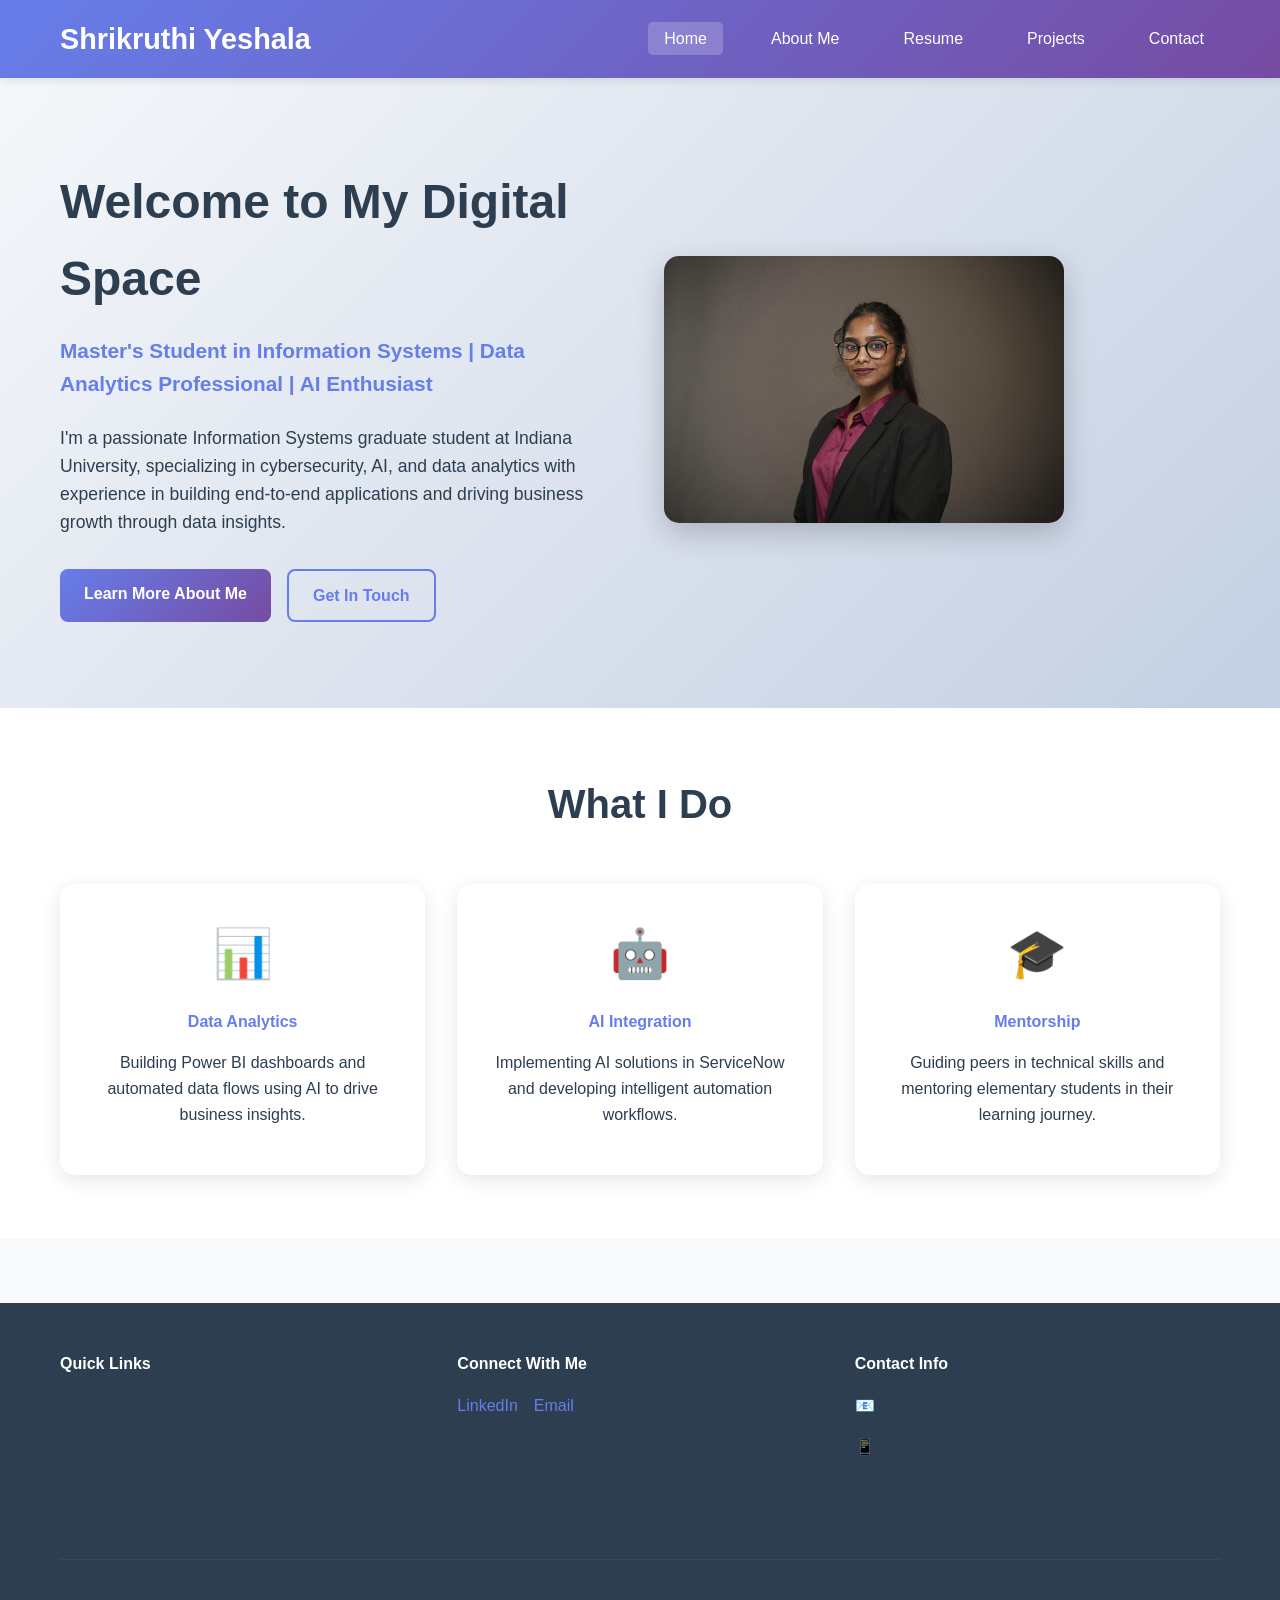
<file: index.html>
<!DOCTYPE html>
<html lang="en">
<head>
    <meta charset="UTF-8">
    <meta name="viewport" content="width=device-width, initial-scale=1.0">
    <title>Shrikruthi Yeshala - Personal Website</title>
    <link rel="stylesheet" href="styles.css">
</head>
<body>
    <header>
        <nav>
            <div class="nav-container">
                <div class="logo">
                    <h1>Shrikruthi Yeshala</h1>
                </div>
                <ul class="nav-links">
                    <li><a href="index.html" class="active">Home</a></li>
                    <li><a href="about.html">About Me</a></li>
                    <li><a href="resume.html">Resume</a></li>
                    <li><a href="projects.html">Projects</a></li>
                    <li><a href="contact.html">Contact</a></li>
                </ul>
                <div class="hamburger">
                    <span></span>
                    <span></span>
                    <span></span>
                </div>
            </div>
        </nav>
    </header>

    <main>
        <section class="hero">
            <div class="hero-content">
                <div class="hero-text">
                    <h2>Welcome to My Digital Space</h2>
                    <p class="hero-subtitle">Master's Student in Information Systems | Data Analytics Professional | AI Enthusiast</p>
                    <p class="hero-description">
                        I'm a passionate Information Systems graduate student at Indiana University, 
                        specializing in cybersecurity, AI, and data analytics with experience in 
                        building end-to-end applications and driving business growth through data insights.
                    </p>
                    <div class="hero-buttons">
                        <a href="about.html" class="btn btn-primary">Learn More About Me</a>
                        <a href="contact.html" class="btn btn-secondary">Get In Touch</a>
                    </div>
                </div>
                <div class="hero-image">
                    <img src="headshot1.jpg" alt="Shrikruthi Yeshala professional headshot" class="profile-img">
                </div>
            </div>
        </section>

        <section class="highlights">
            <div class="container">
                <h3>What I Do</h3>
                <div class="highlights-grid">
                    <div class="highlight-card">
                        <div class="highlight-icon">📊</div>
                        <h4>Data Analytics</h4>
                        <p>Building Power BI dashboards and automated data flows using AI to drive business insights.</p>
                    </div>
                    <div class="highlight-card">
                        <div class="highlight-icon">🤖</div>
                        <h4>AI Integration</h4>
                        <p>Implementing AI solutions in ServiceNow and developing intelligent automation workflows.</p>
                    </div>
                    <div class="highlight-card">
                        <div class="highlight-icon">🎓</div>
                        <h4>Mentorship</h4>
                        <p>Guiding peers in technical skills and mentoring elementary students in their learning journey.</p>
                    </div>
                </div>
            </div>
        </section>
    </main>

    <footer>
        <div class="container">
            <div class="footer-content">
                <div class="footer-section">
                    <h4>Quick Links</h4>
                    <ul>
                        <li><a href="about.html">About Me</a></li>
                        <li><a href="resume.html">Resume</a></li>
                        <li><a href="projects.html">Projects</a></li>
                        <li><a href="contact.html">Contact</a></li>
                    </ul>
                </div>
                <div class="footer-section">
                    <h4>Connect With Me</h4>
                    <div class="social-links">
                        <a href="https://www.linkedin.com/in/shrikruthi-yeshala/" target="_blank" rel="noopener noreferrer">LinkedIn</a>
                        <a href="mailto:syeshala@iu.edu">Email</a>
                    </div>
                </div>
                <div class="footer-section">
                    <h4>Contact Info</h4>
                    <p>📧 syeshala@iu.edu</p>
                    <p>📱 (929) 613-3750</p>
                </div>
            </div>
            <div class="footer-bottom">
                <p>&copy; 2024 Shrikruthi Yeshala. All rights reserved.</p>
            </div>
        </div>
    </footer>

    <script src="script.js"></script>
</body>
</html>
</file>
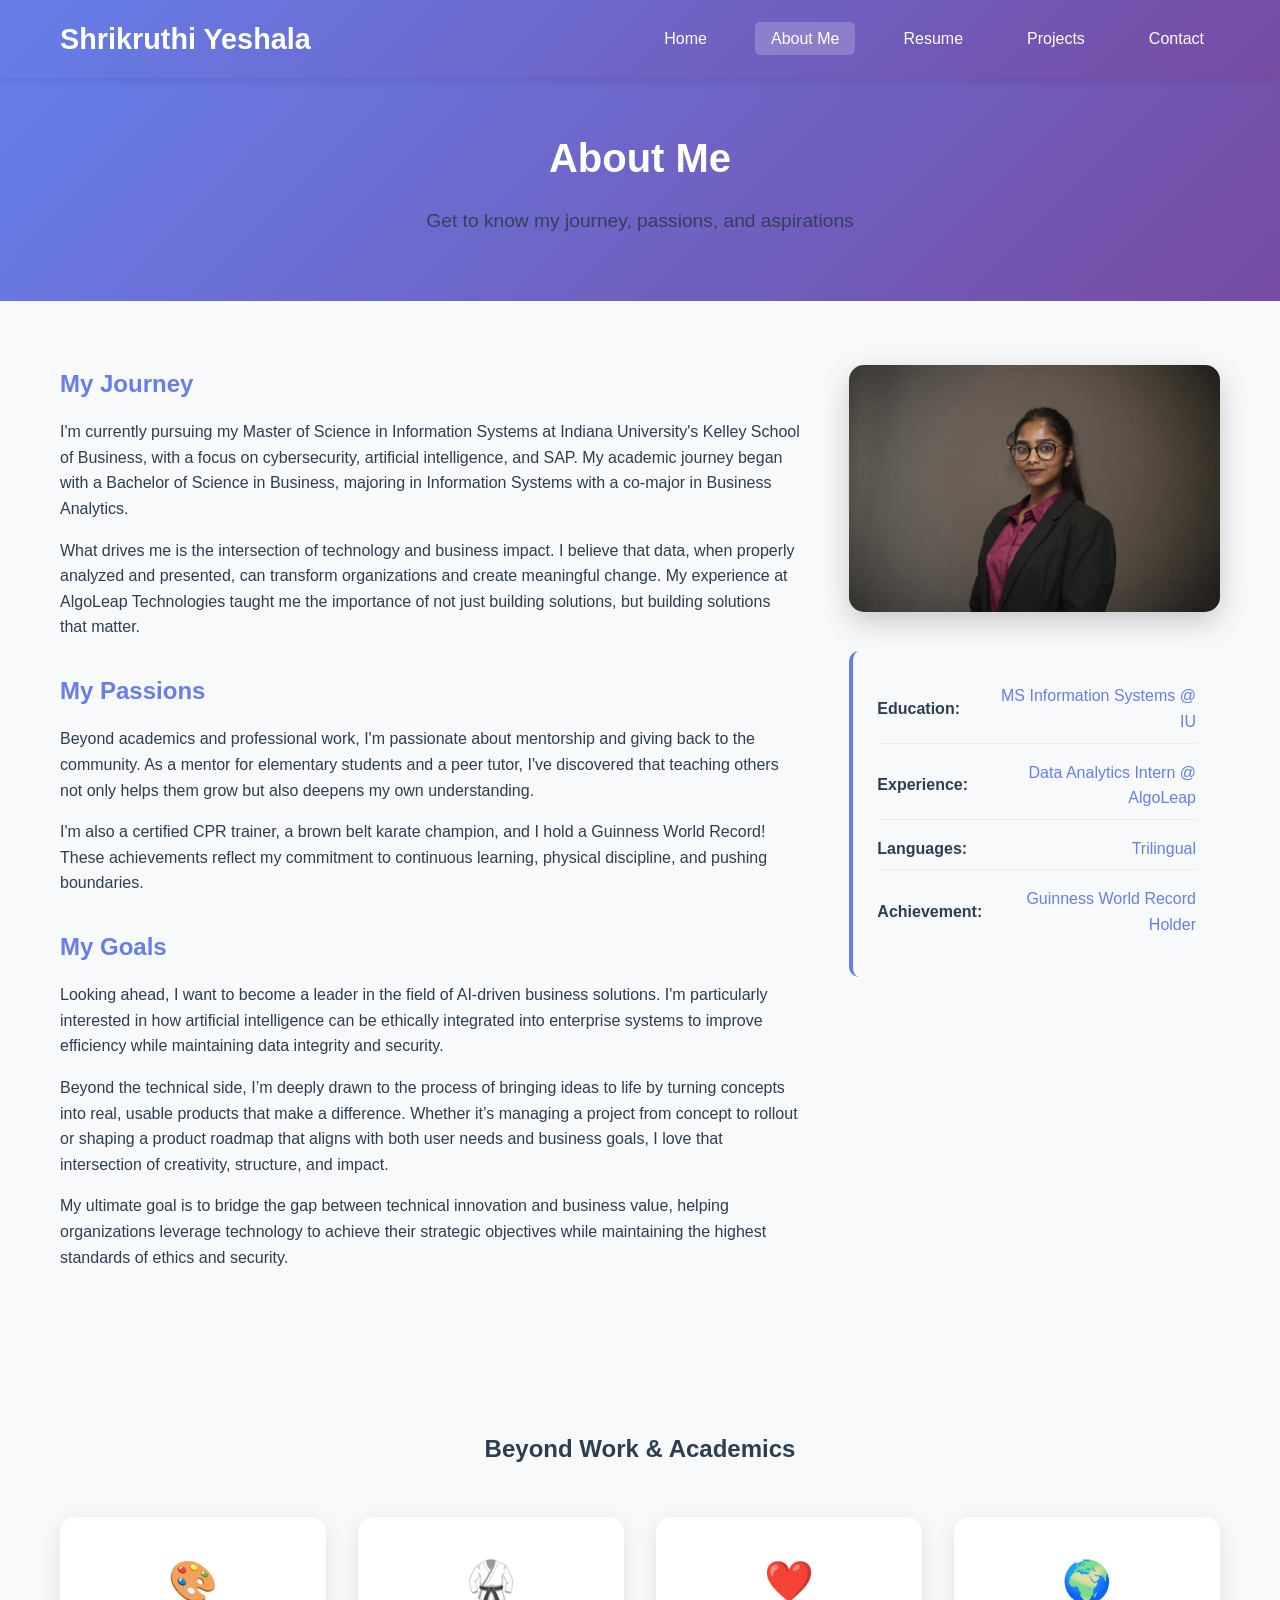
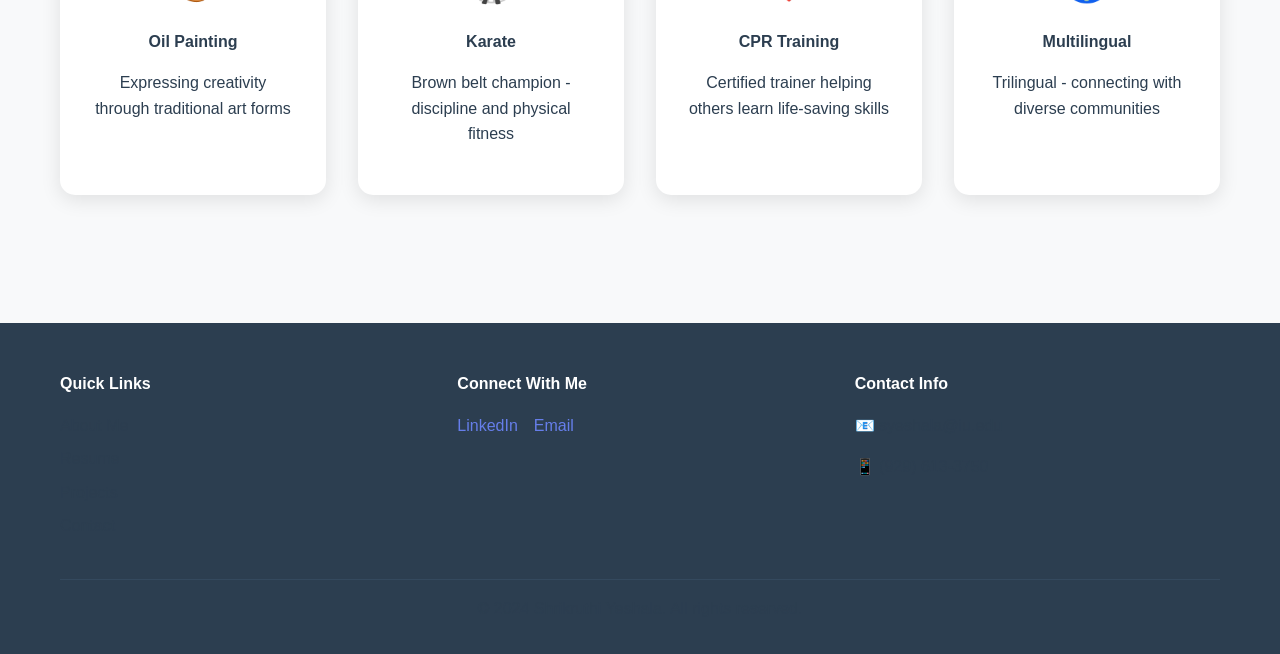
<file: about.html>
<!DOCTYPE html>
<html lang="en">
<head>
    <meta charset="UTF-8">
    <meta name="viewport" content="width=device-width, initial-scale=1.0">
    <title>About Me - Shrikruthi Yeshala</title>
    <link rel="stylesheet" href="styles.css">
</head>
<body>
    <header>
        <nav>
            <div class="nav-container">
                <div class="logo">
                    <h1>Shrikruthi Yeshala</h1>
                </div>
                <ul class="nav-links">
                    <li><a href="index.html">Home</a></li>
                    <li><a href="about.html" class="active">About Me</a></li>
                    <li><a href="resume.html">Resume</a></li>
                    <li><a href="projects.html">Projects</a></li>
                    <li><a href="contact.html">Contact</a></li>
                </ul>
                <div class="hamburger">
                    <span></span>
                    <span></span>
                    <span></span>
                </div>
            </div>
        </nav>
    </header>

    <main>
        <section class="page-header">
            <div class="container">
                <h2>About Me</h2>
                <p class="page-subtitle">Get to know my journey, passions, and aspirations</p>
            </div>
        </section>

        <section class="about-content">
            <div class="container">
                <div class="about-grid">
                    <div class="about-text">
                        <div class="about-section">
                            <h3>My Journey</h3>
                            <p>
                                I'm currently pursuing my Master of Science in Information Systems at Indiana University's 
                                Kelley School of Business, with a focus on cybersecurity, artificial intelligence, and SAP. 
                                My academic journey began with a Bachelor of Science in Business, majoring in Information 
                                Systems with a co-major in Business Analytics.
                            </p>
                            <p>
                                What drives me is the intersection of technology and business impact. I believe that 
                                data, when properly analyzed and presented, can transform organizations and create 
                                meaningful change. My experience at AlgoLeap Technologies taught me the importance 
                                of not just building solutions, but building solutions that matter.
                            </p>
                        </div>

                        <div class="about-section">
                            <h3>My Passions</h3>
                            <p>
                                Beyond academics and professional work, I'm passionate about mentorship and giving back 
                                to the community. As a mentor for elementary students and a peer tutor, I've discovered 
                                that teaching others not only helps them grow but also deepens my own understanding.
                            </p>
                            <p>
                                I'm also a certified CPR trainer, a brown belt karate champion, and I hold a Guinness 
                                World Record! These achievements reflect my commitment to continuous learning, physical 
                                discipline, and pushing boundaries.
                            </p>
                        </div>

                        <div class="about-section">
                            <h3>My Goals</h3>
                            <p>
                                Looking ahead, I want to become a leader in the field of AI-driven business solutions. 
                                I'm particularly interested in how artificial intelligence can be ethically integrated 
                                into enterprise systems to improve efficiency while maintaining data integrity and 
                                security.
                            </p>
                            <p>
                                Beyond the technical side, I’m deeply drawn to the process of bringing ideas to life by turning concepts into real, usable products that make a difference. Whether it’s managing a project from concept to rollout or shaping a product roadmap that aligns with both user needs and business goals, I love that intersection of creativity, structure, and impact.
                            </p>
                            <p>
                                My ultimate goal is to bridge the gap between technical innovation and business value, 
                                helping organizations leverage technology to achieve their strategic objectives while 
                                maintaining the highest standards of ethics and security.
                            </p>
                        </div>
                    </div>

                    <div class="about-image">
                        <img src="headshot1.jpg" alt="Shrikruthi Yeshala professional headshot" class="about-img">
                        <div class="about-highlights">
                            <div class="highlight-item">
                                <span class="highlight-label">Education:</span>
                                <span class="highlight-value">MS Information Systems @ IU</span>
                            </div>
                            <div class="highlight-item">
                                <span class="highlight-label">Experience:</span>
                                <span class="highlight-value">Data Analytics Intern @ AlgoLeap</span>
                            </div>
                            <div class="highlight-item">
                                <span class="highlight-label">Languages:</span>
                                <span class="highlight-value">Trilingual</span>
                            </div>
                            <div class="highlight-item">
                                <span class="highlight-label">Achievement:</span>
                                <span class="highlight-value">Guinness World Record Holder</span>
                            </div>
                        </div>
                    </div>
                </div>
            </div>
        </section>

        <section class="interests">
            <div class="container">
                <h3>Beyond Work & Academics</h3>
                <div class="interests-grid">
                    <div class="interest-card">
                        <div class="interest-icon">🎨</div>
                        <h4>Oil Painting</h4>
                        <p>Expressing creativity through traditional art forms</p>
                    </div>
                    <div class="interest-card">
                        <div class="interest-icon">🥋</div>
                        <h4>Karate</h4>
                        <p>Brown belt champion - discipline and physical fitness</p>
                    </div>
                    <div class="interest-card">
                        <div class="interest-icon">❤️</div>
                        <h4>CPR Training</h4>
                        <p>Certified trainer helping others learn life-saving skills</p>
                    </div>
                    <div class="interest-card">
                        <div class="interest-icon">🌍</div>
                        <h4>Multilingual</h4>
                        <p>Trilingual - connecting with diverse communities</p>
                    </div>
                </div>
            </div>
        </section>
    </main>

    <footer>
        <div class="container">
            <div class="footer-content">
                <div class="footer-section">
                    <h4>Quick Links</h4>
                    <ul>
                        <li><a href="about.html">About Me</a></li>
                        <li><a href="resume.html">Resume</a></li>
                        <li><a href="projects.html">Projects</a></li>
                        <li><a href="contact.html">Contact</a></li>
                    </ul>
                </div>
                <div class="footer-section">
                    <h4>Connect With Me</h4>
                    <div class="social-links">
                        <a href="https://www.linkedin.com/in/shrikruthi-yeshala/" target="_blank" rel="noopener noreferrer">LinkedIn</a>
                        <a href="mailto:syeshala@iu.edu">Email</a>
                    </div>
                </div>
                <div class="footer-section">
                    <h4>Contact Info</h4>
                    <p>📧 syeshala@iu.edu</p>
                    <p>📱 (929) 613-3750</p>
                </div>
            </div>
            <div class="footer-bottom">
                <p>&copy; 2024 Shrikruthi Yeshala. All rights reserved.</p>
            </div>
        </div>
    </footer>

    <script src="script.js"></script>
</body>
</html>
</file>
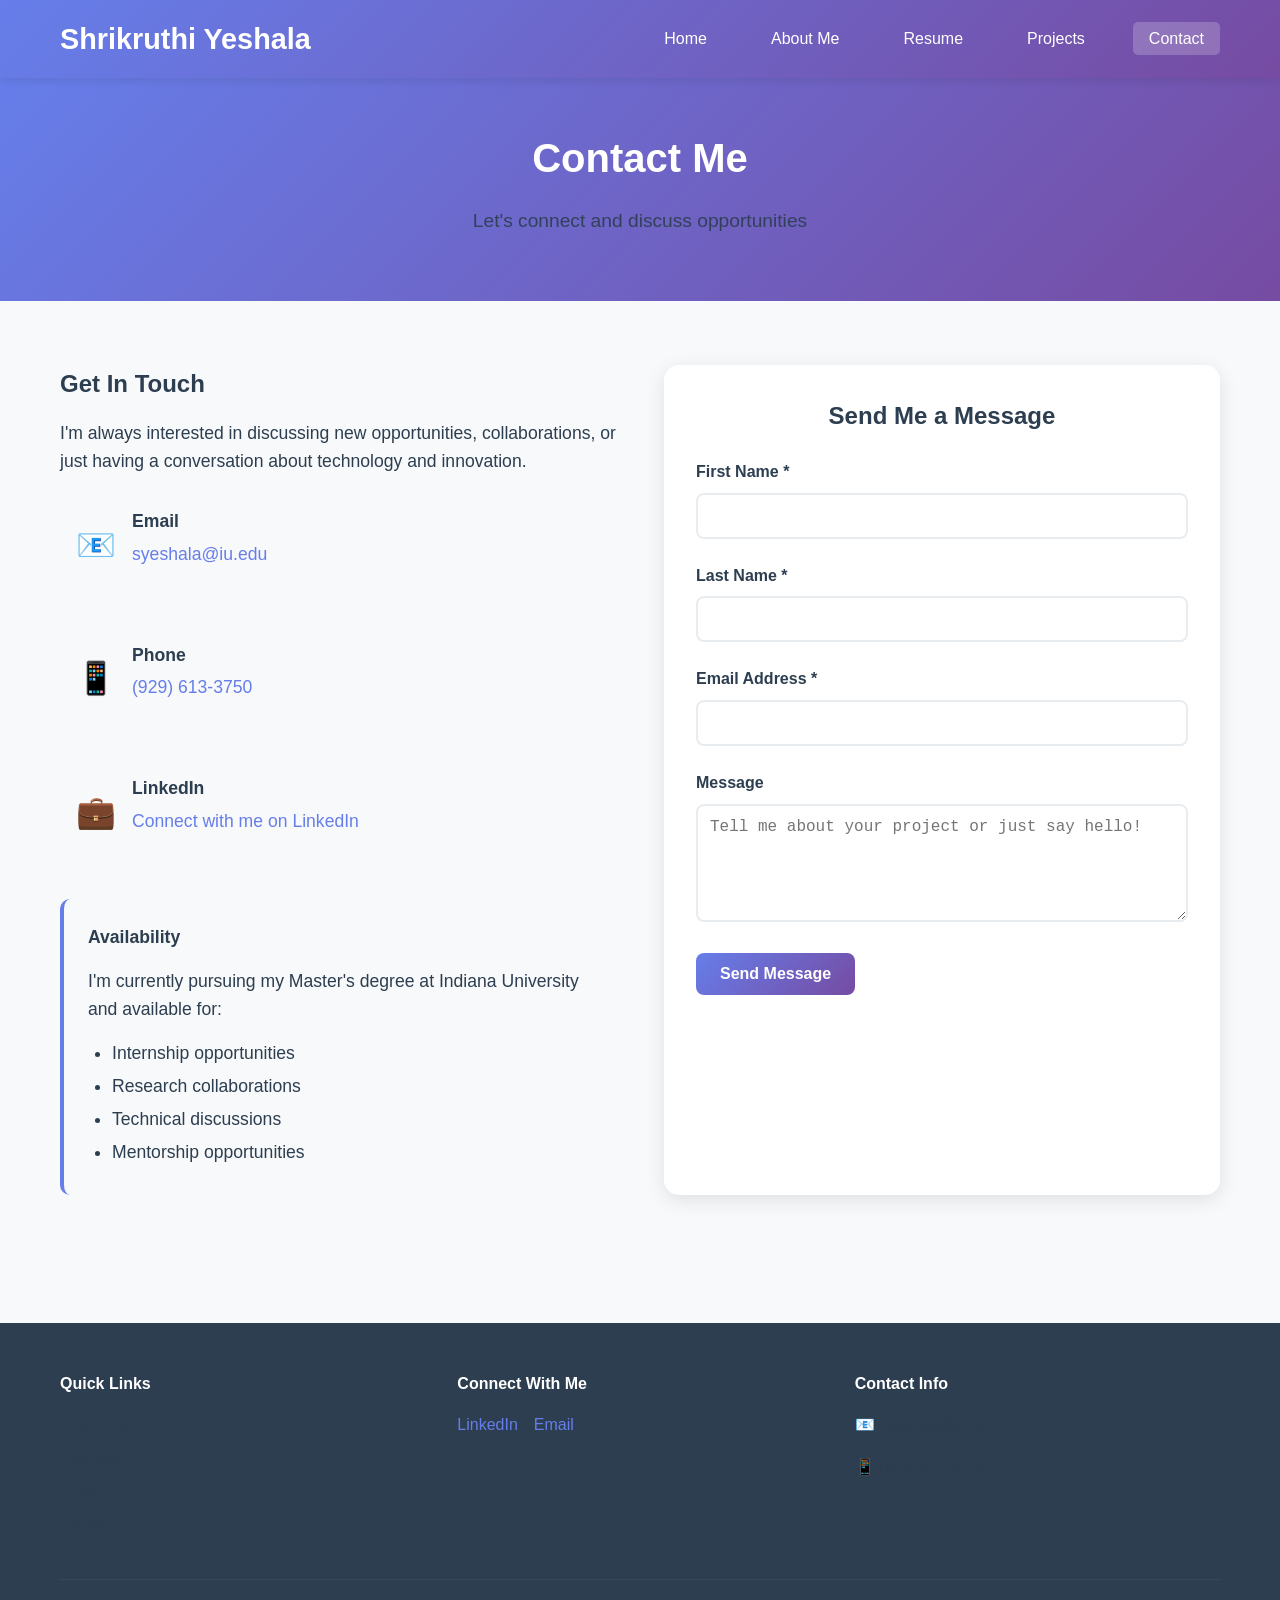
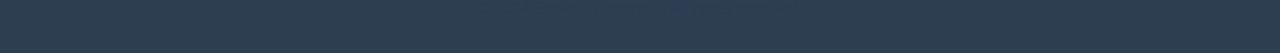
<file: contact.html>
<!DOCTYPE html>
<html lang="en">
<head>
    <meta charset="UTF-8">
    <meta name="viewport" content="width=device-width, initial-scale=1.0">
    <title>Contact - Shrikruthi Yeshala</title>
    <link rel="stylesheet" href="styles.css">
</head>
<body>
    <header>
        <nav>
            <div class="nav-container">
                <div class="logo">
                    <h1>Shrikruthi Yeshala</h1>
                </div>
                <ul class="nav-links">
                    <li><a href="index.html">Home</a></li>
                    <li><a href="about.html">About Me</a></li>
                    <li><a href="resume.html">Resume</a></li>
                    <li><a href="projects.html">Projects</a></li>
                    <li><a href="contact.html" class="active">Contact</a></li>
                </ul>
                <div class="hamburger">
                    <span></span>
                    <span></span>
                    <span></span>
                </div>
            </div>
        </nav>
    </header>

    <main>
        <section class="page-header">
            <div class="container">
                <h2>Contact Me</h2>
                <p class="page-subtitle">Let's connect and discuss opportunities</p>
            </div>
        </section>

        <section class="contact-content">
            <div class="container">
                <div class="contact-grid">
                    <div class="contact-info">
                        <h3>Get In Touch</h3>
                        <p>I'm always interested in discussing new opportunities, collaborations, or just having a conversation about technology and innovation.</p>
                        
                        <div class="contact-methods">
                            <div class="contact-method">
                                <div class="contact-icon">📧</div>
                                <div class="contact-details">
                                    <h4>Email</h4>
                                    <p><a href="mailto:syeshala@iu.edu">syeshala@iu.edu</a></p>
                                </div>
                            </div>
                            
                            <div class="contact-method">
                                <div class="contact-icon">📱</div>
                                <div class="contact-details">
                                    <h4>Phone</h4>
                                    <p><a href="tel:+19296133750">(929) 613-3750</a></p>
                                </div>
                            </div>
                            
                            <div class="contact-method">
                                <div class="contact-icon">💼</div>
                                <div class="contact-details">
                                    <h4>LinkedIn</h4>
                                    <p><a href="https://www.linkedin.com/in/shrikruthi-yeshala/" target="_blank" rel="noopener noreferrer">Connect with me on LinkedIn</a></p>
                                </div>
                            </div>
                        </div>

                        <div class="availability">
                            <h4>Availability</h4>
                            <p>I'm currently pursuing my Master's degree at Indiana University and available for:</p>
                            <ul>
                                <li>Internship opportunities</li>
                                <li>Research collaborations</li>
                                <li>Technical discussions</li>
                                <li>Mentorship opportunities</li>
                            </ul>
                        </div>
                    </div>

                    <div class="contact-form-container">
                        <h3>Send Me a Message</h3>
                        <form id="contactForm" class="contact-form" action="https://formsubmit.co/syeshala@iu.edu" method="POST" novalidate>
                            <input type="hidden" name="_subject" value="New message from personasite contact form">
                            <input type="hidden" name="_captcha" value="false">
                            <input type="hidden" name="_template" value="table">
                            <input type="hidden" name="_next" id="formNextUrl" value="">
                            <input type="hidden" name="_replyto" id="formReplyTo" value="">
                            <div id="formStatus" class="form-alert" role="status" aria-live="polite"></div>
                            <div class="form-group">
                                <label for="firstName">First Name *</label>
                                <input type="text" id="firstName" name="firstName" required>
                                <span class="error-message" id="firstNameError"></span>
                            </div>

                            <div class="form-group">
                                <label for="lastName">Last Name *</label>
                                <input type="text" id="lastName" name="lastName" required>
                                <span class="error-message" id="lastNameError"></span>
                            </div>

                            <div class="form-group">
                                <label for="email">Email Address *</label>
                                <input type="email" id="email" name="email" required pattern="[a-z0-9._%+-]+@[a-z0-9.-]+\.[a-z]{2,}$">
                                <span class="error-message" id="emailError"></span>
                            </div>

                            <div class="form-group">
                                <label for="message">Message</label>
                                <textarea id="message" name="message" rows="5" placeholder="Tell me about your project or just say hello!"></textarea>
                            </div>

                            <button type="submit" class="btn btn-primary">Send Message</button>
                        </form>
                    </div>
                </div>
            </div>
        </section>
    </main>

    <footer>
        <div class="container">
            <div class="footer-content">
                <div class="footer-section">
                    <h4>Quick Links</h4>
                    <ul>
                        <li><a href="about.html">About Me</a></li>
                        <li><a href="resume.html">Resume</a></li>
                        <li><a href="projects.html">Projects</a></li>
                        <li><a href="contact.html">Contact</a></li>
                    </ul>
                </div>
                <div class="footer-section">
                    <h4>Connect With Me</h4>
                    <div class="social-links">
                        <a href="https://www.linkedin.com/in/shrikruthi-yeshala/" target="_blank" rel="noopener noreferrer">LinkedIn</a>
                        <a href="mailto:syeshala@iu.edu">Email</a>
                    </div>
                </div>
                <div class="footer-section">
                    <h4>Contact Info</h4>
                    <p>📧 syeshala@iu.edu</p>
                    <p>📱 (929) 613-3750</p>
                </div>
            </div>
            <div class="footer-bottom">
                <p>&copy; 2024 Shrikruthi Yeshala. All rights reserved.</p>
            </div>
        </div>
    </footer>

    <script src="script.js"></script>
</body>
</html>
</file>
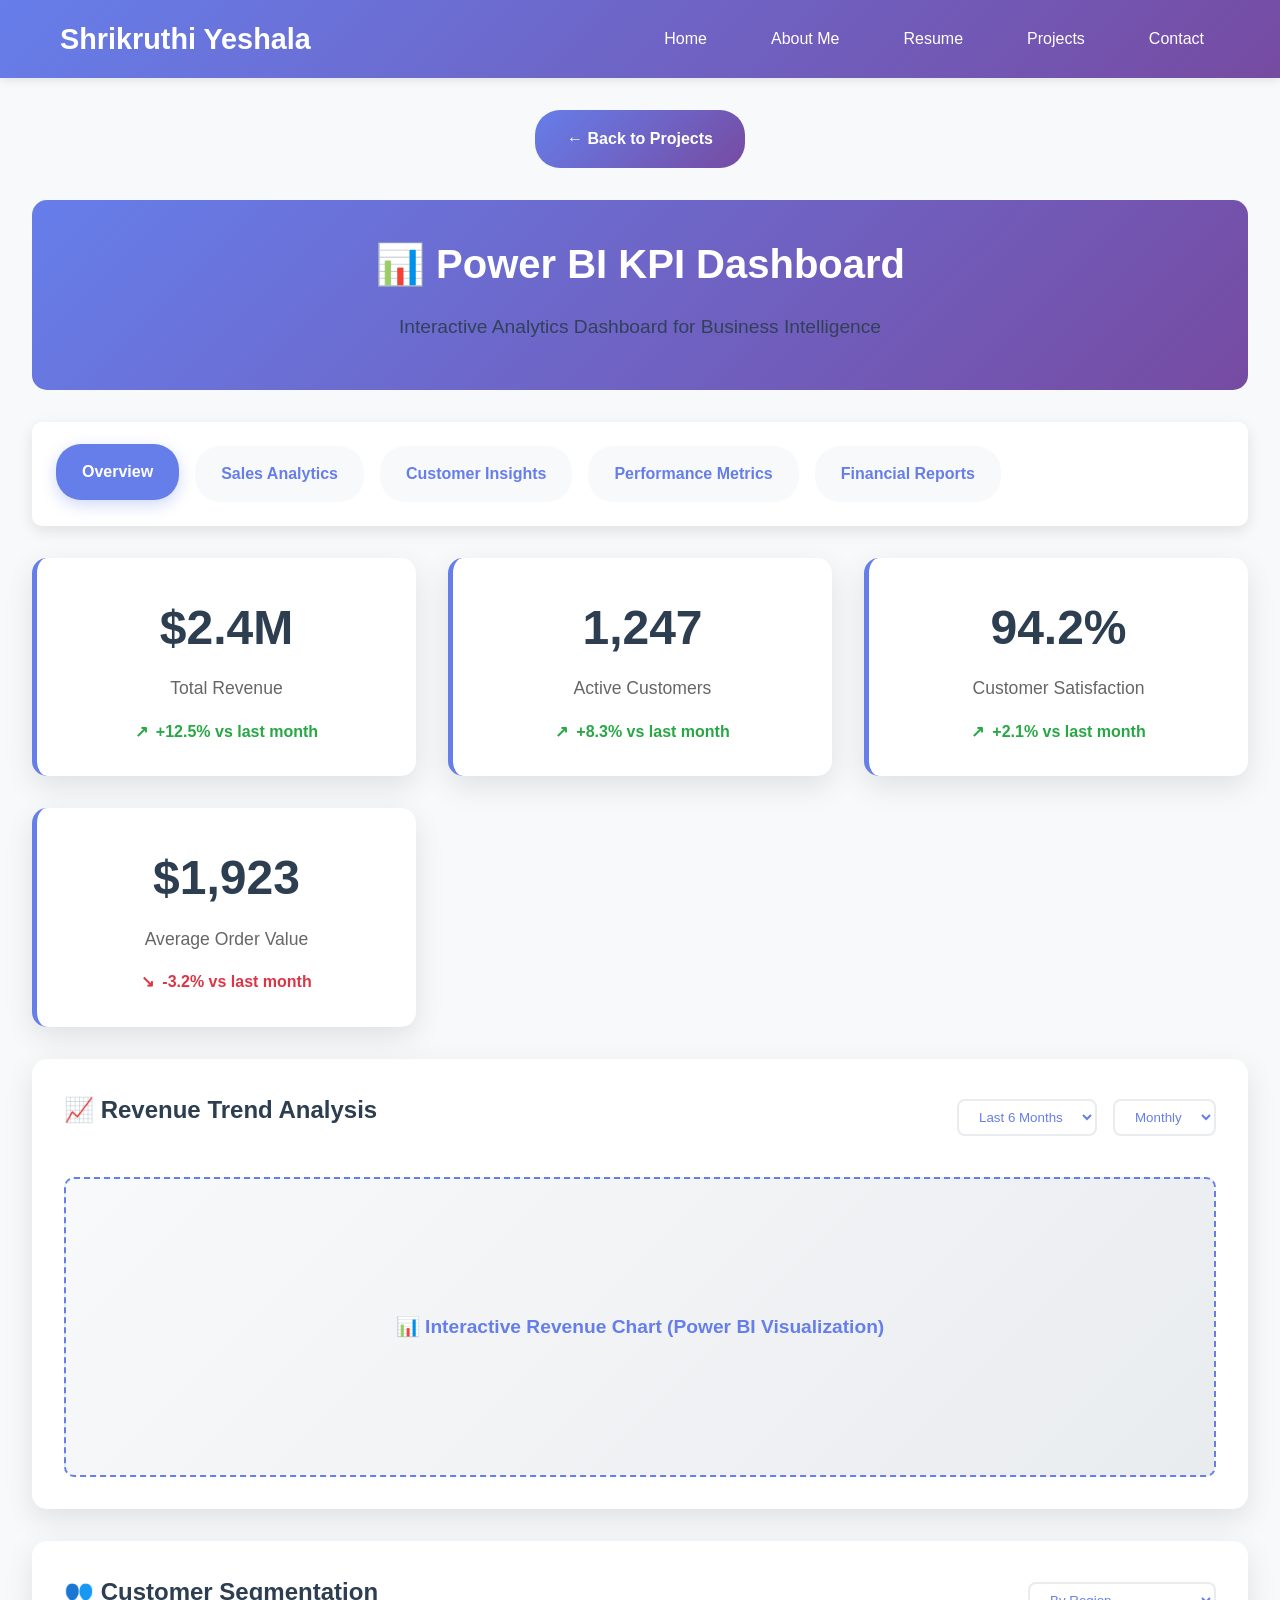
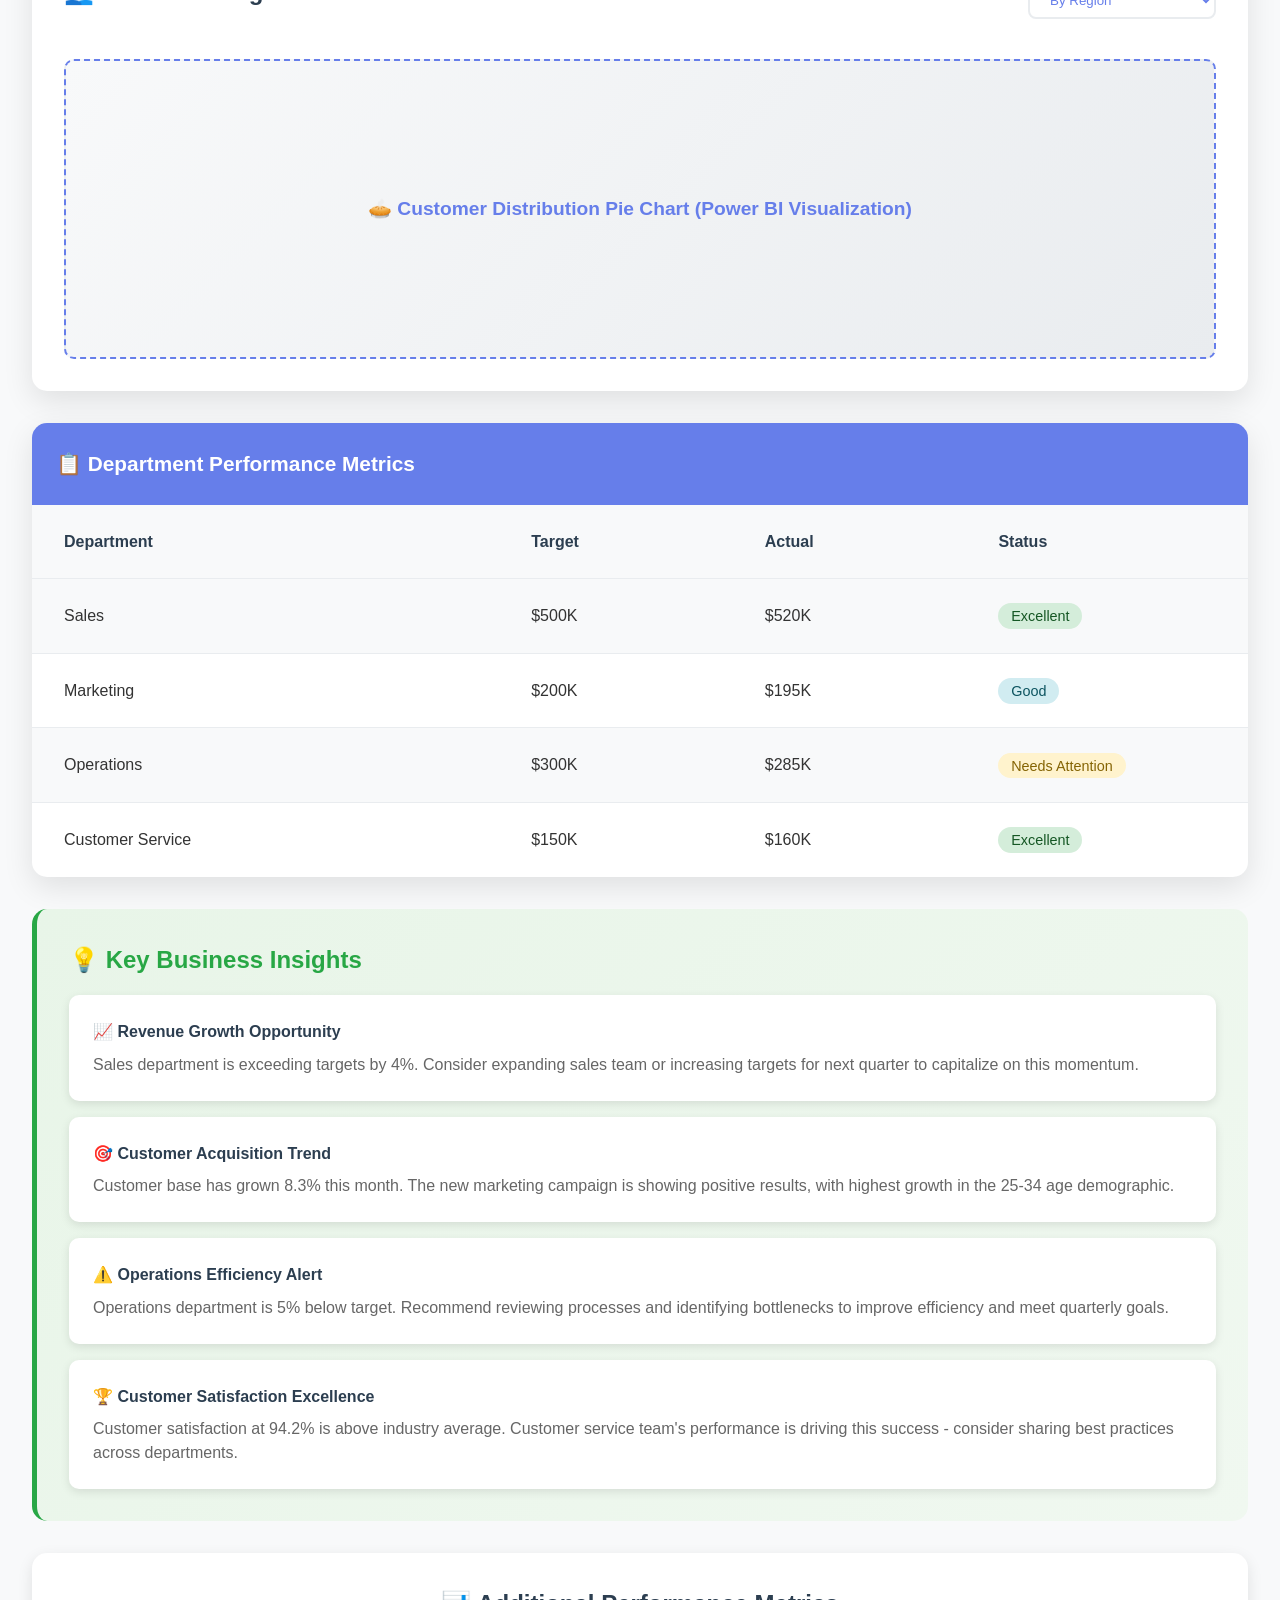
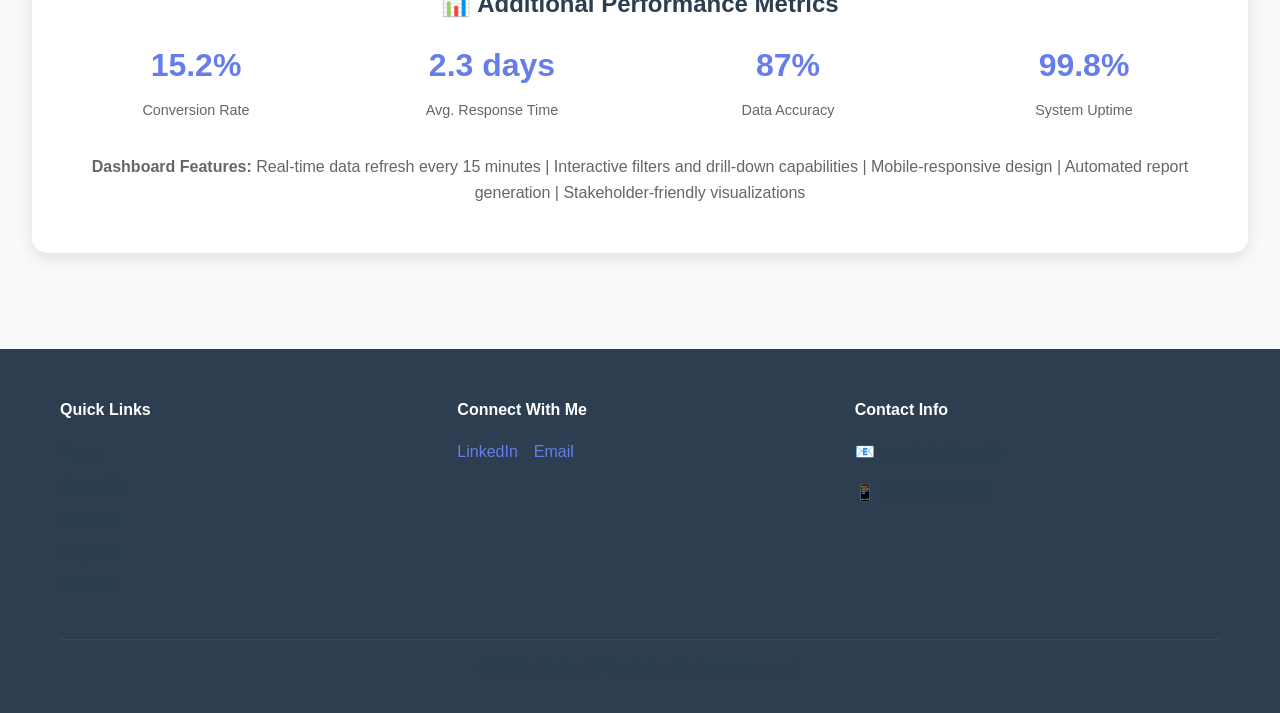
<file: powerbi-dashboard.html>
<!DOCTYPE html>
<html lang="en">
<head>
    <meta charset="UTF-8">
    <meta name="viewport" content="width=device-width, initial-scale=1.0">
    <title>Power BI KPI Dashboard - Shrikruthi Yeshala</title>
    <link rel="stylesheet" href="styles.css">
    <style>
        .dashboard-container {
            max-width: 1400px;
            margin: 0 auto;
            padding: 2rem;
            background: #f8f9fa;
        }
        
        .dashboard-header {
            background: linear-gradient(135deg, #667eea 0%, #764ba2 100%);
            color: white;
            padding: 2rem;
            border-radius: 15px;
            margin-bottom: 2rem;
            text-align: center;
        }
        
        .dashboard-header h1 {
            color: white;
            font-size: 2.5rem;
            margin-bottom: 1rem;
        }
        
        .dashboard-header .subtitle {
            font-size: 1.2rem;
            opacity: 0.9;
        }
        
        .dashboard-nav {
            background: white;
            padding: 1.5rem;
            border-radius: 10px;
            margin-bottom: 2rem;
            box-shadow: 0 5px 15px rgba(0,0,0,0.1);
        }
        
        .nav-tabs {
            display: flex;
            gap: 1rem;
            flex-wrap: wrap;
        }
        
        .nav-tab {
            background: #f8f9fa;
            color: #667eea;
            padding: 0.8rem 1.5rem;
            border-radius: 25px;
            text-decoration: none;
            font-weight: 600;
            transition: all 0.3s ease;
            border: 2px solid transparent;
        }
        
        .nav-tab:hover,
        .nav-tab.active {
            background: #667eea;
            color: white;
            transform: translateY(-2px);
            box-shadow: 0 5px 15px rgba(102, 126, 234, 0.3);
        }
        
        .dashboard-grid {
            display: grid;
            grid-template-columns: repeat(auto-fit, minmax(300px, 1fr));
            gap: 2rem;
            margin-bottom: 2rem;
        }
        
        .kpi-card {
            background: white;
            padding: 2rem;
            border-radius: 15px;
            box-shadow: 0 10px 30px rgba(0,0,0,0.1);
            text-align: center;
            transition: transform 0.3s ease, box-shadow 0.3s ease;
            border-left: 5px solid #667eea;
        }
        
        .kpi-card:hover {
            transform: translateY(-5px);
            box-shadow: 0 15px 40px rgba(0,0,0,0.15);
        }
        
        .kpi-number {
            font-size: 3rem;
            font-weight: 700;
            color: #2c3e50;
            margin-bottom: 0.5rem;
        }
        
        .kpi-label {
            color: #666;
            font-size: 1.1rem;
            margin-bottom: 1rem;
        }
        
        .kpi-change {
            display: flex;
            align-items: center;
            justify-content: center;
            gap: 0.5rem;
            font-weight: 600;
        }
        
        .kpi-change.positive {
            color: #28a745;
        }
        
        .kpi-change.negative {
            color: #dc3545;
        }
        
        .chart-container {
            background: white;
            padding: 2rem;
            border-radius: 15px;
            box-shadow: 0 10px 30px rgba(0,0,0,0.1);
            margin-bottom: 2rem;
        }
        
        .chart-header {
            display: flex;
            justify-content: space-between;
            align-items: center;
            margin-bottom: 2rem;
        }
        
        .chart-title {
            color: #2c3e50;
            font-size: 1.5rem;
            font-weight: 600;
        }
        
        .chart-controls {
            display: flex;
            gap: 1rem;
            align-items: center;
        }
        
        .chart-filter {
            padding: 0.5rem 1rem;
            border: 2px solid #e9ecef;
            border-radius: 8px;
            background: white;
            color: #667eea;
            font-weight: 500;
        }
        
        .chart-filter:focus {
            outline: none;
            border-color: #667eea;
        }
        
        .mock-chart {
            height: 300px;
            background: linear-gradient(135deg, #f8f9fa 0%, #e9ecef 100%);
            border-radius: 10px;
            display: flex;
            align-items: center;
            justify-content: center;
            color: #667eea;
            font-size: 1.2rem;
            font-weight: 600;
            border: 2px dashed #667eea;
        }
        
        .data-table {
            background: white;
            border-radius: 15px;
            box-shadow: 0 10px 30px rgba(0,0,0,0.1);
            overflow: hidden;
            margin-bottom: 2rem;
        }
        
        .table-header {
            background: #667eea;
            color: white;
            padding: 1.5rem;
            font-size: 1.3rem;
            font-weight: 600;
        }
        
        .table-content {
            padding: 0;
        }
        
        .table-row {
            display: grid;
            grid-template-columns: 2fr 1fr 1fr 1fr;
            padding: 1rem 1.5rem;
            border-bottom: 1px solid #e9ecef;
            align-items: center;
        }
        
        .table-row:last-child {
            border-bottom: none;
        }
        
        .table-row:nth-child(even) {
            background: #f8f9fa;
        }
        
        .table-header-row {
            background: #f8f9fa;
            font-weight: 600;
            color: #2c3e50;
        }
        
        .table-cell {
            padding: 0.5rem;
        }
        
        .status-badge {
            padding: 0.3rem 0.8rem;
            border-radius: 15px;
            font-size: 0.9rem;
            font-weight: 500;
        }
        
        .status-badge.excellent {
            background: #d4edda;
            color: #155724;
        }
        
        .status-badge.good {
            background: #d1ecf1;
            color: #0c5460;
        }
        
        .status-badge.warning {
            background: #fff3cd;
            color: #856404;
        }
        
        .insights-panel {
            background: linear-gradient(135deg, #e8f5e8 0%, #f0f8f0 100%);
            padding: 2rem;
            border-radius: 15px;
            border-left: 5px solid #28a745;
            margin-bottom: 2rem;
        }
        
        .insights-panel h3 {
            color: #28a745;
            margin-bottom: 1rem;
        }
        
        .insight-item {
            background: white;
            padding: 1.5rem;
            border-radius: 10px;
            margin-bottom: 1rem;
            box-shadow: 0 3px 10px rgba(0,0,0,0.1);
        }
        
        .insight-item:last-child {
            margin-bottom: 0;
        }
        
        .insight-item h4 {
            color: #2c3e50;
            margin-bottom: 0.5rem;
        }
        
        .insight-item p {
            color: #666;
            margin: 0;
            line-height: 1.5;
        }
        
        .back-to-projects {
            text-align: center;
            margin-bottom: 2rem;
        }
        
        .back-to-projects a {
            background: linear-gradient(135deg, #667eea 0%, #764ba2 100%);
            color: white;
            padding: 1rem 2rem;
            border-radius: 25px;
            text-decoration: none;
            font-weight: 600;
            transition: transform 0.3s ease, box-shadow 0.3s ease;
            display: inline-block;
        }
        
        .back-to-projects a:hover {
            transform: translateY(-2px);
            box-shadow: 0 10px 25px rgba(102, 126, 234, 0.4);
        }
        
        .dashboard-footer {
            background: white;
            padding: 2rem;
            border-radius: 15px;
            box-shadow: 0 5px 15px rgba(0,0,0,0.1);
            text-align: center;
        }
        
        .footer-stats {
            display: grid;
            grid-template-columns: repeat(auto-fit, minmax(200px, 1fr));
            gap: 2rem;
            margin-bottom: 2rem;
        }
        
        .footer-stat {
            text-align: center;
        }
        
        .footer-stat-number {
            font-size: 2rem;
            font-weight: 700;
            color: #667eea;
            margin-bottom: 0.5rem;
        }
        
        .footer-stat-label {
            color: #666;
            font-size: 0.9rem;
        }
        
        @media (max-width: 768px) {
            .dashboard-container {
                padding: 1rem;
            }
            
            .dashboard-grid {
                grid-template-columns: 1fr;
            }
            
            .table-row {
                grid-template-columns: 1fr;
                gap: 0.5rem;
            }
            
            .nav-tabs {
                flex-direction: column;
            }
        }
    </style>
</head>
<body>
    <header>
        <nav>
            <div class="nav-container">
                <div class="logo">
                    <h1>Shrikruthi Yeshala</h1>
                </div>
                <ul class="nav-links">
                    <li><a href="index.html">Home</a></li>
                    <li><a href="about.html">About Me</a></li>
                    <li><a href="resume.html">Resume</a></li>
                    <li><a href="projects.html">Projects</a></li>
                    <li><a href="contact.html">Contact</a></li>
                </ul>
                <div class="hamburger">
                    <span></span>
                    <span></span>
                    <span></span>
                </div>
            </div>
        </nav>
    </header>

    <main>
        <div class="dashboard-container">
            <div class="back-to-projects">
                <a href="projects.html">← Back to Projects</a>
            </div>
            
            <div class="dashboard-header">
                <h1>📊 Power BI KPI Dashboard</h1>
                <p class="subtitle">Interactive Analytics Dashboard for Business Intelligence</p>
            </div>

            <div class="dashboard-nav">
                <div class="nav-tabs">
                    <a href="#" class="nav-tab active">Overview</a>
                    <a href="#" class="nav-tab">Sales Analytics</a>
                    <a href="#" class="nav-tab">Customer Insights</a>
                    <a href="#" class="nav-tab">Performance Metrics</a>
                    <a href="#" class="nav-tab">Financial Reports</a>
                </div>
            </div>

            <!-- KPI Cards Section -->
            <div class="dashboard-grid">
                <div class="kpi-card">
                    <div class="kpi-number">$2.4M</div>
                    <div class="kpi-label">Total Revenue</div>
                    <div class="kpi-change positive">
                        <span>↗</span> +12.5% vs last month
                    </div>
                </div>
                
                <div class="kpi-card">
                    <div class="kpi-number">1,247</div>
                    <div class="kpi-label">Active Customers</div>
                    <div class="kpi-change positive">
                        <span>↗</span> +8.3% vs last month
                    </div>
                </div>
                
                <div class="kpi-card">
                    <div class="kpi-number">94.2%</div>
                    <div class="kpi-label">Customer Satisfaction</div>
                    <div class="kpi-change positive">
                        <span>↗</span> +2.1% vs last month
                    </div>
                </div>
                
                <div class="kpi-card">
                    <div class="kpi-number">$1,923</div>
                    <div class="kpi-label">Average Order Value</div>
                    <div class="kpi-change negative">
                        <span>↘</span> -3.2% vs last month
                    </div>
                </div>
            </div>

            <!-- Revenue Trend Chart -->
            <div class="chart-container">
                <div class="chart-header">
                    <h3 class="chart-title">📈 Revenue Trend Analysis</h3>
                    <div class="chart-controls">
                        <select class="chart-filter">
                            <option>Last 6 Months</option>
                            <option>Last Year</option>
                            <option>Last 2 Years</option>
                        </select>
                        <select class="chart-filter">
                            <option>Monthly</option>
                            <option>Weekly</option>
                            <option>Daily</option>
                        </select>
                    </div>
                </div>
                <div class="mock-chart">
                    📊 Interactive Revenue Chart (Power BI Visualization)
                </div>
            </div>

            <!-- Customer Analytics Chart -->
            <div class="chart-container">
                <div class="chart-header">
                    <h3 class="chart-title">👥 Customer Segmentation</h3>
                    <div class="chart-controls">
                        <select class="chart-filter">
                            <option>By Region</option>
                            <option>By Age Group</option>
                            <option>By Purchase Behavior</option>
                        </select>
                    </div>
                </div>
                <div class="mock-chart">
                    🥧 Customer Distribution Pie Chart (Power BI Visualization)
                </div>
            </div>

            <!-- Performance Metrics Table -->
            <div class="data-table">
                <div class="table-header">📋 Department Performance Metrics</div>
                <div class="table-content">
                    <div class="table-row table-header-row">
                        <div class="table-cell">Department</div>
                        <div class="table-cell">Target</div>
                        <div class="table-cell">Actual</div>
                        <div class="table-cell">Status</div>
                    </div>
                    <div class="table-row">
                        <div class="table-cell">Sales</div>
                        <div class="table-cell">$500K</div>
                        <div class="table-cell">$520K</div>
                        <div class="table-cell">
                            <span class="status-badge excellent">Excellent</span>
                        </div>
                    </div>
                    <div class="table-row">
                        <div class="table-cell">Marketing</div>
                        <div class="table-cell">$200K</div>
                        <div class="table-cell">$195K</div>
                        <div class="table-cell">
                            <span class="status-badge good">Good</span>
                        </div>
                    </div>
                    <div class="table-row">
                        <div class="table-cell">Operations</div>
                        <div class="table-cell">$300K</div>
                        <div class="table-cell">$285K</div>
                        <div class="table-cell">
                            <span class="status-badge warning">Needs Attention</span>
                        </div>
                    </div>
                    <div class="table-row">
                        <div class="table-cell">Customer Service</div>
                        <div class="table-cell">$150K</div>
                        <div class="table-cell">$160K</div>
                        <div class="table-cell">
                            <span class="status-badge excellent">Excellent</span>
                        </div>
                    </div>
                </div>
            </div>

            <!-- Business Insights Panel -->
            <div class="insights-panel">
                <h3>💡 Key Business Insights</h3>
                
                <div class="insight-item">
                    <h4>📈 Revenue Growth Opportunity</h4>
                    <p>Sales department is exceeding targets by 4%. Consider expanding sales team or increasing targets for next quarter to capitalize on this momentum.</p>
                </div>
                
                <div class="insight-item">
                    <h4>🎯 Customer Acquisition Trend</h4>
                    <p>Customer base has grown 8.3% this month. The new marketing campaign is showing positive results, with highest growth in the 25-34 age demographic.</p>
                </div>
                
                <div class="insight-item">
                    <h4>⚠️ Operations Efficiency Alert</h4>
                    <p>Operations department is 5% below target. Recommend reviewing processes and identifying bottlenecks to improve efficiency and meet quarterly goals.</p>
                </div>
                
                <div class="insight-item">
                    <h4>🏆 Customer Satisfaction Excellence</h4>
                    <p>Customer satisfaction at 94.2% is above industry average. Customer service team's performance is driving this success - consider sharing best practices across departments.</p>
                </div>
            </div>

            <!-- Dashboard Footer with Additional Metrics -->
            <div class="dashboard-footer">
                <h3>📊 Additional Performance Metrics</h3>
                <div class="footer-stats">
                    <div class="footer-stat">
                        <div class="footer-stat-number">15.2%</div>
                        <div class="footer-stat-label">Conversion Rate</div>
                    </div>
                    <div class="footer-stat">
                        <div class="footer-stat-number">2.3 days</div>
                        <div class="footer-stat-label">Avg. Response Time</div>
                    </div>
                    <div class="footer-stat">
                        <div class="footer-stat-number">87%</div>
                        <div class="footer-stat-label">Data Accuracy</div>
                    </div>
                    <div class="footer-stat">
                        <div class="footer-stat-number">99.8%</div>
                        <div class="footer-stat-label">System Uptime</div>
                    </div>
                </div>
                
                <p style="color: #666; margin-top: 2rem;">
                    <strong>Dashboard Features:</strong> Real-time data refresh every 15 minutes | Interactive filters and drill-down capabilities | 
                    Mobile-responsive design | Automated report generation | Stakeholder-friendly visualizations
                </p>
            </div>
        </div>
    </main>

    <footer>
        <div class="container">
            <div class="footer-content">
                <div class="footer-section">
                    <h4>Quick Links</h4>
                    <ul>
                        <li><a href="index.html">Home</a></li>
                        <li><a href="about.html">About Me</a></li>
                        <li><a href="resume.html">Resume</a></li>
                        <li><a href="projects.html">Projects</a></li>
                        <li><a href="contact.html">Contact</a></li>
                    </ul>
                </div>
                <div class="footer-section">
                    <h4>Connect With Me</h4>
                    <div class="social-links">
                        <a href="https://www.linkedin.com/in/shrikruthi-yeshala/" target="_blank" rel="noopener noreferrer">LinkedIn</a>
                        <a href="mailto:syeshala@iu.edu">Email</a>
                    </div>
                </div>
                <div class="footer-section">
                    <h4>Contact Info</h4>
                    <p>📧 syeshala@iu.edu</p>
                    <p>📱 (929) 613-3750</p>
                </div>
            </div>
            <div class="footer-bottom">
                <p>&copy; 2024 Shrikruthi Yeshala. All rights reserved.</p>
            </div>
        </div>
    </footer>

    <script src="script.js"></script>
</body>
</html>
</file>
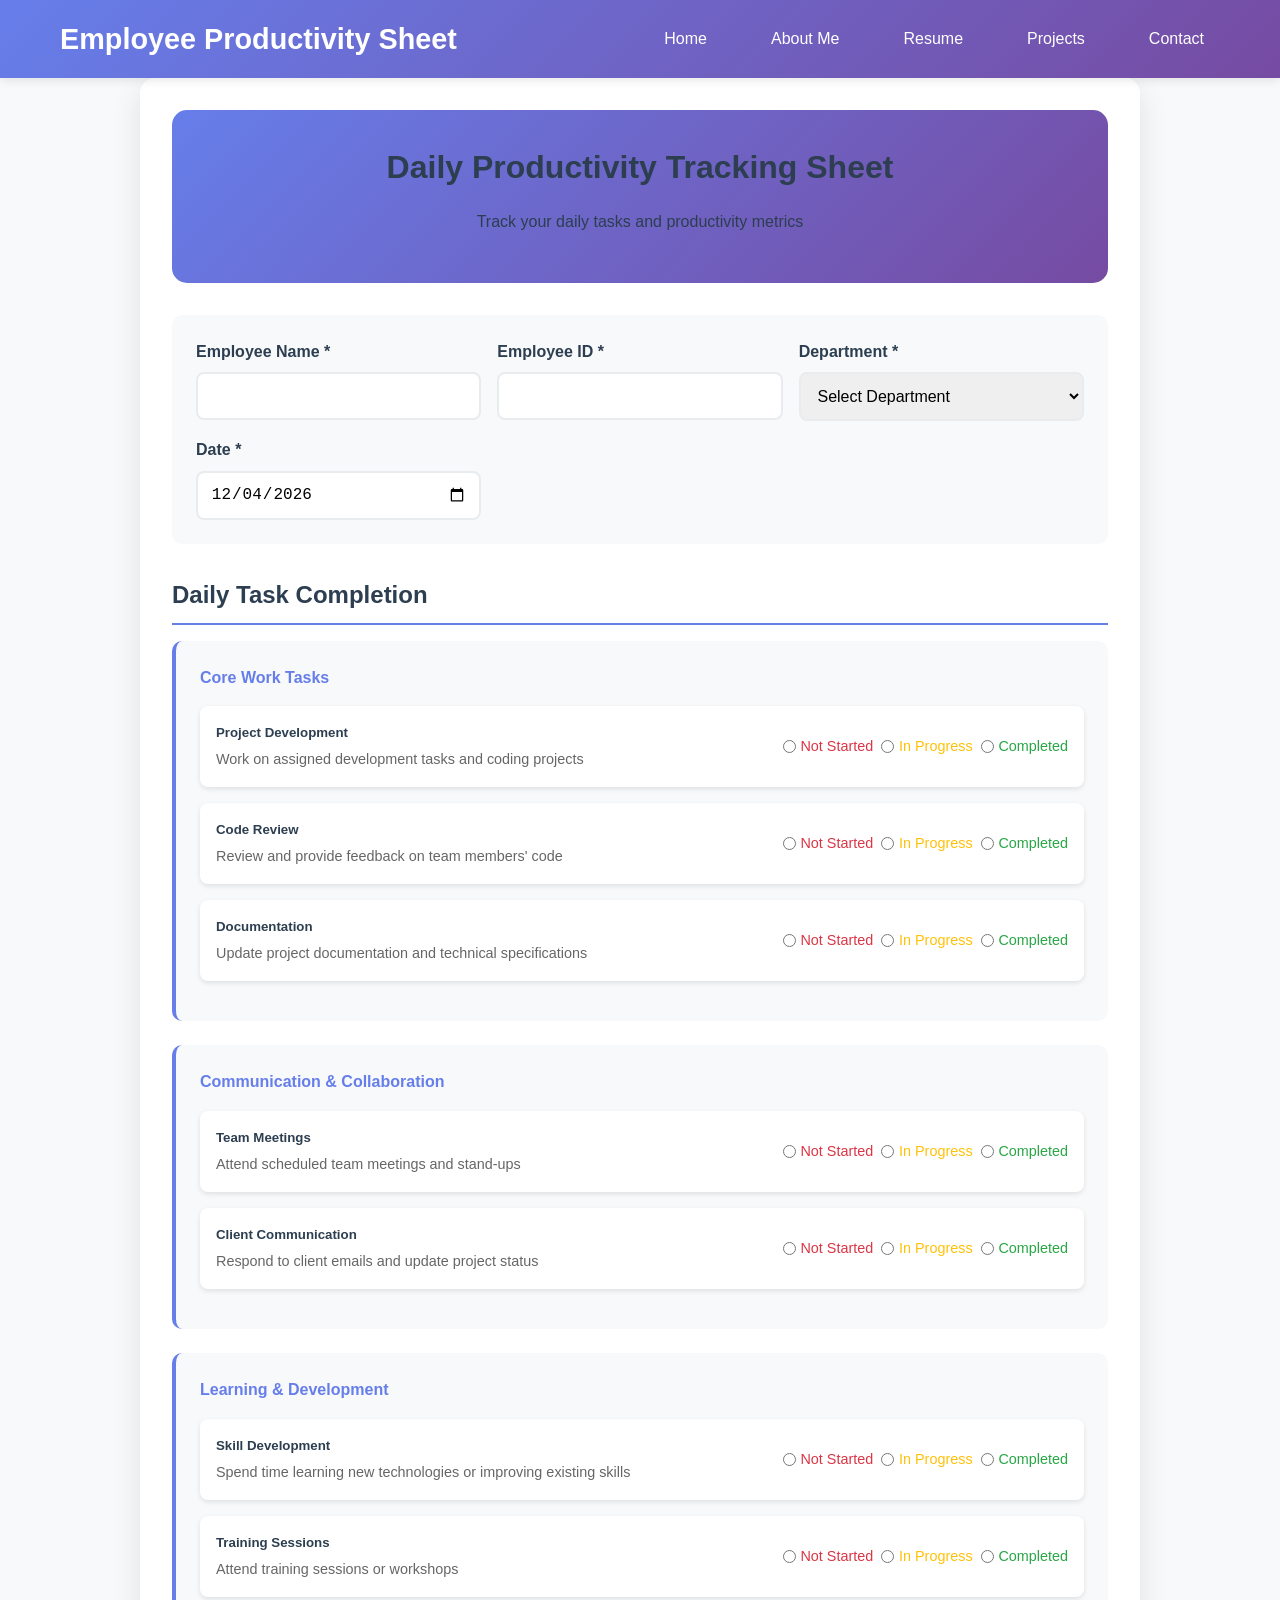
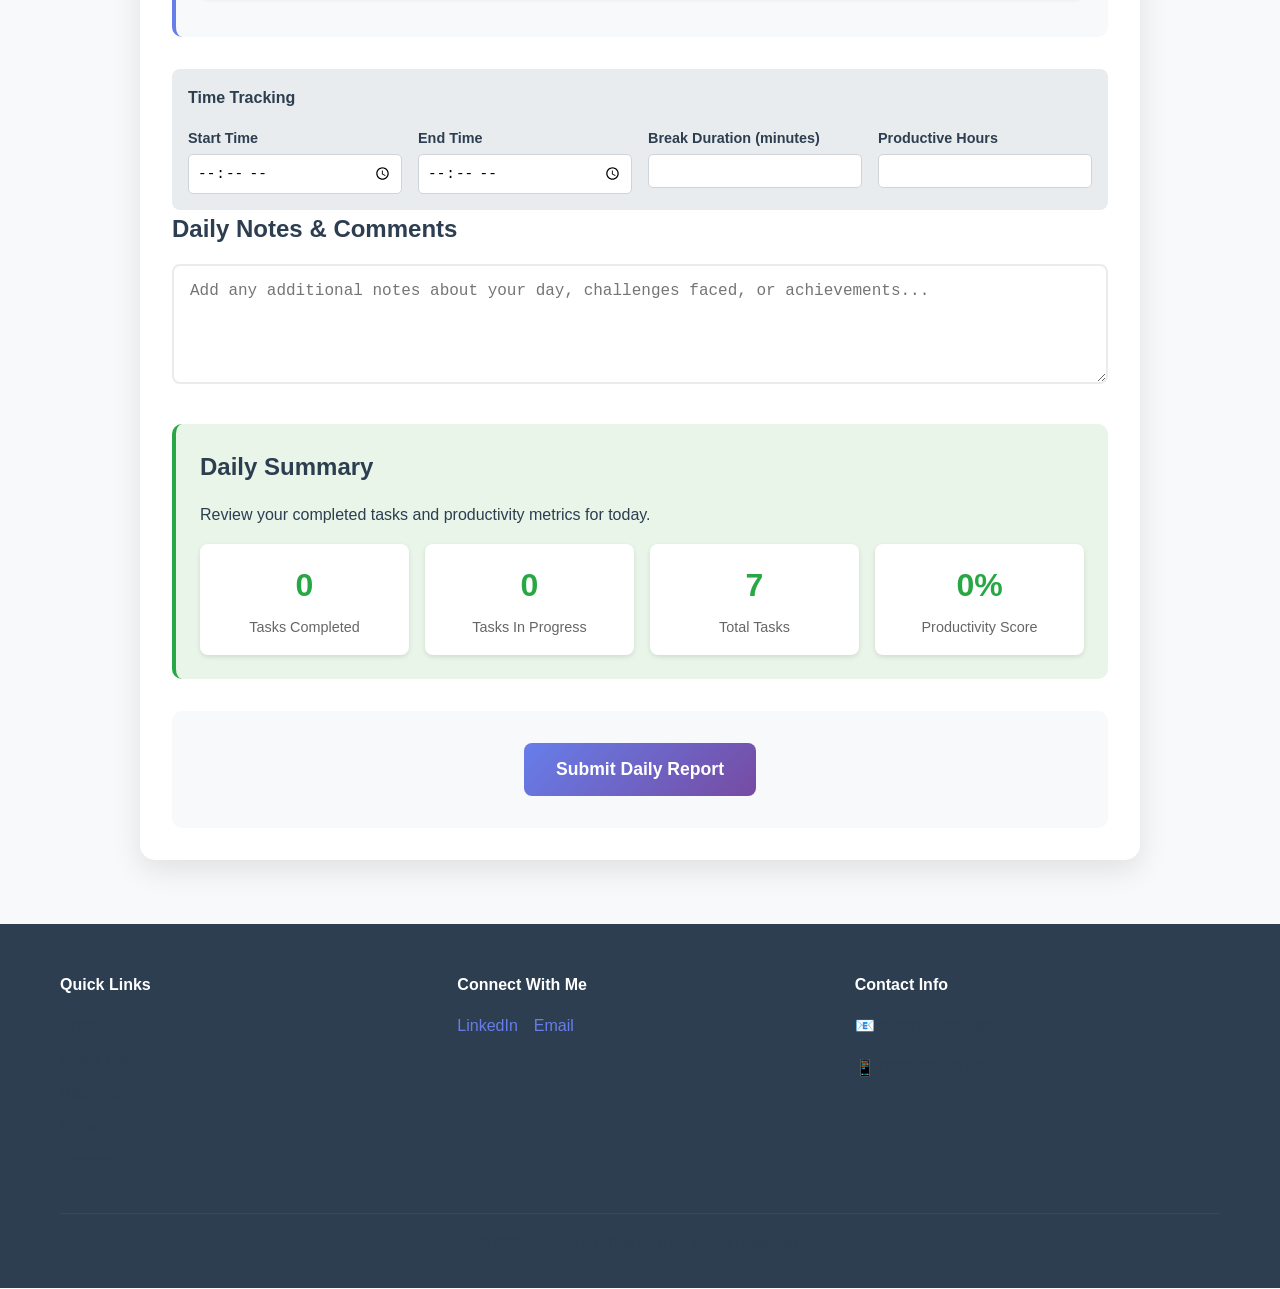
<file: productivity-sheet.html>
<!DOCTYPE html>
<html lang="en">
<head>
    <meta charset="UTF-8">
    <meta name="viewport" content="width=device-width, initial-scale=1.0">
    <title>Employee Productivity Sheet - Shrikruthi Yeshala</title>
    <link rel="stylesheet" href="styles.css">
    <style>
        .productivity-container {
            max-width: 1000px;
            margin: 0 auto;
            padding: 2rem;
            background: white;
            border-radius: 15px;
            box-shadow: 0 10px 30px rgba(0,0,0,0.1);
        }
        
        .productivity-header {
            text-align: center;
            margin-bottom: 2rem;
            padding: 2rem;
            background: linear-gradient(135deg, #667eea 0%, #764ba2 100%);
            color: white;
            border-radius: 15px;
        }
        
        .employee-info {
            display: grid;
            grid-template-columns: repeat(auto-fit, minmax(250px, 1fr));
            gap: 1rem;
            margin-bottom: 2rem;
            padding: 1.5rem;
            background: #f8f9fa;
            border-radius: 10px;
        }
        
        .info-group {
            display: flex;
            flex-direction: column;
        }
        
        .info-group label {
            font-weight: 600;
            color: #2c3e50;
            margin-bottom: 0.5rem;
        }
        
        .info-group input,
        .info-group select {
            padding: 0.8rem;
            border: 2px solid #e9ecef;
            border-radius: 8px;
            font-size: 1rem;
            transition: border-color 0.3s ease;
        }
        
        .info-group input:focus,
        .info-group select:focus {
            outline: none;
            border-color: #667eea;
        }
        
        .tasks-section {
            margin-bottom: 2rem;
        }
        
        .tasks-section h3 {
            color: #2c3e50;
            margin-bottom: 1rem;
            padding-bottom: 0.5rem;
            border-bottom: 2px solid #667eea;
        }
        
        .task-category {
            background: #f8f9fa;
            padding: 1.5rem;
            border-radius: 10px;
            margin-bottom: 1.5rem;
            border-left: 4px solid #667eea;
        }
        
        .task-category h4 {
            color: #667eea;
            margin-bottom: 1rem;
        }
        
        .task-item {
            display: flex;
            align-items: center;
            margin-bottom: 1rem;
            padding: 1rem;
            background: white;
            border-radius: 8px;
            box-shadow: 0 2px 5px rgba(0,0,0,0.1);
        }
        
        .task-description {
            flex: 1;
            margin-right: 1rem;
        }
        
        .task-description h5 {
            color: #2c3e50;
            margin-bottom: 0.3rem;
        }
        
        .task-description p {
            color: #666;
            font-size: 0.9rem;
            margin: 0;
        }
        
        .task-status {
            display: flex;
            gap: 0.5rem;
            align-items: center;
        }
        
        .status-radio {
            display: flex;
            align-items: center;
            gap: 0.3rem;
        }
        
        .status-radio input[type="radio"] {
            margin: 0;
        }
        
        .status-radio label {
            font-size: 0.9rem;
            margin: 0;
            cursor: pointer;
        }
        
        .completed { color: #28a745; }
        .in-progress { color: #ffc107; }
        .not-started { color: #dc3545; }
        
        .time-tracking {
            margin-top: 1rem;
            padding: 1rem;
            background: #e9ecef;
            border-radius: 8px;
        }
        
        .time-inputs {
            display: grid;
            grid-template-columns: repeat(auto-fit, minmax(150px, 1fr));
            gap: 1rem;
        }
        
        .time-input {
            display: flex;
            flex-direction: column;
        }
        
        .time-input label {
            font-size: 0.9rem;
            font-weight: 600;
            color: #2c3e50;
            margin-bottom: 0.3rem;
        }
        
        .time-input input {
            padding: 0.5rem;
            border: 1px solid #ced4da;
            border-radius: 5px;
            font-size: 0.9rem;
        }
        
        .notes-section {
            margin-bottom: 2rem;
        }
        
        .notes-section textarea {
            width: 100%;
            padding: 1rem;
            border: 2px solid #e9ecef;
            border-radius: 8px;
            font-size: 1rem;
            resize: vertical;
            min-height: 120px;
        }
        
        .notes-section textarea:focus {
            outline: none;
            border-color: #667eea;
        }
        
        .submit-section {
            text-align: center;
            padding: 2rem;
            background: #f8f9fa;
            border-radius: 10px;
        }
        
        .submit-btn {
            background: linear-gradient(135deg, #667eea 0%, #764ba2 100%);
            color: white;
            padding: 1rem 2rem;
            border: none;
            border-radius: 8px;
            font-size: 1.1rem;
            font-weight: 600;
            cursor: pointer;
            transition: transform 0.3s ease, box-shadow 0.3s ease;
        }
        
        .submit-btn:hover {
            transform: translateY(-2px);
            box-shadow: 0 5px 15px rgba(102, 126, 234, 0.4);
        }
        
        .summary-section {
            background: #e8f5e8;
            padding: 1.5rem;
            border-radius: 10px;
            margin-bottom: 2rem;
            border-left: 4px solid #28a745;
        }
        
        .summary-stats {
            display: grid;
            grid-template-columns: repeat(auto-fit, minmax(150px, 1fr));
            gap: 1rem;
            margin-top: 1rem;
        }
        
        .stat-item {
            text-align: center;
            padding: 1rem;
            background: white;
            border-radius: 8px;
            box-shadow: 0 2px 5px rgba(0,0,0,0.1);
        }
        
        .stat-number {
            font-size: 2rem;
            font-weight: 700;
            color: #28a745;
        }
        
        .stat-label {
            font-size: 0.9rem;
            color: #666;
            margin-top: 0.3rem;
        }
        
        @media (max-width: 768px) {
            .productivity-container {
                padding: 1rem;
            }
            
            .employee-info {
                grid-template-columns: 1fr;
            }
            
            .task-item {
                flex-direction: column;
                align-items: flex-start;
            }
            
            .task-status {
                margin-top: 1rem;
                width: 100%;
                justify-content: space-between;
            }
            
            .time-inputs {
                grid-template-columns: 1fr;
            }
        }
    </style>
</head>
<body>
    <header>
        <nav>
            <div class="nav-container">
                <div class="logo">
                    <h1>Employee Productivity Sheet</h1>
                </div>
                <ul class="nav-links">
                    <li><a href="index.html">Home</a></li>
                    <li><a href="about.html">About Me</a></li>
                    <li><a href="resume.html">Resume</a></li>
                    <li><a href="projects.html">Projects</a></li>
                    <li><a href="contact.html">Contact</a></li>
                </ul>
                <div class="hamburger">
                    <span></span>
                    <span></span>
                    <span></span>
                </div>
            </div>
        </nav>
    </header>

    <main>
        <div class="productivity-container">
            <div class="productivity-header">
                <h2>Daily Productivity Tracking Sheet</h2>
                <p>Track your daily tasks and productivity metrics</p>
            </div>

            <form id="productivityForm">
                <!-- Employee Information -->
                <div class="employee-info">
                    <div class="info-group">
                        <label for="employeeName">Employee Name *</label>
                        <input type="text" id="employeeName" name="employeeName" required>
                    </div>
                    <div class="info-group">
                        <label for="employeeId">Employee ID *</label>
                        <input type="text" id="employeeId" name="employeeId" required>
                    </div>
                    <div class="info-group">
                        <label for="department">Department *</label>
                        <select id="department" name="department" required>
                            <option value="">Select Department</option>
                            <option value="IT">Information Technology</option>
                            <option value="HR">Human Resources</option>
                            <option value="Finance">Finance</option>
                            <option value="Marketing">Marketing</option>
                            <option value="Operations">Operations</option>
                            <option value="Sales">Sales</option>
                        </select>
                    </div>
                    <div class="info-group">
                        <label for="date">Date *</label>
                        <input type="date" id="date" name="date" required>
                    </div>
                </div>

                <!-- Daily Tasks Section -->
                <div class="tasks-section">
                    <h3>Daily Task Completion</h3>
                    
                    <!-- Core Work Tasks -->
                    <div class="task-category">
                        <h4>Core Work Tasks</h4>
                        
                        <div class="task-item">
                            <div class="task-description">
                                <h5>Project Development</h5>
                                <p>Work on assigned development tasks and coding projects</p>
                            </div>
                            <div class="task-status">
                                <div class="status-radio">
                                    <input type="radio" id="project-dev-not" name="projectDev" value="not-started">
                                    <label for="project-dev-not" class="not-started">Not Started</label>
                                </div>
                                <div class="status-radio">
                                    <input type="radio" id="project-dev-progress" name="projectDev" value="in-progress">
                                    <label for="project-dev-progress" class="in-progress">In Progress</label>
                                </div>
                                <div class="status-radio">
                                    <input type="radio" id="project-dev-complete" name="projectDev" value="completed">
                                    <label for="project-dev-complete" class="completed">Completed</label>
                                </div>
                            </div>
                        </div>

                        <div class="task-item">
                            <div class="task-description">
                                <h5>Code Review</h5>
                                <p>Review and provide feedback on team members' code</p>
                            </div>
                            <div class="task-status">
                                <div class="status-radio">
                                    <input type="radio" id="code-review-not" name="codeReview" value="not-started">
                                    <label for="code-review-not" class="not-started">Not Started</label>
                                </div>
                                <div class="status-radio">
                                    <input type="radio" id="code-review-progress" name="codeReview" value="in-progress">
                                    <label for="code-review-progress" class="in-progress">In Progress</label>
                                </div>
                                <div class="status-radio">
                                    <input type="radio" id="code-review-complete" name="codeReview" value="completed">
                                    <label for="code-review-complete" class="completed">Completed</label>
                                </div>
                            </div>
                        </div>

                        <div class="task-item">
                            <div class="task-description">
                                <h5>Documentation</h5>
                                <p>Update project documentation and technical specifications</p>
                            </div>
                            <div class="task-status">
                                <div class="status-radio">
                                    <input type="radio" id="documentation-not" name="documentation" value="not-started">
                                    <label for="documentation-not" class="not-started">Not Started</label>
                                </div>
                                <div class="status-radio">
                                    <input type="radio" id="documentation-progress" name="documentation" value="in-progress">
                                    <label for="documentation-progress" class="in-progress">In Progress</label>
                                </div>
                                <div class="status-radio">
                                    <input type="radio" id="documentation-complete" name="documentation" value="completed">
                                    <label for="documentation-complete" class="completed">Completed</label>
                                </div>
                            </div>
                        </div>
                    </div>

                    <!-- Communication Tasks -->
                    <div class="task-category">
                        <h4>Communication & Collaboration</h4>
                        
                        <div class="task-item">
                            <div class="task-description">
                                <h5>Team Meetings</h5>
                                <p>Attend scheduled team meetings and stand-ups</p>
                            </div>
                            <div class="task-status">
                                <div class="status-radio">
                                    <input type="radio" id="meetings-not" name="meetings" value="not-started">
                                    <label for="meetings-not" class="not-started">Not Started</label>
                                </div>
                                <div class="status-radio">
                                    <input type="radio" id="meetings-progress" name="meetings" value="in-progress">
                                    <label for="meetings-progress" class="in-progress">In Progress</label>
                                </div>
                                <div class="status-radio">
                                    <input type="radio" id="meetings-complete" name="meetings" value="completed">
                                    <label for="meetings-complete" class="completed">Completed</label>
                                </div>
                            </div>
                        </div>

                        <div class="task-item">
                            <div class="task-description">
                                <h5>Client Communication</h5>
                                <p>Respond to client emails and update project status</p>
                            </div>
                            <div class="task-status">
                                <div class="status-radio">
                                    <input type="radio" id="client-comm-not" name="clientComm" value="not-started">
                                    <label for="client-comm-not" class="not-started">Not Started</label>
                                </div>
                                <div class="status-radio">
                                    <input type="radio" id="client-comm-progress" name="clientComm" value="in-progress">
                                    <label for="client-comm-progress" class="in-progress">In Progress</label>
                                </div>
                                <div class="status-radio">
                                    <input type="radio" id="client-comm-complete" name="clientComm" value="completed">
                                    <label for="client-comm-complete" class="completed">Completed</label>
                                </div>
                            </div>
                        </div>
                    </div>

                    <!-- Learning & Development -->
                    <div class="task-category">
                        <h4>Learning & Development</h4>
                        
                        <div class="task-item">
                            <div class="task-description">
                                <h5>Skill Development</h5>
                                <p>Spend time learning new technologies or improving existing skills</p>
                            </div>
                            <div class="task-status">
                                <div class="status-radio">
                                    <input type="radio" id="skill-dev-not" name="skillDev" value="not-started">
                                    <label for="skill-dev-not" class="not-started">Not Started</label>
                                </div>
                                <div class="status-radio">
                                    <input type="radio" id="skill-dev-progress" name="skillDev" value="in-progress">
                                    <label for="skill-dev-progress" class="in-progress">In Progress</label>
                                </div>
                                <div class="status-radio">
                                    <input type="radio" id="skill-dev-complete" name="skillDev" value="completed">
                                    <label for="skill-dev-complete" class="completed">Completed</label>
                                </div>
                            </div>
                        </div>

                        <div class="task-item">
                            <div class="task-description">
                                <h5>Training Sessions</h5>
                                <p>Attend training sessions or workshops</p>
                            </div>
                            <div class="task-status">
                                <div class="status-radio">
                                    <input type="radio" id="training-not" name="training" value="not-started">
                                    <label for="training-not" class="not-started">Not Started</label>
                                </div>
                                <div class="status-radio">
                                    <input type="radio" id="training-progress" name="training" value="in-progress">
                                    <label for="training-progress" class="in-progress">In Progress</label>
                                </div>
                                <div class="status-radio">
                                    <input type="radio" id="training-complete" name="training" value="completed">
                                    <label for="training-complete" class="completed">Completed</label>
                                </div>
                            </div>
                        </div>
                    </div>
                </div>

                <!-- Time Tracking -->
                <div class="time-tracking">
                    <h4>Time Tracking</h4>
                    <div class="time-inputs">
                        <div class="time-input">
                            <label for="startTime">Start Time</label>
                            <input type="time" id="startTime" name="startTime">
                        </div>
                        <div class="time-input">
                            <label for="endTime">End Time</label>
                            <input type="time" id="endTime" name="endTime">
                        </div>
                        <div class="time-input">
                            <label for="breakTime">Break Duration (minutes)</label>
                            <input type="number" id="breakTime" name="breakTime" min="0" max="480">
                        </div>
                        <div class="time-input">
                            <label for="productiveHours">Productive Hours</label>
                            <input type="number" id="productiveHours" name="productiveHours" step="0.5" min="0" max="12">
                        </div>
                    </div>
                </div>

                <!-- Notes Section -->
                <div class="notes-section">
                    <h3>Daily Notes & Comments</h3>
                    <textarea id="dailyNotes" name="dailyNotes" placeholder="Add any additional notes about your day, challenges faced, or achievements..."></textarea>
                </div>

                <!-- Summary Section -->
                <div class="summary-section">
                    <h3>Daily Summary</h3>
                    <p>Review your completed tasks and productivity metrics for today.</p>
                    <div class="summary-stats">
                        <div class="stat-item">
                            <div class="stat-number" id="completedTasks">0</div>
                            <div class="stat-label">Tasks Completed</div>
                        </div>
                        <div class="stat-item">
                            <div class="stat-number" id="inProgressTasks">0</div>
                            <div class="stat-label">Tasks In Progress</div>
                        </div>
                        <div class="stat-item">
                            <div class="stat-number" id="totalTasks">7</div>
                            <div class="stat-label">Total Tasks</div>
                        </div>
                        <div class="stat-item">
                            <div class="stat-number" id="productivityScore">0%</div>
                            <div class="stat-label">Productivity Score</div>
                        </div>
                    </div>
                </div>

                <!-- Submit Section -->
                <div class="submit-section">
                    <button type="submit" class="submit-btn">Submit Daily Report</button>
                </div>
            </form>
        </div>
    </main>

    <footer>
        <div class="container">
            <div class="footer-content">
                <div class="footer-section">
                    <h4>Quick Links</h4>
                    <ul>
                        <li><a href="index.html">Home</a></li>
                        <li><a href="about.html">About Me</a></li>
                        <li><a href="resume.html">Resume</a></li>
                        <li><a href="projects.html">Projects</a></li>
                        <li><a href="contact.html">Contact</a></li>
                    </ul>
                </div>
                <div class="footer-section">
                    <h4>Connect With Me</h4>
                    <div class="social-links">
                        <a href="https://www.linkedin.com/in/shrikruthi-yeshala/" target="_blank" rel="noopener noreferrer">LinkedIn</a>
                        <a href="mailto:syeshala@iu.edu">Email</a>
                    </div>
                </div>
                <div class="footer-section">
                    <h4>Contact Info</h4>
                    <p>📧 syeshala@iu.edu</p>
                    <p>📱 (929) 613-3750</p>
                </div>
            </div>
            <div class="footer-bottom">
                <p>&copy; 2024 Shrikruthi Yeshala. All rights reserved.</p>
            </div>
        </div>
    </footer>

    <script>
        // Set today's date as default
        document.getElementById('date').valueAsDate = new Date();

        // Real-time productivity calculation
        function updateProductivityStats() {
            const taskInputs = document.querySelectorAll('input[name^="project"], input[name^="code"], input[name^="documentation"], input[name^="meetings"], input[name^="client"], input[name^="skill"], input[name^="training"]');
            
            let completed = 0;
            let inProgress = 0;
            
            taskInputs.forEach(input => {
                if (input.checked) {
                    if (input.value === 'completed') {
                        completed++;
                    } else if (input.value === 'in-progress') {
                        inProgress++;
                    }
                }
            });
            
            const total = 7; // Total number of task categories
            const productivityScore = Math.round((completed / total) * 100);
            
            document.getElementById('completedTasks').textContent = completed;
            document.getElementById('inProgressTasks').textContent = inProgress;
            document.getElementById('productivityScore').textContent = productivityScore + '%';
        }

        // Add event listeners to all task radio buttons
        document.querySelectorAll('input[type="radio"]').forEach(radio => {
            radio.addEventListener('change', updateProductivityStats);
        });

        // Calculate productive hours automatically
        function calculateProductiveHours() {
            const startTime = document.getElementById('startTime').value;
            const endTime = document.getElementById('endTime').value;
            const breakTime = parseInt(document.getElementById('breakTime').value) || 0;
            
            if (startTime && endTime) {
                const start = new Date('2000-01-01 ' + startTime);
                const end = new Date('2000-01-01 ' + endTime);
                
                if (end > start) {
                    const totalMinutes = (end - start) / (1000 * 60);
                    const productiveMinutes = totalMinutes - breakTime;
                    const productiveHours = Math.max(0, productiveMinutes / 60);
                    
                    document.getElementById('productiveHours').value = productiveHours.toFixed(1);
                }
            }
        }

        // Add event listeners for time calculation
        document.getElementById('startTime').addEventListener('change', calculateProductiveHours);
        document.getElementById('endTime').addEventListener('change', calculateProductiveHours);
        document.getElementById('breakTime').addEventListener('input', calculateProductiveHours);

        // Form submission
        document.getElementById('productivityForm').addEventListener('submit', function(e) {
            e.preventDefault();
            
            // Collect form data
            const formData = new FormData(this);
            const data = Object.fromEntries(formData);
            
            // Validate required fields
            if (!data.employeeName || !data.employeeId || !data.department || !data.date) {
                alert('Please fill in all required fields.');
                return;
            }
            
            // Show success message
            alert('Daily productivity report submitted successfully!');
            
            // In a real application, you would send this data to a server
            console.log('Productivity Data:', data);
            
            // Reset the form after successful submission
            resetProductivityForm();
        });

        // Function to reset the form
        function resetProductivityForm() {
            // Reset all form inputs
            document.getElementById('productivityForm').reset();
            
            // Reset date to today
            document.getElementById('date').valueAsDate = new Date();
            
            // Reset all radio buttons (uncheck all)
            document.querySelectorAll('input[type="radio"]').forEach(radio => {
                radio.checked = false;
            });
            
            // Reset productivity stats
            document.getElementById('completedTasks').textContent = '0';
            document.getElementById('inProgressTasks').textContent = '0';
            document.getElementById('productivityScore').textContent = '0%';
            
            // Clear any visual feedback
            document.querySelectorAll('input, textarea').forEach(input => {
                input.style.borderColor = '';
            });
            
            // Show reset confirmation
            setTimeout(() => {
                alert('Form has been reset and is ready for the next day\'s productivity tracking!');
            }, 500);
        }

        // Mobile navigation toggle
        document.addEventListener('DOMContentLoaded', function() {
            const hamburger = document.querySelector('.hamburger');
            const navLinks = document.querySelector('.nav-links');
            
            if (hamburger && navLinks) {
                hamburger.addEventListener('click', function() {
                    navLinks.classList.toggle('active');
                });
            }
        });
    </script>
</body>
</html>
</file>
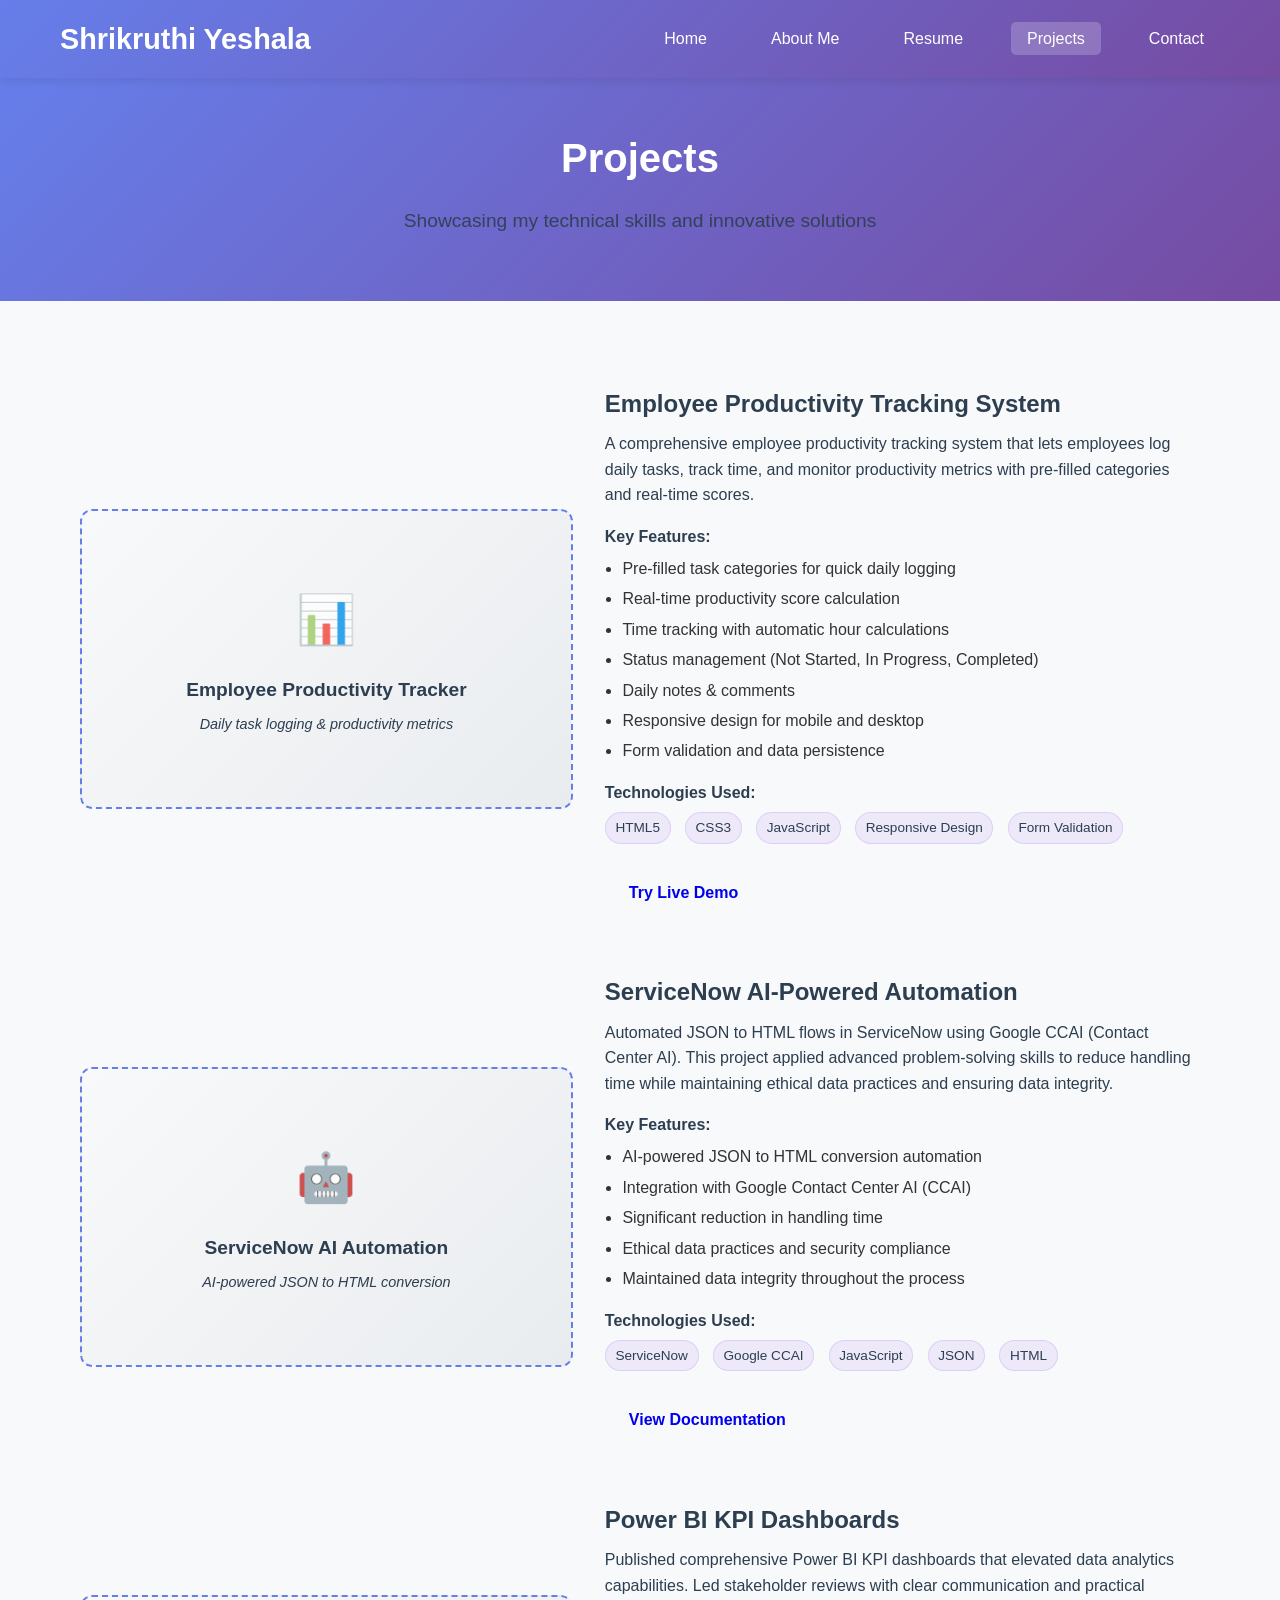
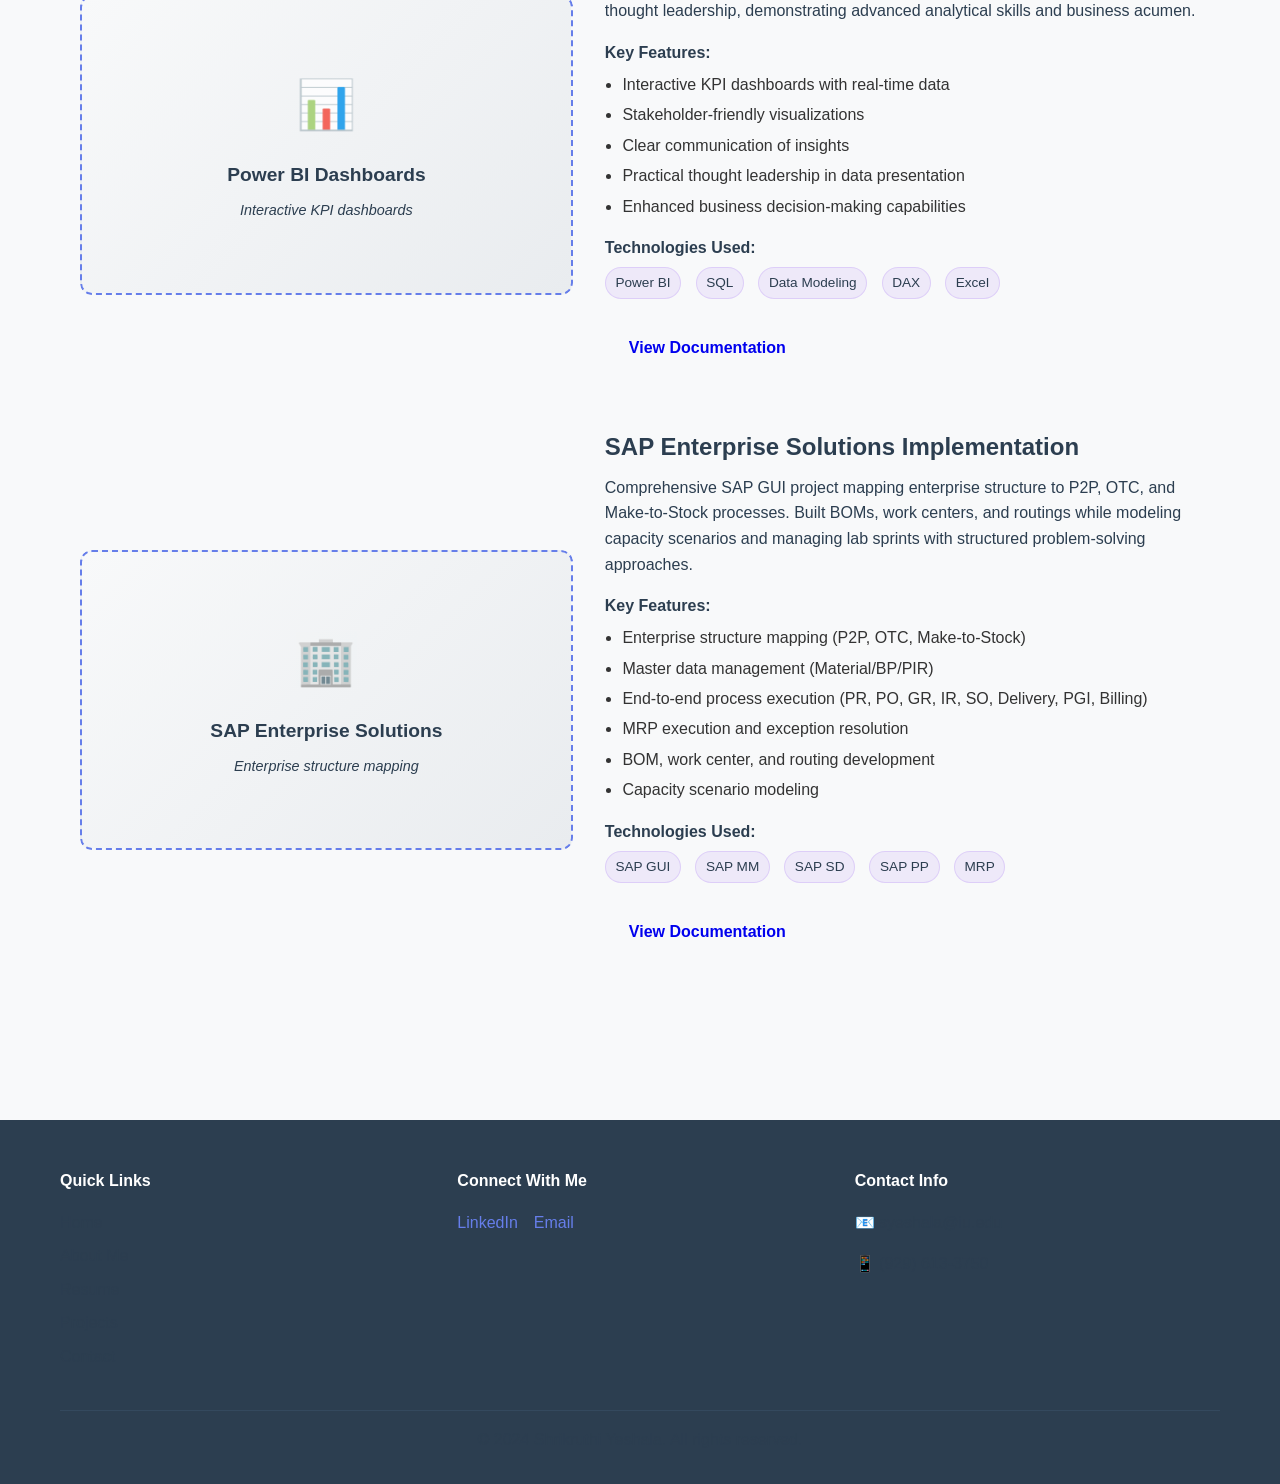
<file: projects.html>
<!DOCTYPE html>
<html lang="en">
<head>
    <meta charset="UTF-8">
    <meta name="viewport" content="width=device-width, initial-scale=1.0">
    <title>Projects - Shrikruthi Yeshala</title>
    <link rel="stylesheet" href="styles.css">
</head>
<body>
    <header>
        <nav>
            <div class="nav-container">
                <div class="logo">
                    <h1>Shrikruthi Yeshala</h1>
                </div>
                <ul class="nav-links">
                    <li><a href="index.html">Home</a></li>
                    <li><a href="about.html">About Me</a></li>
                    <li><a href="resume.html">Resume</a></li>
                    <li><a href="projects.html" class="active">Projects</a></li>
                    <li><a href="contact.html">Contact</a></li>
                </ul>
                <div class="hamburger">
                    <span></span>
                    <span></span>
                    <span></span>
                </div>
            </div>
        </nav>
    </header>

    <main>
        <section class="page-header">
            <div class="container">
                <h2>Projects</h2>
                <p class="page-subtitle">Showcasing my technical skills and innovative solutions</p>
            </div>
        </section>

        <section class="projects-content">
            <div class="container">
                <!-- Employee Productivity Tracking System -->
                <section class="project project-row">
                    <div class="project-media screenshot-fit">
                        <div class="placeholder-image">
                            <div class="placeholder-content">
                                <div class="placeholder-icon">📊</div>
                                <h4>Employee Productivity Tracker</h4>
                                <p>Daily task logging & productivity metrics</p>
                            </div>
                        </div>
                    </div>

                    <div class="project-content">
                        <h3>Employee Productivity Tracking System</h3>

                        <p class="muted">
                            A comprehensive employee productivity tracking system that lets employees log daily tasks,
                            track time, and monitor productivity metrics with pre-filled categories and real-time scores.
                        </p>

                        <h4>Key Features:</h4>
                        <ul>
                            <li>Pre-filled task categories for quick daily logging</li>
                            <li>Real-time productivity score calculation</li>
                            <li>Time tracking with automatic hour calculations</li>
                            <li>Status management (Not Started, In Progress, Completed)</li>
                            <li>Daily notes & comments</li>
                            <li>Responsive design for mobile and desktop</li>
                            <li>Form validation and data persistence</li>
                        </ul>

                        <h4>Technologies Used:</h4>
                        <p class="tech-tags">
                            <span class="pill">HTML5</span>
                            <span class="pill">CSS3</span>
                            <span class="pill">JavaScript</span>
                            <span class="pill">Responsive Design</span>
                            <span class="pill">Form Validation</span>
                        </p>

                        <p style="margin-top:1rem">
                            <a class="btn" href="productivity-sheet.html" target="_blank">Try Live Demo</a>
                        </p>
                    </div>
                </section>

                <!-- ServiceNow AI-Powered Automation -->
                <section class="project project-row">
                    <div class="project-media screenshot-fit">
                        <div class="placeholder-image">
                            <div class="placeholder-content">
                                <div class="placeholder-icon">🤖</div>
                                <h4>ServiceNow AI Automation</h4>
                                <p>AI-powered JSON to HTML conversion</p>
                            </div>
                        </div>
                    </div>

                    <div class="project-content">
                        <h3>ServiceNow AI-Powered Automation</h3>

                        <p class="muted">
                            Automated JSON to HTML flows in ServiceNow using Google CCAI (Contact Center AI). This project 
                            applied advanced problem-solving skills to reduce handling time while maintaining ethical data 
                            practices and ensuring data integrity.
                        </p>

                        <h4>Key Features:</h4>
                        <ul>
                            <li>AI-powered JSON to HTML conversion automation</li>
                            <li>Integration with Google Contact Center AI (CCAI)</li>
                            <li>Significant reduction in handling time</li>
                            <li>Ethical data practices and security compliance</li>
                            <li>Maintained data integrity throughout the process</li>
                        </ul>

                        <h4>Technologies Used:</h4>
                        <p class="tech-tags">
                            <span class="pill">ServiceNow</span>
                            <span class="pill">Google CCAI</span>
                            <span class="pill">JavaScript</span>
                            <span class="pill">JSON</span>
                            <span class="pill">HTML</span>
                        </p>

                        <p style="margin-top:1rem">
                            <a class="btn" href="servicenow-ai-documentation.html" target="_blank">View Documentation</a>
                        </p>
                    </div>
                </section>

                <!-- Power BI KPI Dashboards -->
                <section class="project project-row">
                    <div class="project-media screenshot-fit">
                        <div class="placeholder-image">
                            <div class="placeholder-content">
                                <div class="placeholder-icon">📊</div>
                                <h4>Power BI Dashboards</h4>
                                <p>Interactive KPI dashboards</p>
                            </div>
                        </div>
                    </div>

                    <div class="project-content">
                        <h3>Power BI KPI Dashboards</h3>

                        <p class="muted">
                            Published comprehensive Power BI KPI dashboards that elevated data analytics capabilities. 
                            Led stakeholder reviews with clear communication and practical thought leadership, 
                            demonstrating advanced analytical skills and business acumen.
                        </p>

                        <h4>Key Features:</h4>
                        <ul>
                            <li>Interactive KPI dashboards with real-time data</li>
                            <li>Stakeholder-friendly visualizations</li>
                            <li>Clear communication of insights</li>
                            <li>Practical thought leadership in data presentation</li>
                            <li>Enhanced business decision-making capabilities</li>
                        </ul>

                        <h4>Technologies Used:</h4>
                        <p class="tech-tags">
                            <span class="pill">Power BI</span>
                            <span class="pill">SQL</span>
                            <span class="pill">Data Modeling</span>
                            <span class="pill">DAX</span>
                            <span class="pill">Excel</span>
                        </p>

                        <p style="margin-top:1rem">
                            <a class="btn" href="powerbi-dashboard.html" target="_blank">View Documentation</a>
                        </p>
                    </div>
                </section>

                <!-- SAP Enterprise Solutions -->
                <section class="project project-row">
                    <div class="project-media screenshot-fit">
                        <div class="placeholder-image">
                            <div class="placeholder-content">
                                <div class="placeholder-icon">🏢</div>
                                <h4>SAP Enterprise Solutions</h4>
                                <p>Enterprise structure mapping</p>
                            </div>
                        </div>
                    </div>

                    <div class="project-content">
                        <h3>SAP Enterprise Solutions Implementation</h3>

                        <p class="muted">
                            Comprehensive SAP GUI project mapping enterprise structure to P2P, OTC, and Make-to-Stock processes. 
                            Built BOMs, work centers, and routings while modeling capacity scenarios and managing lab sprints 
                            with structured problem-solving approaches.
                        </p>

                        <h4>Key Features:</h4>
                        <ul>
                            <li>Enterprise structure mapping (P2P, OTC, Make-to-Stock)</li>
                            <li>Master data management (Material/BP/PIR)</li>
                            <li>End-to-end process execution (PR, PO, GR, IR, SO, Delivery, PGI, Billing)</li>
                            <li>MRP execution and exception resolution</li>
                            <li>BOM, work center, and routing development</li>
                            <li>Capacity scenario modeling</li>
                        </ul>

                        <h4>Technologies Used:</h4>
                        <p class="tech-tags">
                            <span class="pill">SAP GUI</span>
                            <span class="pill">SAP MM</span>
                            <span class="pill">SAP SD</span>
                            <span class="pill">SAP PP</span>
                            <span class="pill">MRP</span>
                        </p>

                        <p style="margin-top:1rem">
                            <a class="btn" href="sap-enterprise-documentation.html" target="_blank">View Documentation</a>
                        </p>
                    </div>
                </section>
            </div>
        </section>
    </main>

    <footer>
        <div class="container">
            <div class="footer-content">
                <div class="footer-section">
                    <h4>Quick Links</h4>
                    <ul>
                        <li><a href="index.html">Home</a></li>
                        <li><a href="about.html">About Me</a></li>
                        <li><a href="resume.html">Resume</a></li>
                        <li><a href="projects.html">Projects</a></li>
                        <li><a href="contact.html">Contact</a></li>
                    </ul>
                </div>
                <div class="footer-section">
                    <h4>Connect With Me</h4>
                    <div class="social-links">
                        <a href="https://www.linkedin.com/in/shrikruthi-yeshala/" target="_blank" rel="noopener noreferrer">LinkedIn</a>
                        <a href="mailto:syeshala@iu.edu">Email</a>
                    </div>
                </div>
                <div class="footer-section">
                    <h4>Contact Info</h4>
                    <p>📧 syeshala@iu.edu</p>
                    <p>📱 (929) 613-3750</p>
                </div>
            </div>
            <div class="footer-bottom">
                <p>&copy; 2024 Shrikruthi Yeshala. All rights reserved.</p>
            </div>
        </div>
    </footer>

    <script src="script.js"></script>
</body>
</html>
</file>
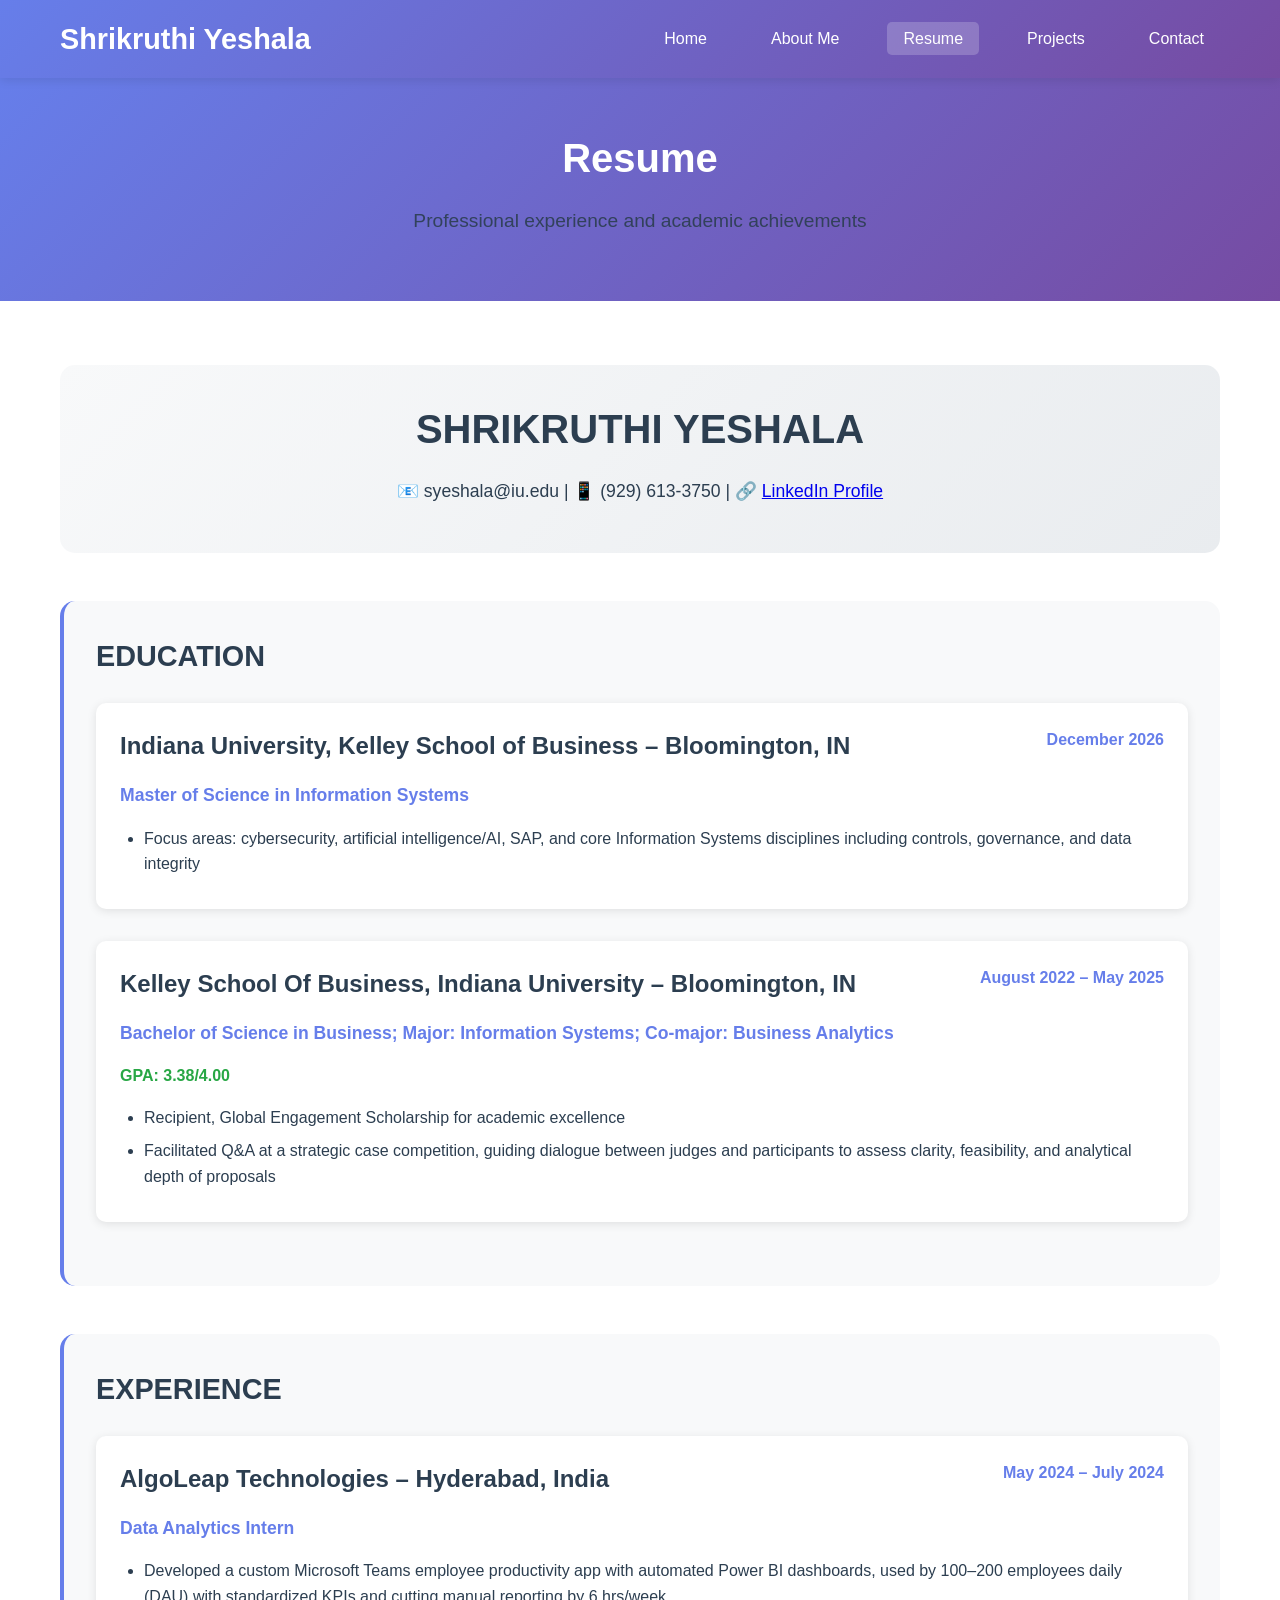
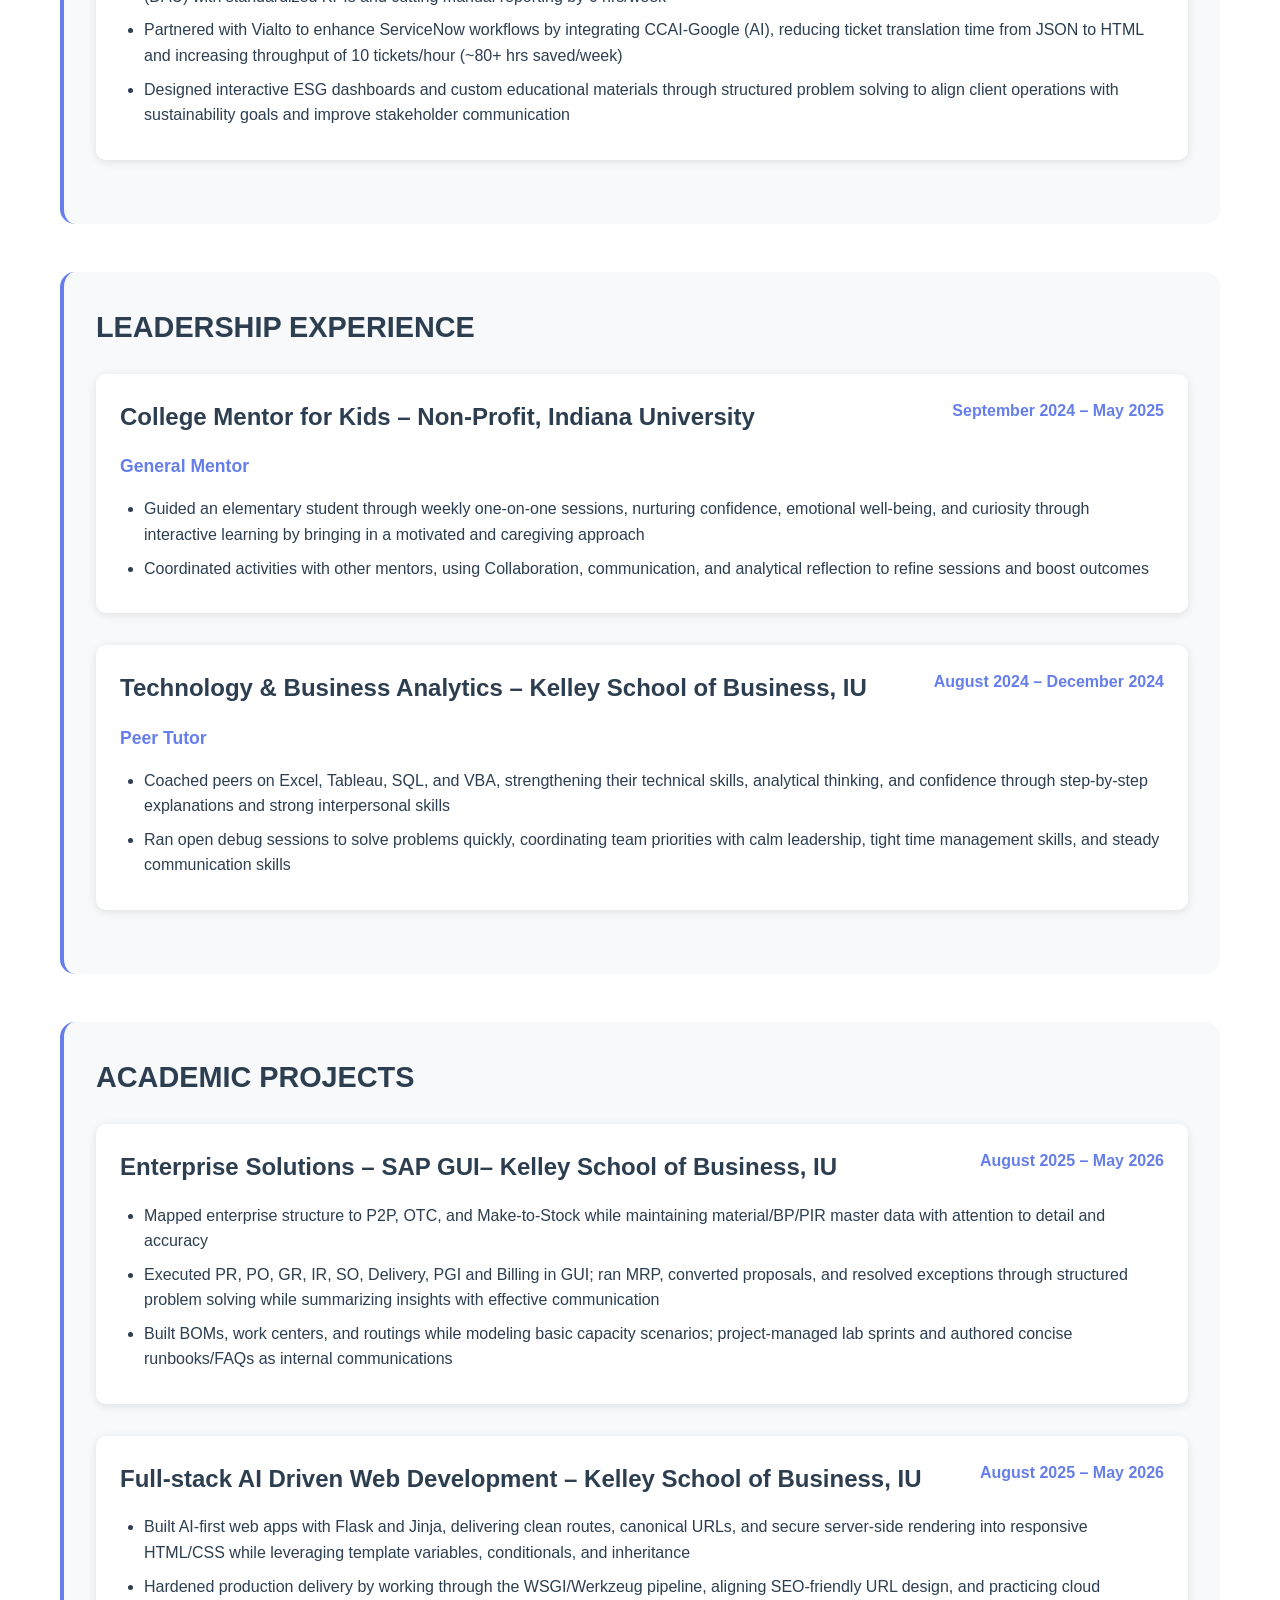
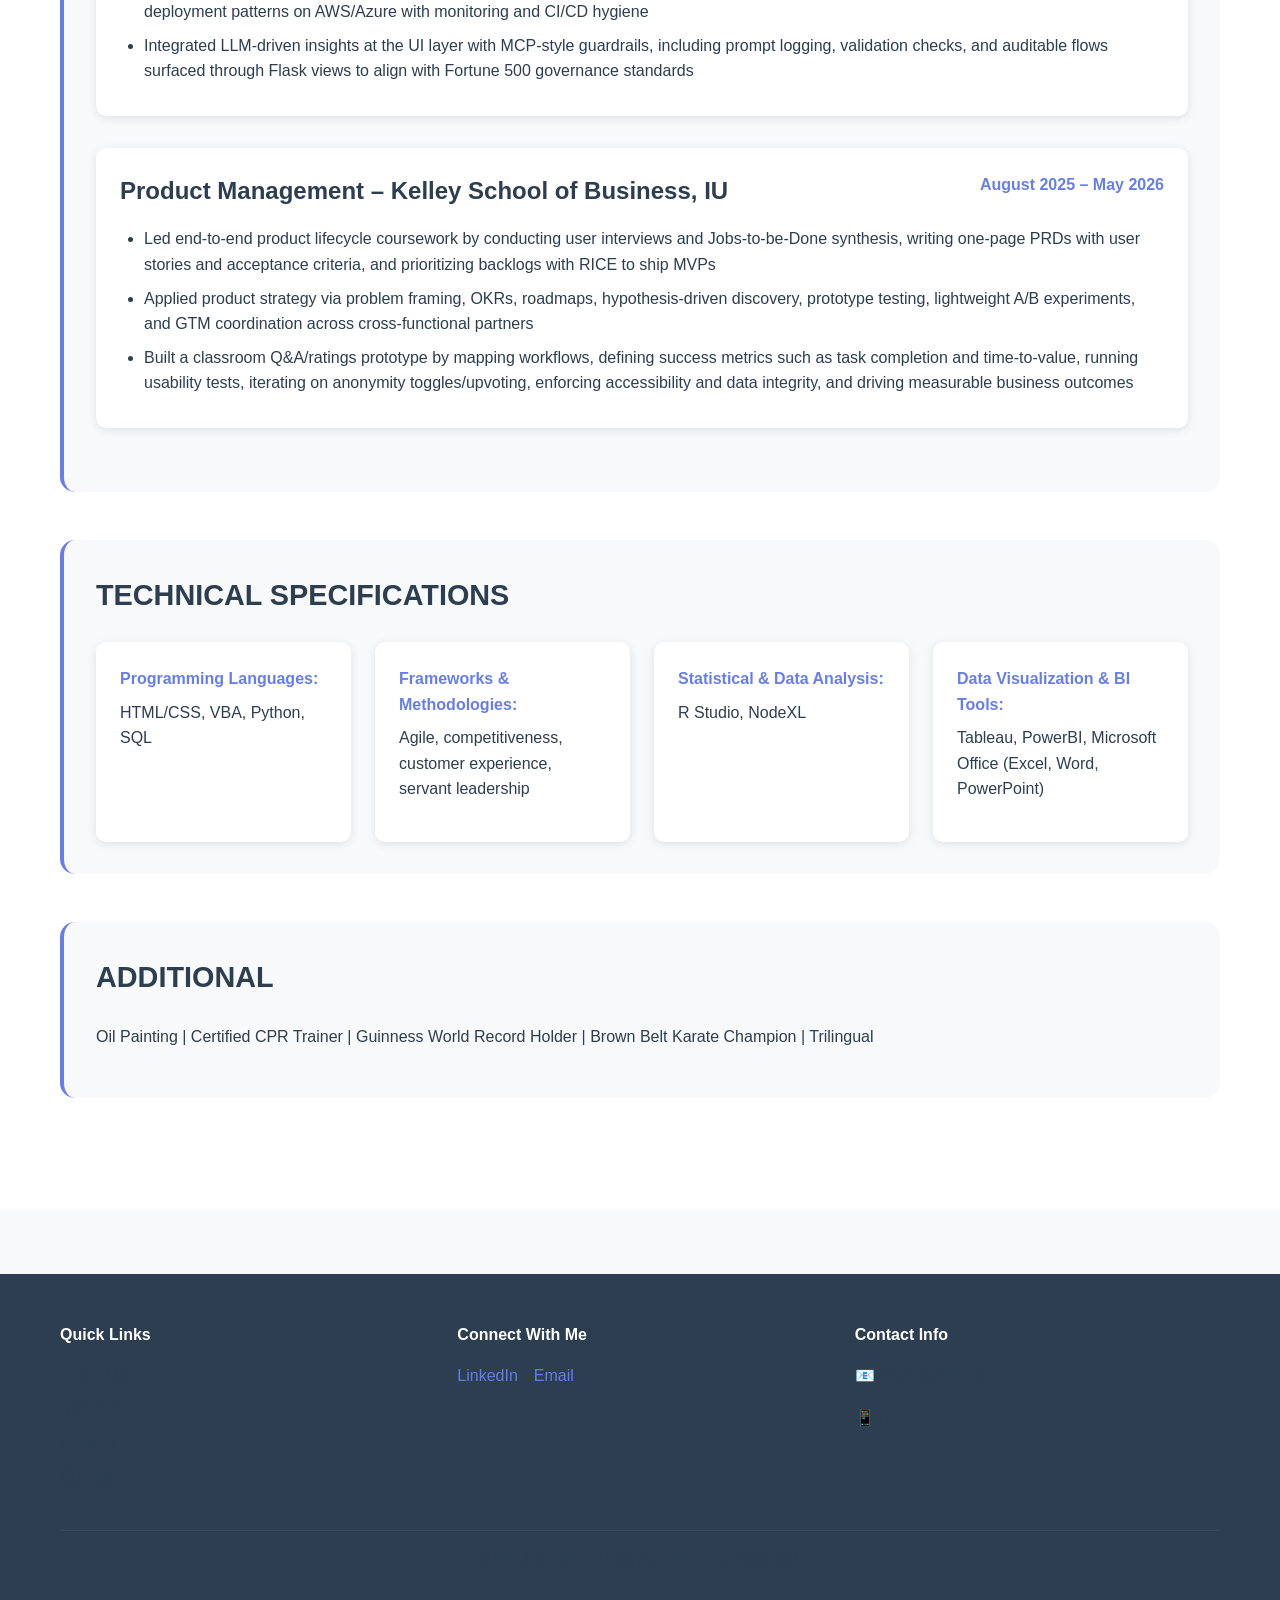
<file: resume.html>
<!DOCTYPE html>
<html lang="en">
<head>
    <meta charset="UTF-8">
    <meta name="viewport" content="width=device-width, initial-scale=1.0">
    <title>Resume - Shrikruthi Yeshala</title>
    <link rel="stylesheet" href="styles.css">
</head>
<body>
    <header>
        <nav>
            <div class="nav-container">
                <div class="logo">
                    <h1>Shrikruthi Yeshala</h1>
                </div>
                <ul class="nav-links">
                    <li><a href="index.html">Home</a></li>
                    <li><a href="about.html">About Me</a></li>
                    <li><a href="resume.html" class="active">Resume</a></li>
                    <li><a href="projects.html">Projects</a></li>
                    <li><a href="contact.html">Contact</a></li>
                </ul>
                <div class="hamburger">
                    <span></span>
                    <span></span>
                    <span></span>
                </div>
            </div>
        </nav>
    </header>

    <main>
        <section class="page-header">
            <div class="container">
                <h2>Resume</h2>
                <p class="page-subtitle">Professional experience and academic achievements</p>
            </div>
        </section>

        <section class="resume-content">
            <div class="container">
                <div class="resume-header">
                    <h1>SHRIKRUTHI YESHALA</h1>
                    <div class="contact-info">
                        <p>📧 syeshala@iu.edu | 📱 (929) 613-3750 | 🔗 <a href="https://www.linkedin.com/in/shrikruthi-yeshala/" target="_blank" rel="noopener noreferrer">LinkedIn Profile</a></p>
                    </div>
                </div>

                <div class="resume-section">
                    <h2>EDUCATION</h2>
                    
                    <div class="education-item">
                        <div class="education-header">
                            <h3>Indiana University, Kelley School of Business – Bloomington, IN</h3>
                            <span class="date">December 2026</span>
                        </div>
                        <p class="degree">Master of Science in Information Systems</p>
                        <ul>
                            <li>Focus areas: cybersecurity, artificial intelligence/AI, SAP, and core Information Systems disciplines including controls, governance, and data integrity</li>
                        </ul>
                    </div>

                    <div class="education-item">
                        <div class="education-header">
                            <h3>Kelley School Of Business, Indiana University – Bloomington, IN</h3>
                            <span class="date">August 2022 – May 2025</span>
                        </div>
                        <p class="degree">Bachelor of Science in Business; Major: Information Systems; Co-major: Business Analytics</p>
                        <p class="gpa">GPA: 3.38/4.00</p>
                        <ul>
                            <li>Recipient, Global Engagement Scholarship for academic excellence</li>
                            <li>Facilitated Q&A at a strategic case competition, guiding dialogue between judges and participants to assess clarity, feasibility, and analytical depth of proposals</li>
                        </ul>
                    </div>
                </div>

                <div class="resume-section">
                    <h2>EXPERIENCE</h2>
                    
                    <div class="experience-item">
                        <div class="experience-header">
                            <h3>AlgoLeap Technologies – Hyderabad, India</h3>
                            <span class="date">May 2024 – July 2024</span>
                        </div>
                        <p class="position">Data Analytics Intern</p>
                        <ul>
                            <li>Developed a custom Microsoft Teams employee productivity app with automated Power BI dashboards, used by 
100–200 employees daily (DAU) with standardized KPIs and cutting manual reporting by 6 hrs/week</li>
                            <li>Partnered with Vialto to enhance ServiceNow workflows by integrating CCAI-Google (AI), reducing    
ticket translation time from JSON to HTML and increasing throughput of 10 tickets/hour (~80+ hrs saved/week)</li>
                            <li>Designed interactive ESG dashboards and custom educational materials through structured problem solving to align 
client operations with sustainability goals and improve stakeholder communication</li>
                        </ul>
                    </div>
                </div>

                <div class="resume-section">
                    <h2>LEADERSHIP EXPERIENCE</h2>
                    
                    <div class="experience-item">
                        <div class="experience-header">
                            <h3>College Mentor for Kids – Non-Profit, Indiana University</h3>
                            <span class="date">September 2024 – May 2025</span>
                        </div>
                        <p class="position">General Mentor</p>
                        <ul>
                            <li>Guided an elementary student through weekly one-on-one sessions, nurturing confidence, emotional well-being, and curiosity through interactive learning by bringing in a motivated and caregiving approach</li>
                            <li>Coordinated activities with other mentors, using Collaboration, communication, and analytical reflection to refine sessions and boost outcomes</li>
                        </ul>
                    </div>

                    <div class="experience-item">
                        <div class="experience-header">
                            <h3>Technology & Business Analytics – Kelley School of Business, IU</h3>
                            <span class="date">August 2024 – December 2024</span>
                        </div>
                        <p class="position">Peer Tutor</p>
                        <ul>
                            <li>Coached peers on Excel, Tableau, SQL, and VBA, strengthening their technical skills, analytical thinking, and confidence through step-by-step explanations and strong interpersonal skills</li>
                            <li>Ran open debug sessions to solve problems quickly, coordinating team priorities with calm leadership, tight time management skills, and steady communication skills</li>
                        </ul>
                    </div>
                </div>

                <div class="resume-section">
                    <h2>ACADEMIC PROJECTS</h2>
                    
                    <div class="experience-item">
                        <div class="experience-header">
                            <h3>Enterprise Solutions – SAP GUI– Kelley School of Business, IU</h3>
                            <span class="date">August 2025 – May 2026</span>
                        </div>
                        <ul>
                            <li>Mapped enterprise structure to P2P, OTC, and Make-to-Stock while maintaining material/BP/PIR master data with attention to detail and accuracy</li>
                            <li>Executed PR, PO, GR, IR, SO, Delivery, PGI and Billing in GUI; ran MRP, converted proposals, and resolved exceptions through structured problem solving while summarizing insights with effective communication</li>
                            <li>Built BOMs, work centers, and routings while modeling basic capacity scenarios; project-managed lab sprints and authored concise runbooks/FAQs as internal communications</li>
                        </ul>
                    </div>

                    <div class="experience-item">
                        <div class="experience-header">
                            <h3>Full-stack AI Driven Web Development – Kelley School of Business, IU</h3>
                            <span class="date">August 2025 – May 2026</span>
                        </div>
                        <ul>
                            <li>Built AI-first web apps with Flask and Jinja, delivering clean routes, canonical URLs, and secure server-side rendering into responsive HTML/CSS while leveraging template variables, conditionals, and inheritance</li>
                            <li>Hardened production delivery by working through the WSGI/Werkzeug pipeline, aligning SEO-friendly URL design, and practicing cloud deployment patterns on AWS/Azure with monitoring and CI/CD hygiene</li>
                            <li>Integrated LLM-driven insights at the UI layer with MCP-style guardrails, including prompt logging, validation checks, and auditable flows surfaced through Flask views to align with Fortune 500 governance standards</li>
                        </ul>
                    </div>

                    <div class="experience-item">
                        <div class="experience-header">
                            <h3>Product Management – Kelley School of Business, IU</h3>
                            <span class="date">August 2025 – May 2026</span>
                        </div>
                        <ul>
                            <li>Led end-to-end product lifecycle coursework by conducting user interviews and Jobs-to-be-Done synthesis, writing one-page PRDs with user stories and acceptance criteria, and prioritizing backlogs with RICE to ship MVPs</li>
                            <li>Applied product strategy via problem framing, OKRs, roadmaps, hypothesis-driven discovery, prototype testing, lightweight A/B experiments, and GTM coordination across cross-functional partners</li>
                            <li>Built a classroom Q&A/ratings prototype by mapping workflows, defining success metrics such as task completion and time-to-value, running usability tests, iterating on anonymity toggles/upvoting, enforcing accessibility and data integrity, and driving measurable business outcomes</li>
                        </ul>
                    </div>
                </div>

                <div class="resume-section">
                    <h2>TECHNICAL SPECIFICATIONS</h2>
                    <div class="tech-grid">
                        <div class="tech-category">
                            <h4>Programming Languages:</h4>
                            <p>HTML/CSS, VBA, Python, SQL</p>
                        </div>
                        <div class="tech-category">
                            <h4>Frameworks & Methodologies:</h4>
                            <p>Agile, competitiveness, customer experience, servant leadership</p>
                        </div>
                        <div class="tech-category">
                            <h4>Statistical & Data Analysis:</h4>
                            <p>R Studio, NodeXL</p>
                        </div>
                        <div class="tech-category">
                            <h4>Data Visualization & BI Tools:</h4>
                            <p>Tableau, PowerBI, Microsoft Office (Excel, Word, PowerPoint)</p>
                        </div>
                    </div>
                </div>

                <div class="resume-section">
                    <h2>ADDITIONAL</h2>
                    <p>Oil Painting | Certified CPR Trainer | Guinness World Record Holder | Brown Belt Karate Champion | Trilingual</p>
                </div>
            </div>
        </section>
    </main>

    <footer>
        <div class="container">
            <div class="footer-content">
                <div class="footer-section">
                    <h4>Quick Links</h4>
                    <ul>
                        <li><a href="about.html">About Me</a></li>
                        <li><a href="resume.html">Resume</a></li>
                        <li><a href="projects.html">Projects</a></li>
                        <li><a href="contact.html">Contact</a></li>
                    </ul>
                </div>
                <div class="footer-section">
                    <h4>Connect With Me</h4>
                    <div class="social-links">
                        <a href="https://www.linkedin.com/in/shrikruthi-yeshala/" target="_blank" rel="noopener noreferrer">LinkedIn</a>
                        <a href="mailto:syeshala@iu.edu">Email</a>
                    </div>
                </div>
                <div class="footer-section">
                    <h4>Contact Info</h4>
                    <p>📧 syeshala@iu.edu</p>
                    <p>📱 (929) 613-3750</p>
                </div>
            </div>
            <div class="footer-bottom">
                <p>&copy; 2024 Shrikruthi Yeshala. All rights reserved.</p>
            </div>
        </div>
    </footer>

    <script src="script.js"></script>
</body>
</html>
</file>
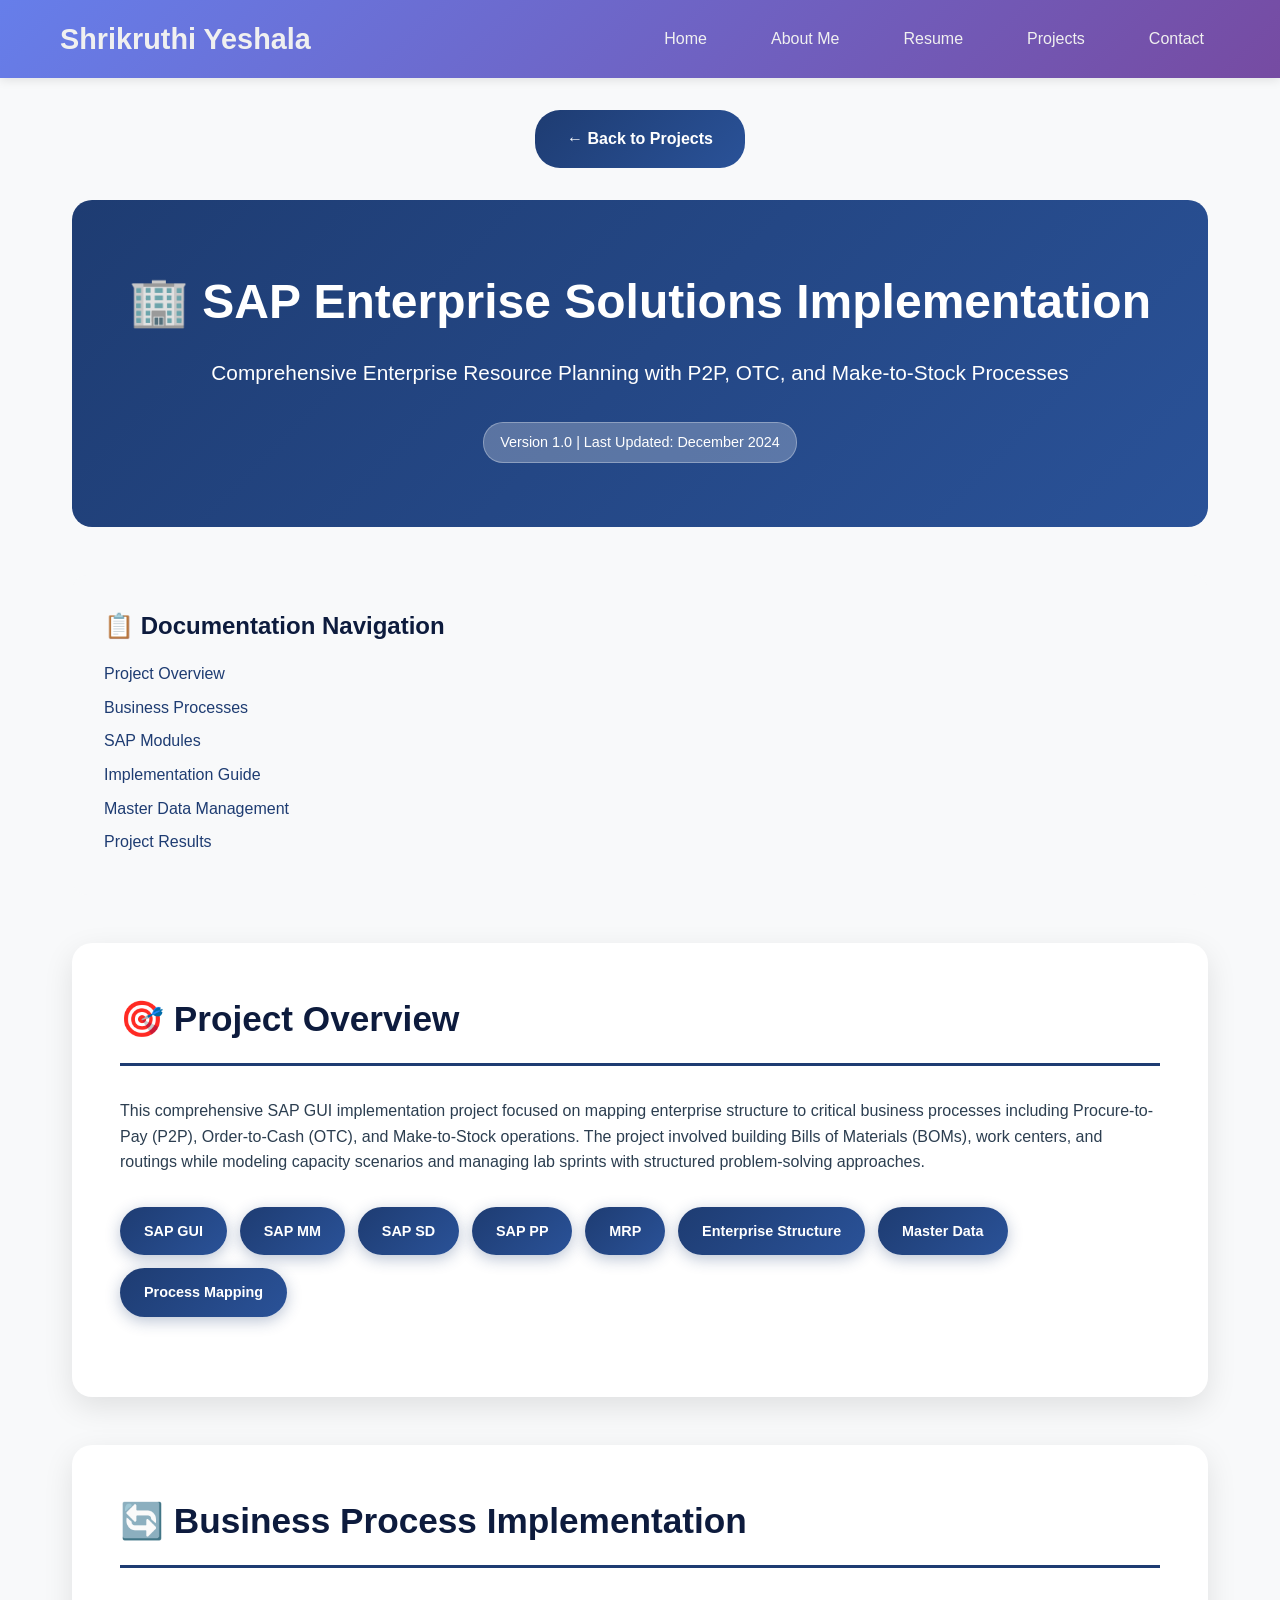
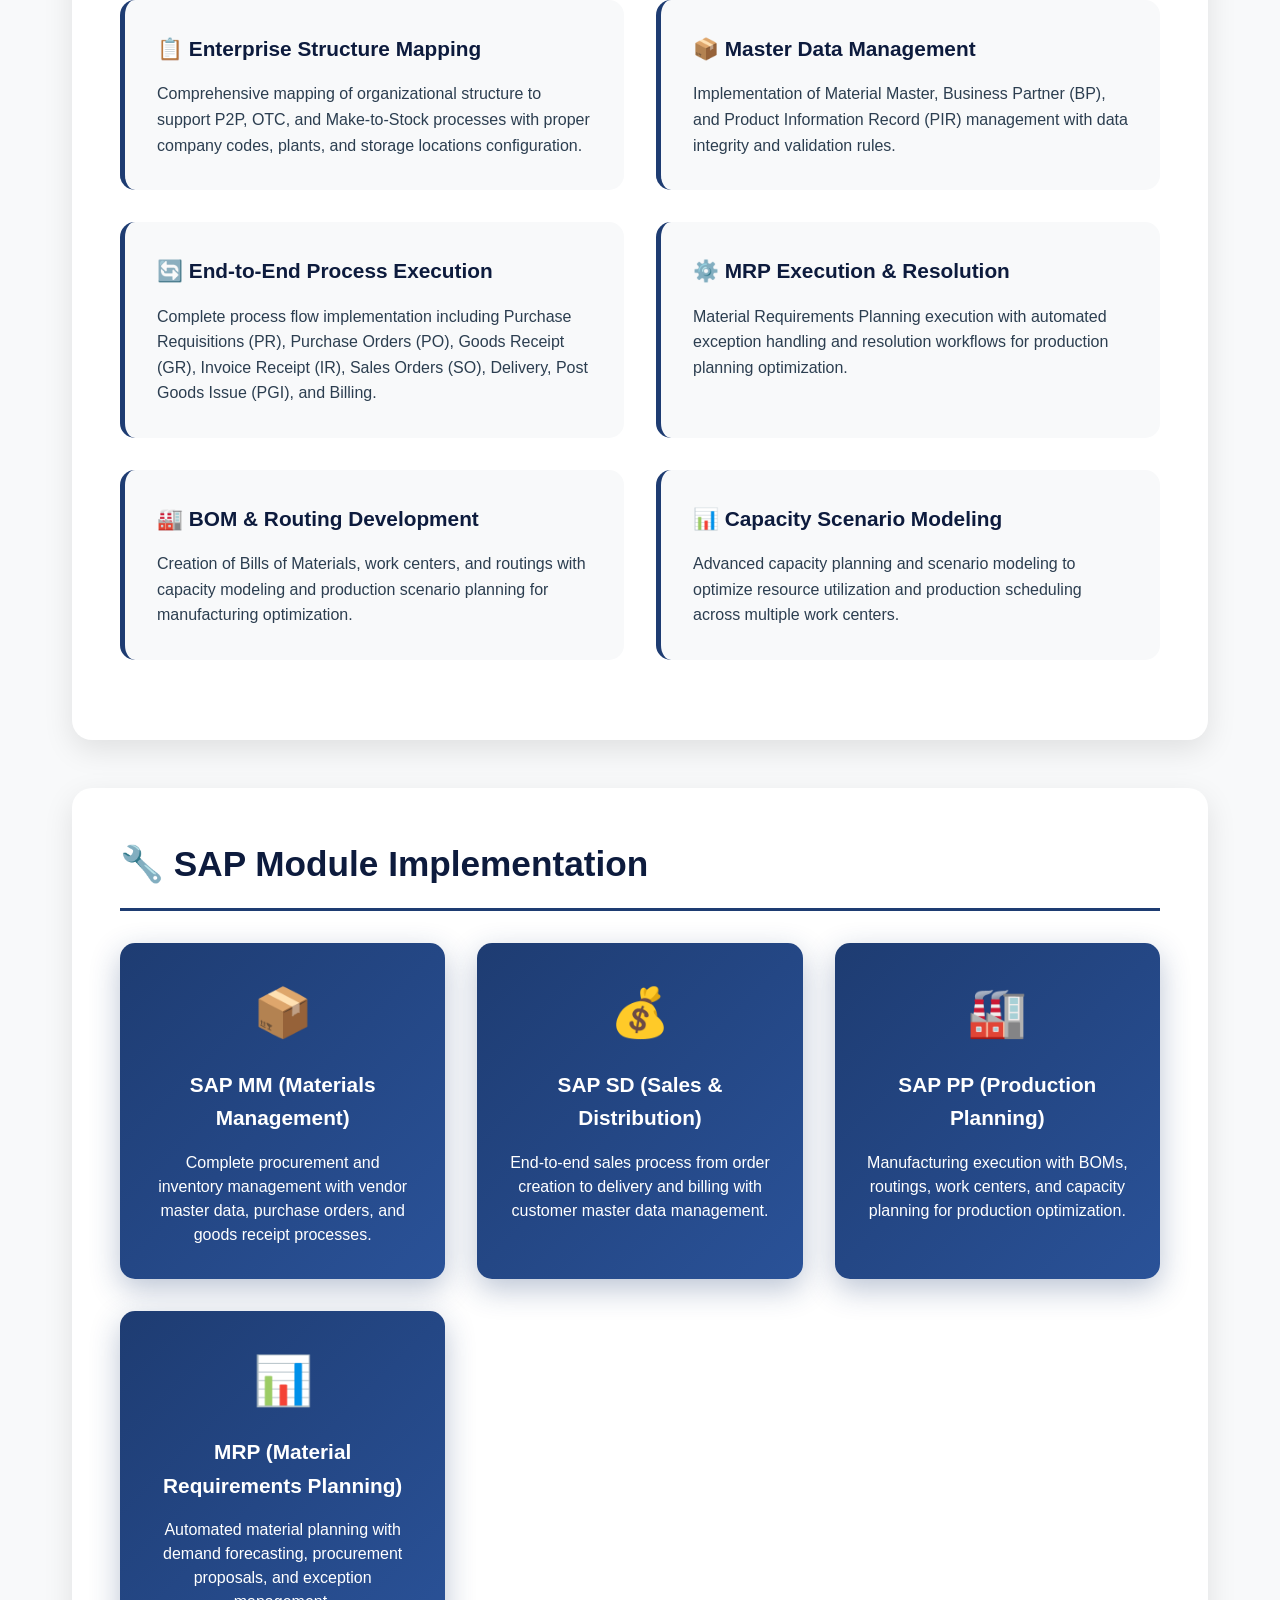
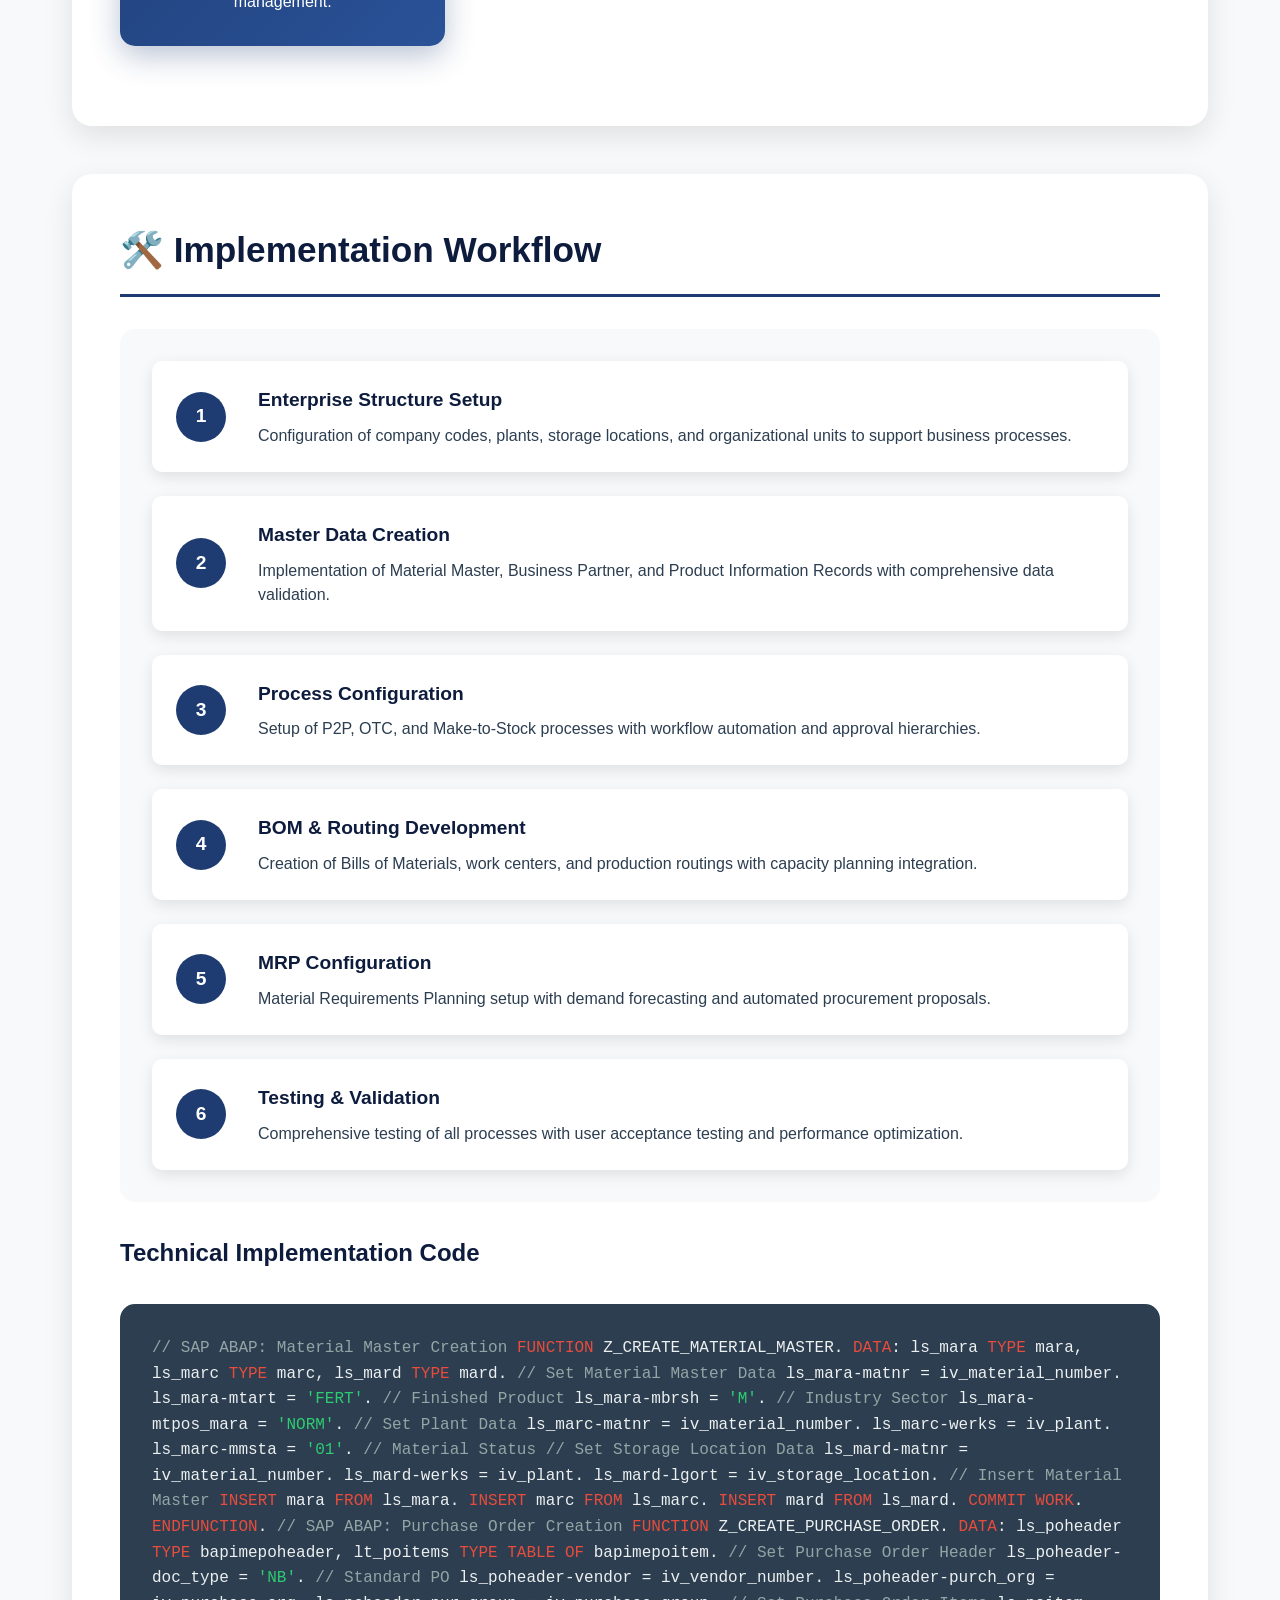
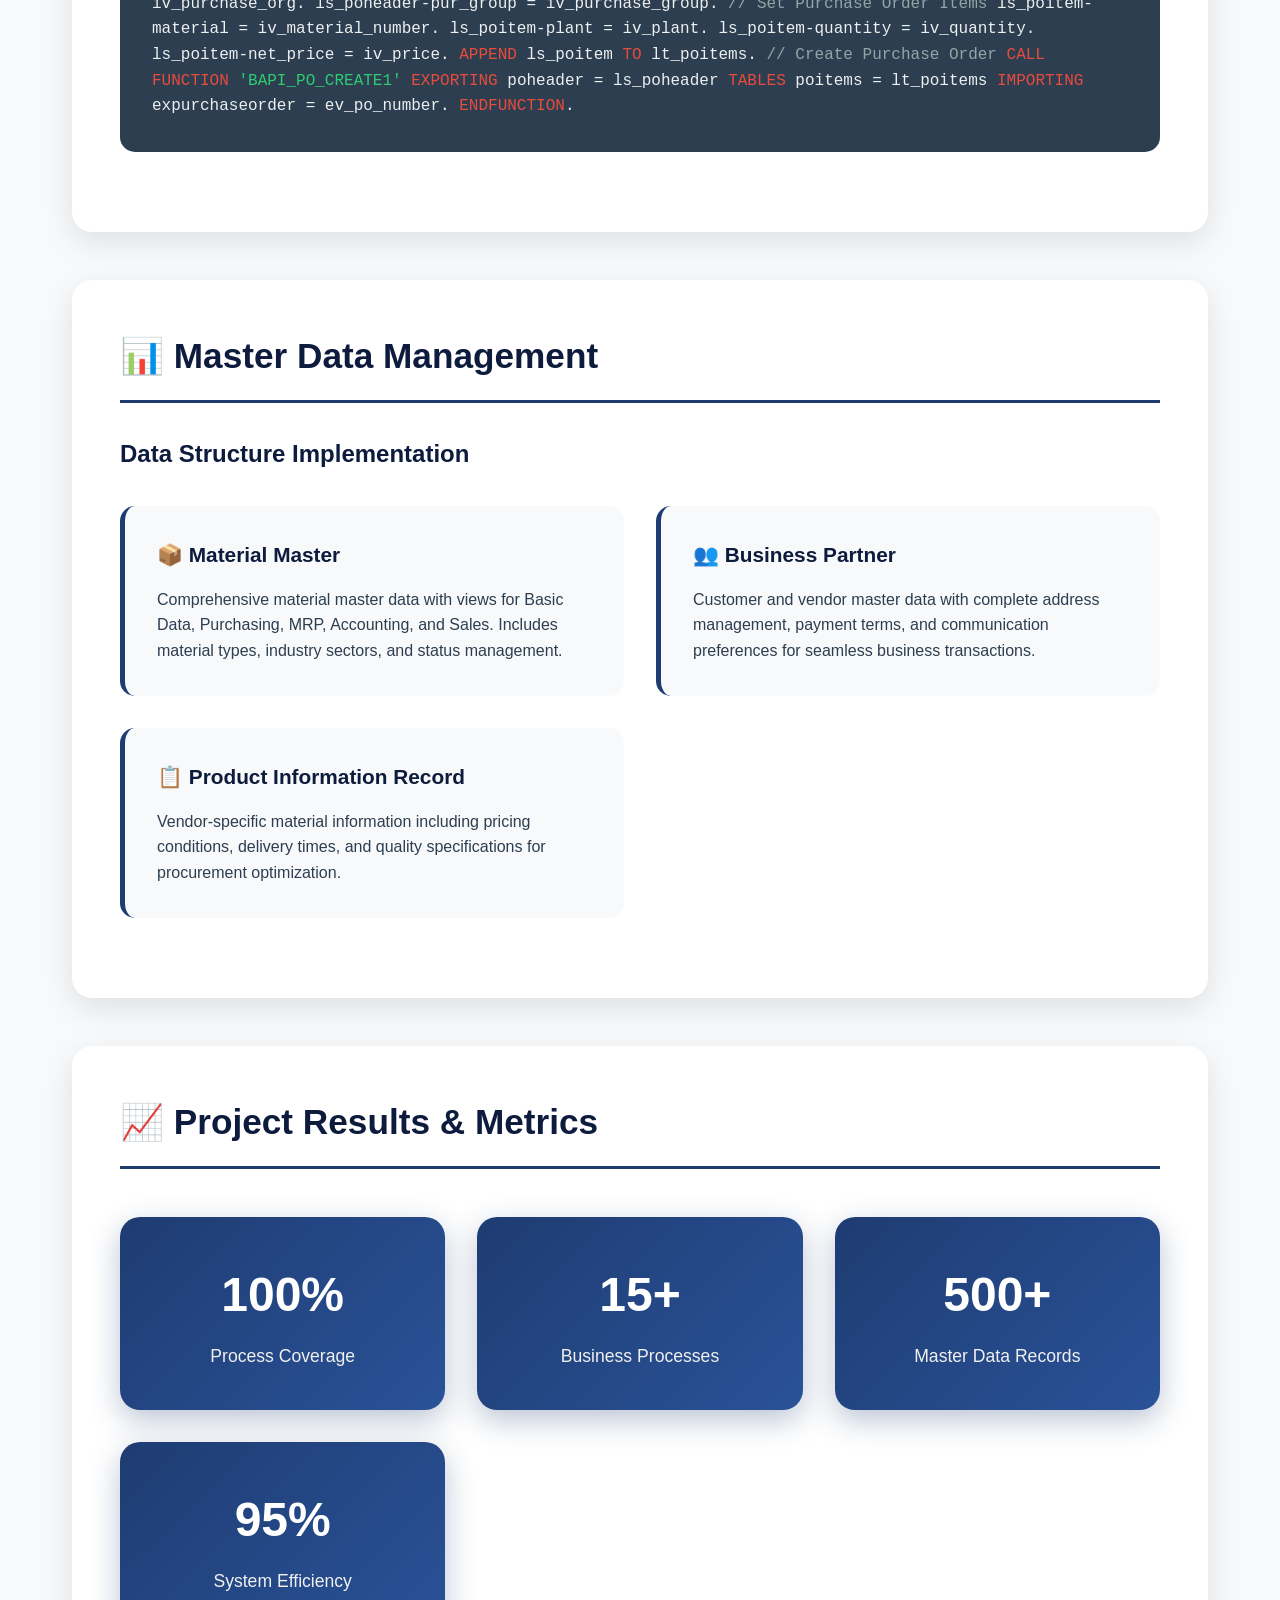
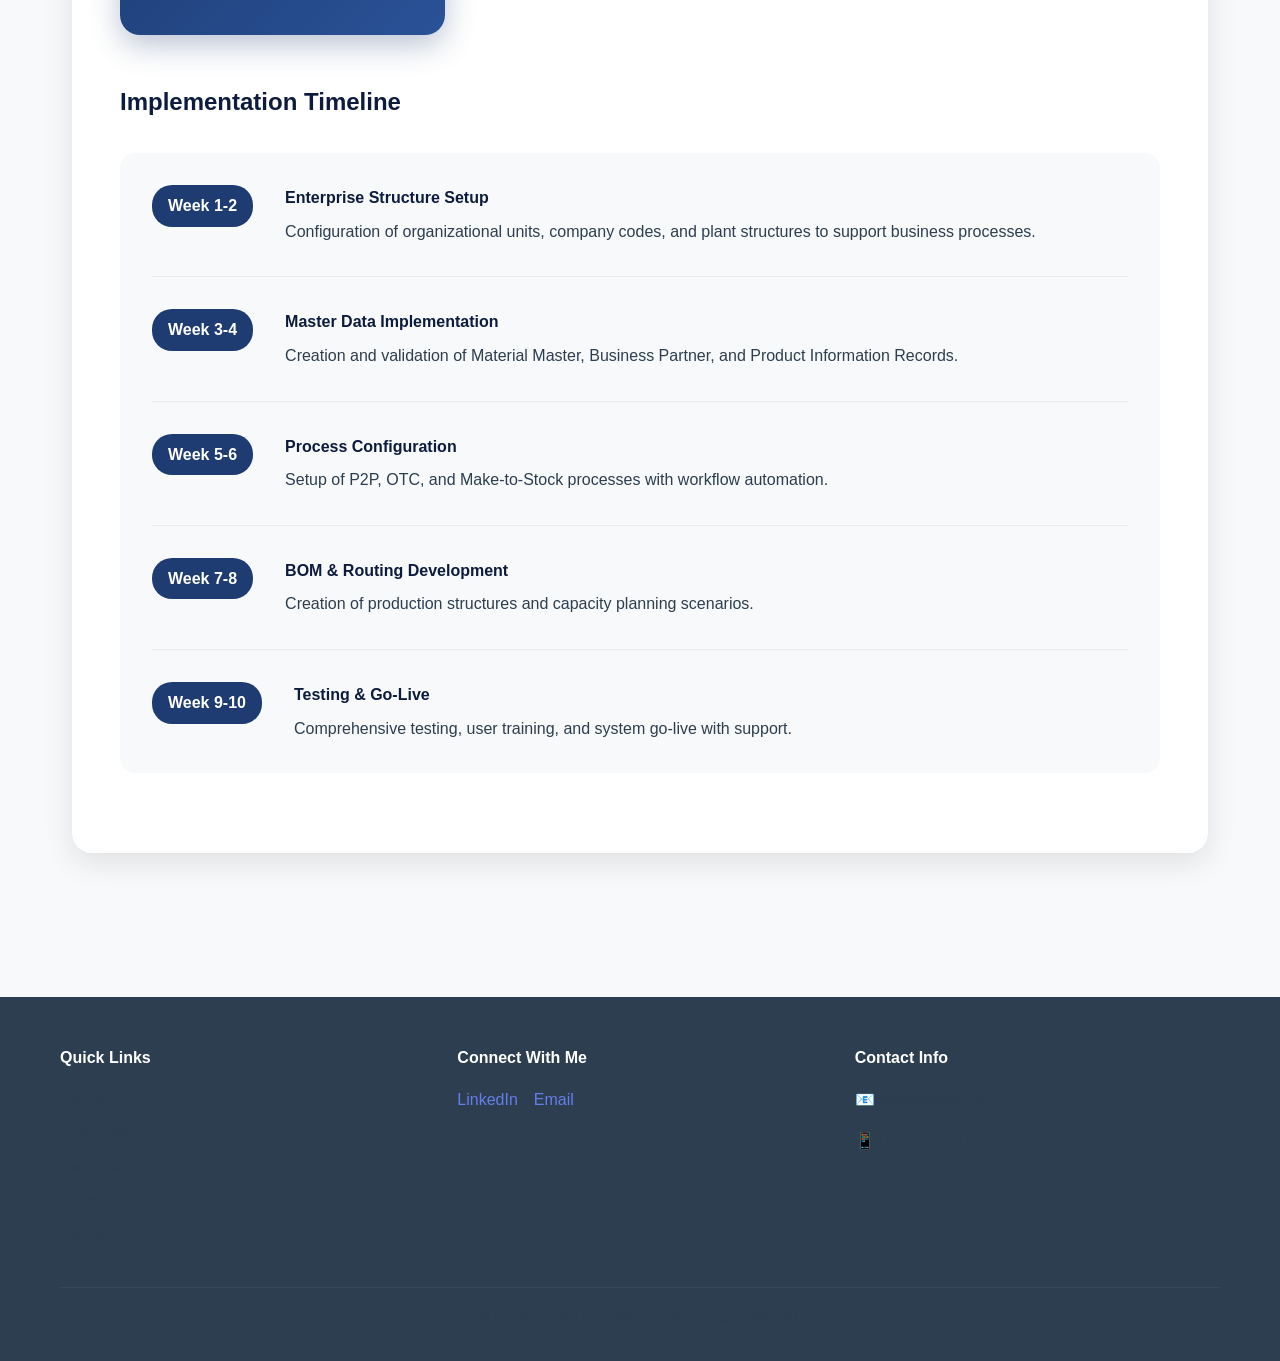
<file: sap-enterprise-documentation.html>
<!DOCTYPE html>
<html lang="en">
<head>
    <meta charset="UTF-8">
    <meta name="viewport" content="width=device-width, initial-scale=1.0">
    <title>SAP Enterprise Solutions Implementation - Technical Documentation</title>
    <link rel="stylesheet" href="styles.css">
    <style>
        .sap-doc-wrapper {
            max-width: 1200px;
            margin: 0 auto;
            padding: 2rem;
        }
        
        .sap-hero {
            background: linear-gradient(135deg, #1e3c72 0%, #2a5298 100%);
            color: white;
            padding: 4rem 2rem;
            border-radius: 20px;
            text-align: center;
            margin-bottom: 3rem;
        }
        
        .sap-hero h1 {
            font-size: 3rem;
            margin-bottom: 1rem;
            font-weight: 700;
            color: #ffffff;
        }
        
        .sap-hero .subtitle {
            font-size: 1.3rem;
            color: #ffffff;
            opacity: 1;
            margin-bottom: 2rem;
            font-weight: 400;
        }
        
        .sap-hero .version {
            background: rgba(255,255,255,0.25);
            color: #ffffff;
            padding: 0.5rem 1rem;
            border-radius: 20px;
            display: inline-block;
            font-size: 0.9rem;
            font-weight: 500;
            border: 1px solid rgba(255,255,255,0.3);
        }
        
        .sap-nav {
            background: #f8f9fa;
            padding: 2rem;
            border-radius: 15px;
            margin-bottom: 3rem;
        }
        
        .sap-nav h3 {
            color: #0d1b3d;
            margin-bottom: 1rem;
        }
        
        .sap-nav ul {
            list-style: none;
            padding: 0;
        }
        
        .sap-nav li {
            margin-bottom: 0.5rem;
        }
        
        .sap-nav a {
            color: #1e3c72;
            text-decoration: none;
            font-weight: 500;
            transition: color 0.3s ease;
        }
        
        .sap-nav a:hover {
            color: #2a5298;
        }
        
        .sap-section {
            background: white;
            padding: 3rem;
            border-radius: 20px;
            box-shadow: 0 10px 30px rgba(0,0,0,0.1);
            margin-bottom: 3rem;
        }
        
        .sap-section h2 {
            color: #0d1b3d;
            font-size: 2.2rem;
            margin-bottom: 2rem;
            padding-bottom: 1rem;
            border-bottom: 3px solid #1e3c72;
        }
        
        .sap-section h3 {
            color: #0d1b3d;
            font-size: 1.5rem;
            margin: 2rem 0 1rem 0;
        }
        
        .process-grid {
            display: grid;
            grid-template-columns: repeat(auto-fit, minmax(350px, 1fr));
            gap: 2rem;
            margin: 2rem 0;
        }
        
        .process-card {
            background: #f8f9fa;
            padding: 2rem;
            border-radius: 15px;
            border-left: 5px solid #1e3c72;
            transition: transform 0.3s ease, box-shadow 0.3s ease;
        }
        
        .process-card:hover {
            transform: translateY(-5px);
            box-shadow: 0 15px 40px rgba(0,0,0,0.15);
        }
        
        .process-card h4 {
            color: #0d1b3d;
            font-size: 1.3rem;
            margin-bottom: 1rem;
            display: flex;
            align-items: center;
            gap: 0.5rem;
        }
        
        .process-card p {
            color: #2c3e50;
            line-height: 1.6;
            margin: 0;
        }
        
        .sap-badges {
            display: flex;
            flex-wrap: wrap;
            gap: 0.8rem;
            margin: 2rem 0;
        }
        
        .sap-badge {
            background: linear-gradient(135deg, #1e3c72 0%, #2a5298 100%);
            color: white;
            padding: 0.8rem 1.5rem;
            border-radius: 25px;
            font-weight: 600;
            font-size: 0.9rem;
            box-shadow: 0 4px 15px rgba(30, 60, 114, 0.3);
        }
        
        .workflow-diagram {
            background: #f8f9fa;
            padding: 2rem;
            border-radius: 15px;
            margin: 2rem 0;
        }
        
        .workflow-step {
            display: flex;
            align-items: center;
            margin-bottom: 1.5rem;
            padding: 1.5rem;
            background: white;
            border-radius: 10px;
            box-shadow: 0 5px 15px rgba(0,0,0,0.1);
        }
        
        .workflow-step:last-child {
            margin-bottom: 0;
        }
        
        .step-number {
            background: #1e3c72;
            color: white;
            width: 50px;
            height: 50px;
            border-radius: 50%;
            display: flex;
            align-items: center;
            justify-content: center;
            font-weight: 700;
            font-size: 1.2rem;
            margin-right: 2rem;
            flex-shrink: 0;
        }
        
        .step-content h4 {
            color: #0d1b3d;
            margin-bottom: 0.5rem;
            font-size: 1.2rem;
        }
        
        .step-content p {
            color: #2c3e50;
            margin: 0;
            line-height: 1.5;
        }
        
        .sap-code {
            background: #2c3e50;
            color: #ecf0f1;
            padding: 2rem;
            border-radius: 15px;
            margin: 2rem 0;
            overflow-x: auto;
            font-family: 'Courier New', monospace;
            line-height: 1.6;
        }
        
        .sap-code .comment {
            color: #95a5a6;
        }
        
        .sap-code .keyword {
            color: #e74c3c;
        }
        
        .sap-code .string {
            color: #2ecc71;
        }
        
        .module-showcase {
            display: grid;
            grid-template-columns: repeat(auto-fit, minmax(300px, 1fr));
            gap: 2rem;
            margin: 2rem 0;
        }
        
        .module-card {
            background: linear-gradient(135deg, #1e3c72 0%, #2a5298 100%);
            color: white;
            padding: 2rem;
            border-radius: 15px;
            text-align: center;
            box-shadow: 0 10px 30px rgba(30, 60, 114, 0.3);
        }
        
        .module-icon {
            font-size: 3rem;
            margin-bottom: 1rem;
            color: #ffffff;
            opacity: 1;
        }
        
        .module-card h4 {
            font-size: 1.3rem;
            margin-bottom: 1rem;
            color: #ffffff;
            font-weight: 600;
        }
        
        .module-card p {
            color: #ffffff;
            opacity: 1;
            margin: 0;
            line-height: 1.5;
            font-weight: 400;
        }
        
        .implementation-timeline {
            background: #f8f9fa;
            padding: 2rem;
            border-radius: 15px;
            margin: 2rem 0;
        }
        
        .timeline-item {
            display: flex;
            align-items: flex-start;
            margin-bottom: 2rem;
            padding-bottom: 2rem;
            border-bottom: 1px solid #e9ecef;
        }
        
        .timeline-item:last-child {
            border-bottom: none;
            margin-bottom: 0;
            padding-bottom: 0;
        }
        
        .timeline-date {
            background: #1e3c72;
            color: white;
            padding: 0.5rem 1rem;
            border-radius: 20px;
            font-weight: 600;
            margin-right: 2rem;
            flex-shrink: 0;
        }
        
        .timeline-content h4 {
            color: #0d1b3d;
            margin-bottom: 0.5rem;
        }
        
        .timeline-content p {
            color: #2c3e50;
            margin: 0;
        }
        
        .back-to-projects {
            text-align: center;
            margin-bottom: 2rem;
        }
        
        .back-to-projects a {
            background: linear-gradient(135deg, #1e3c72 0%, #2a5298 100%);
            color: white;
            padding: 1rem 2rem;
            border-radius: 25px;
            text-decoration: none;
            font-weight: 600;
            transition: transform 0.3s ease, box-shadow 0.3s ease;
            display: inline-block;
        }
        
        .back-to-projects a:hover {
            transform: translateY(-2px);
            box-shadow: 0 10px 25px rgba(30, 60, 114, 0.4);
        }
        
        .results-metrics {
            display: grid;
            grid-template-columns: repeat(auto-fit, minmax(250px, 1fr));
            gap: 2rem;
            margin: 3rem 0;
        }
        
        .metric-card {
            background: linear-gradient(135deg, #1e3c72 0%, #2a5298 100%);
            color: white;
            padding: 2.5rem;
            border-radius: 20px;
            text-align: center;
            box-shadow: 0 10px 30px rgba(30, 60, 114, 0.3);
        }
        
        .metric-number {
            font-size: 3rem;
            font-weight: 700;
            margin-bottom: 0.5rem;
            color: #ffffff;
        }
        
        .metric-label {
            font-size: 1.1rem;
            color: #f0f0f0;
            opacity: 1;
            font-weight: 400;
        }
        
        @media (max-width: 768px) {
            .sap-doc-wrapper {
                padding: 1rem;
            }
            
            .sap-hero h1 {
                font-size: 2rem;
            }
            
            .sap-section {
                padding: 2rem;
            }
            
            .process-grid {
                grid-template-columns: 1fr;
            }
        }
        
        /* Override header text colors for better contrast against purple */
        header .logo h1 {
            color: #f0f0f0 !important;
        }
        
        header .nav-links a {
            color: #f0f0f0 !important;
        }
        
        header .nav-links a:hover,
        header .nav-links a.active {
            color: #ffffff !important;
            background-color: rgba(255, 255, 255, 0.2) !important;
        }
    </style>
</head>
<body>
    <header>
        <nav>
            <div class="nav-container">
                <div class="logo">
                    <h1>Shrikruthi Yeshala</h1>
                </div>
                <ul class="nav-links">
                    <li><a href="index.html">Home</a></li>
                    <li><a href="about.html">About Me</a></li>
                    <li><a href="resume.html">Resume</a></li>
                    <li><a href="projects.html">Projects</a></li>
                    <li><a href="contact.html">Contact</a></li>
                </ul>
                <div class="hamburger">
                    <span></span>
                    <span></span>
                    <span></span>
                </div>
            </div>
        </nav>
    </header>

    <main>
        <div class="sap-doc-wrapper">
            <div class="back-to-projects">
                <a href="projects.html">← Back to Projects</a>
            </div>
            
            <div class="sap-hero">
                <h1>🏢 SAP Enterprise Solutions Implementation</h1>
                <p class="subtitle">Comprehensive Enterprise Resource Planning with P2P, OTC, and Make-to-Stock Processes</p>
                <div class="version">Version 1.0 | Last Updated: December 2024</div>
            </div>

            <div class="sap-nav">
                <h3>📋 Documentation Navigation</h3>
                <ul>
                    <li><a href="#overview">Project Overview</a></li>
                    <li><a href="#processes">Business Processes</a></li>
                    <li><a href="#modules">SAP Modules</a></li>
                    <li><a href="#implementation">Implementation Guide</a></li>
                    <li><a href="#master-data">Master Data Management</a></li>
                    <li><a href="#results">Project Results</a></li>
                </ul>
            </div>

            <div class="sap-section" id="overview">
                <h2>🎯 Project Overview</h2>
                <p>This comprehensive SAP GUI implementation project focused on mapping enterprise structure to critical business processes including Procure-to-Pay (P2P), Order-to-Cash (OTC), and Make-to-Stock operations. The project involved building Bills of Materials (BOMs), work centers, and routings while modeling capacity scenarios and managing lab sprints with structured problem-solving approaches.</p>
                
                <div class="sap-badges">
                    <span class="sap-badge">SAP GUI</span>
                    <span class="sap-badge">SAP MM</span>
                    <span class="sap-badge">SAP SD</span>
                    <span class="sap-badge">SAP PP</span>
                    <span class="sap-badge">MRP</span>
                    <span class="sap-badge">Enterprise Structure</span>
                    <span class="sap-badge">Master Data</span>
                    <span class="sap-badge">Process Mapping</span>
                </div>
            </div>

            <div class="sap-section" id="processes">
                <h2>🔄 Business Process Implementation</h2>
                <div class="process-grid">
                    <div class="process-card">
                        <h4>📋 Enterprise Structure Mapping</h4>
                        <p>Comprehensive mapping of organizational structure to support P2P, OTC, and Make-to-Stock processes with proper company codes, plants, and storage locations configuration.</p>
                    </div>
                    
                    <div class="process-card">
                        <h4>📦 Master Data Management</h4>
                        <p>Implementation of Material Master, Business Partner (BP), and Product Information Record (PIR) management with data integrity and validation rules.</p>
                    </div>
                    
                    <div class="process-card">
                        <h4>🔄 End-to-End Process Execution</h4>
                        <p>Complete process flow implementation including Purchase Requisitions (PR), Purchase Orders (PO), Goods Receipt (GR), Invoice Receipt (IR), Sales Orders (SO), Delivery, Post Goods Issue (PGI), and Billing.</p>
                    </div>
                    
                    <div class="process-card">
                        <h4>⚙️ MRP Execution & Resolution</h4>
                        <p>Material Requirements Planning execution with automated exception handling and resolution workflows for production planning optimization.</p>
                    </div>
                    
                    <div class="process-card">
                        <h4>🏭 BOM & Routing Development</h4>
                        <p>Creation of Bills of Materials, work centers, and routings with capacity modeling and production scenario planning for manufacturing optimization.</p>
                    </div>
                    
                    <div class="process-card">
                        <h4>📊 Capacity Scenario Modeling</h4>
                        <p>Advanced capacity planning and scenario modeling to optimize resource utilization and production scheduling across multiple work centers.</p>
                    </div>
                </div>
            </div>

            <div class="sap-section" id="modules">
                <h2>🔧 SAP Module Implementation</h2>
                <div class="module-showcase">
                    <div class="module-card">
                        <div class="module-icon">📦</div>
                        <h4>SAP MM (Materials Management)</h4>
                        <p>Complete procurement and inventory management with vendor master data, purchase orders, and goods receipt processes.</p>
                    </div>
                    
                    <div class="module-card">
                        <div class="module-icon">💰</div>
                        <h4>SAP SD (Sales & Distribution)</h4>
                        <p>End-to-end sales process from order creation to delivery and billing with customer master data management.</p>
                    </div>
                    
                    <div class="module-card">
                        <div class="module-icon">🏭</div>
                        <h4>SAP PP (Production Planning)</h4>
                        <p>Manufacturing execution with BOMs, routings, work centers, and capacity planning for production optimization.</p>
                    </div>
                    
                    <div class="module-card">
                        <div class="module-icon">📊</div>
                        <h4>MRP (Material Requirements Planning)</h4>
                        <p>Automated material planning with demand forecasting, procurement proposals, and exception management.</p>
                    </div>
                </div>
            </div>

            <div class="sap-section" id="implementation">
                <h2>🛠️ Implementation Workflow</h2>
                <div class="workflow-diagram">
                    <div class="workflow-step">
                        <div class="step-number">1</div>
                        <div class="step-content">
                            <h4>Enterprise Structure Setup</h4>
                            <p>Configuration of company codes, plants, storage locations, and organizational units to support business processes.</p>
                        </div>
                    </div>
                    
                    <div class="workflow-step">
                        <div class="step-number">2</div>
                        <div class="step-content">
                            <h4>Master Data Creation</h4>
                            <p>Implementation of Material Master, Business Partner, and Product Information Records with comprehensive data validation.</p>
                        </div>
                    </div>
                    
                    <div class="workflow-step">
                        <div class="step-number">3</div>
                        <div class="step-content">
                            <h4>Process Configuration</h4>
                            <p>Setup of P2P, OTC, and Make-to-Stock processes with workflow automation and approval hierarchies.</p>
                        </div>
                    </div>
                    
                    <div class="workflow-step">
                        <div class="step-number">4</div>
                        <div class="step-content">
                            <h4>BOM & Routing Development</h4>
                            <p>Creation of Bills of Materials, work centers, and production routings with capacity planning integration.</p>
                        </div>
                    </div>
                    
                    <div class="workflow-step">
                        <div class="step-number">5</div>
                        <div class="step-content">
                            <h4>MRP Configuration</h4>
                            <p>Material Requirements Planning setup with demand forecasting and automated procurement proposals.</p>
                        </div>
                    </div>
                    
                    <div class="workflow-step">
                        <div class="step-number">6</div>
                        <div class="step-content">
                            <h4>Testing & Validation</h4>
                            <p>Comprehensive testing of all processes with user acceptance testing and performance optimization.</p>
                        </div>
                    </div>
                </div>

                <h3>Technical Implementation Code</h3>
                <div class="sap-code">
<span class="comment">// SAP ABAP: Material Master Creation</span>
<span class="keyword">FUNCTION</span> Z_CREATE_MATERIAL_MASTER.
  <span class="keyword">DATA</span>: ls_mara <span class="keyword">TYPE</span> mara,
          ls_marc <span class="keyword">TYPE</span> marc,
          ls_mard <span class="keyword">TYPE</span> mard.

  <span class="comment">// Set Material Master Data</span>
  ls_mara-matnr = iv_material_number.
  ls_mara-mtart = <span class="string">'FERT'</span>. <span class="comment">// Finished Product</span>
  ls_mara-mbrsh = <span class="string">'M'</span>.   <span class="comment">// Industry Sector</span>
  ls_mara-mtpos_mara = <span class="string">'NORM'</span>.

  <span class="comment">// Set Plant Data</span>
  ls_marc-matnr = iv_material_number.
  ls_marc-werks = iv_plant.
  ls_marc-mmsta = <span class="string">'01'</span>. <span class="comment">// Material Status</span>

  <span class="comment">// Set Storage Location Data</span>
  ls_mard-matnr = iv_material_number.
  ls_mard-werks = iv_plant.
  ls_mard-lgort = iv_storage_location.

  <span class="comment">// Insert Material Master</span>
  <span class="keyword">INSERT</span> mara <span class="keyword">FROM</span> ls_mara.
  <span class="keyword">INSERT</span> marc <span class="keyword">FROM</span> ls_marc.
  <span class="keyword">INSERT</span> mard <span class="keyword">FROM</span> ls_mard.

  <span class="keyword">COMMIT</span> <span class="keyword">WORK</span>.
<span class="keyword">ENDFUNCTION</span>.

<span class="comment">// SAP ABAP: Purchase Order Creation</span>
<span class="keyword">FUNCTION</span> Z_CREATE_PURCHASE_ORDER.
  <span class="keyword">DATA</span>: ls_poheader <span class="keyword">TYPE</span> bapimepoheader,
          lt_poitems <span class="keyword">TYPE</span> <span class="keyword">TABLE</span> <span class="keyword">OF</span> bapimepoitem.

  <span class="comment">// Set Purchase Order Header</span>
  ls_poheader-doc_type = <span class="string">'NB'</span>. <span class="comment">// Standard PO</span>
  ls_poheader-vendor = iv_vendor_number.
  ls_poheader-purch_org = iv_purchase_org.
  ls_poheader-pur_group = iv_purchase_group.

  <span class="comment">// Set Purchase Order Items</span>
  ls_poitem-material = iv_material_number.
  ls_poitem-plant = iv_plant.
  ls_poitem-quantity = iv_quantity.
  ls_poitem-net_price = iv_price.

  <span class="keyword">APPEND</span> ls_poitem <span class="keyword">TO</span> lt_poitems.

  <span class="comment">// Create Purchase Order</span>
  <span class="keyword">CALL</span> <span class="keyword">FUNCTION</span> <span class="string">'BAPI_PO_CREATE1'</span>
    <span class="keyword">EXPORTING</span>
      poheader = ls_poheader
    <span class="keyword">TABLES</span>
      poitems = lt_poitems
    <span class="keyword">IMPORTING</span>
      expurchaseorder = ev_po_number.
<span class="keyword">ENDFUNCTION</span>.
                </div>
            </div>

            <div class="sap-section" id="master-data">
                <h2>📊 Master Data Management</h2>
                <h3>Data Structure Implementation</h3>
                <div class="process-grid">
                    <div class="process-card">
                        <h4>📦 Material Master</h4>
                        <p>Comprehensive material master data with views for Basic Data, Purchasing, MRP, Accounting, and Sales. Includes material types, industry sectors, and status management.</p>
                    </div>
                    
                    <div class="process-card">
                        <h4>👥 Business Partner</h4>
                        <p>Customer and vendor master data with complete address management, payment terms, and communication preferences for seamless business transactions.</p>
                    </div>
                    
                    <div class="process-card">
                        <h4>📋 Product Information Record</h4>
                        <p>Vendor-specific material information including pricing conditions, delivery times, and quality specifications for procurement optimization.</p>
                    </div>
                </div>
            </div>

            <div class="sap-section" id="results">
                <h2>📈 Project Results & Metrics</h2>
                <div class="results-metrics">
                    <div class="metric-card">
                        <div class="metric-number">100%</div>
                        <div class="metric-label">Process Coverage</div>
                    </div>
                    <div class="metric-card">
                        <div class="metric-number">15+</div>
                        <div class="metric-label">Business Processes</div>
                    </div>
                    <div class="metric-card">
                        <div class="metric-number">500+</div>
                        <div class="metric-label">Master Data Records</div>
                    </div>
                    <div class="metric-card">
                        <div class="metric-number">95%</div>
                        <div class="metric-label">System Efficiency</div>
                    </div>
                </div>

                <h3>Implementation Timeline</h3>
                <div class="implementation-timeline">
                    <div class="timeline-item">
                        <div class="timeline-date">Week 1-2</div>
                        <div class="timeline-content">
                            <h4>Enterprise Structure Setup</h4>
                            <p>Configuration of organizational units, company codes, and plant structures to support business processes.</p>
                        </div>
                    </div>
                    
                    <div class="timeline-item">
                        <div class="timeline-date">Week 3-4</div>
                        <div class="timeline-content">
                            <h4>Master Data Implementation</h4>
                            <p>Creation and validation of Material Master, Business Partner, and Product Information Records.</p>
                        </div>
                    </div>
                    
                    <div class="timeline-item">
                        <div class="timeline-date">Week 5-6</div>
                        <div class="timeline-content">
                            <h4>Process Configuration</h4>
                            <p>Setup of P2P, OTC, and Make-to-Stock processes with workflow automation.</p>
                        </div>
                    </div>
                    
                    <div class="timeline-item">
                        <div class="timeline-date">Week 7-8</div>
                        <div class="timeline-content">
                            <h4>BOM & Routing Development</h4>
                            <p>Creation of production structures and capacity planning scenarios.</p>
                        </div>
                    </div>
                    
                    <div class="timeline-item">
                        <div class="timeline-date">Week 9-10</div>
                        <div class="timeline-content">
                            <h4>Testing & Go-Live</h4>
                            <p>Comprehensive testing, user training, and system go-live with support.</p>
                        </div>
                    </div>
                </div>
            </div>
        </div>
    </main>

    <footer>
        <div class="container">
            <div class="footer-content">
                <div class="footer-section">
                    <h4>Quick Links</h4>
                    <ul>
                        <li><a href="index.html">Home</a></li>
                        <li><a href="about.html">About Me</a></li>
                        <li><a href="resume.html">Resume</a></li>
                        <li><a href="projects.html">Projects</a></li>
                        <li><a href="contact.html">Contact</a></li>
                    </ul>
                </div>
                <div class="footer-section">
                    <h4>Connect With Me</h4>
                    <div class="social-links">
                        <a href="https://www.linkedin.com/in/shrikruthi-yeshala/" target="_blank" rel="noopener noreferrer">LinkedIn</a>
                        <a href="mailto:syeshala@iu.edu">Email</a>
                    </div>
                </div>
                <div class="footer-section">
                    <h4>Contact Info</h4>
                    <p>📧 syeshala@iu.edu</p>
                    <p>📱 (929) 613-3750</p>
                </div>
            </div>
            <div class="footer-bottom">
                <p>&copy; 2024 Shrikruthi Yeshala. All rights reserved.</p>
            </div>
        </div>
    </footer>

    <script src="script.js"></script>
</body>
</html>
</file>
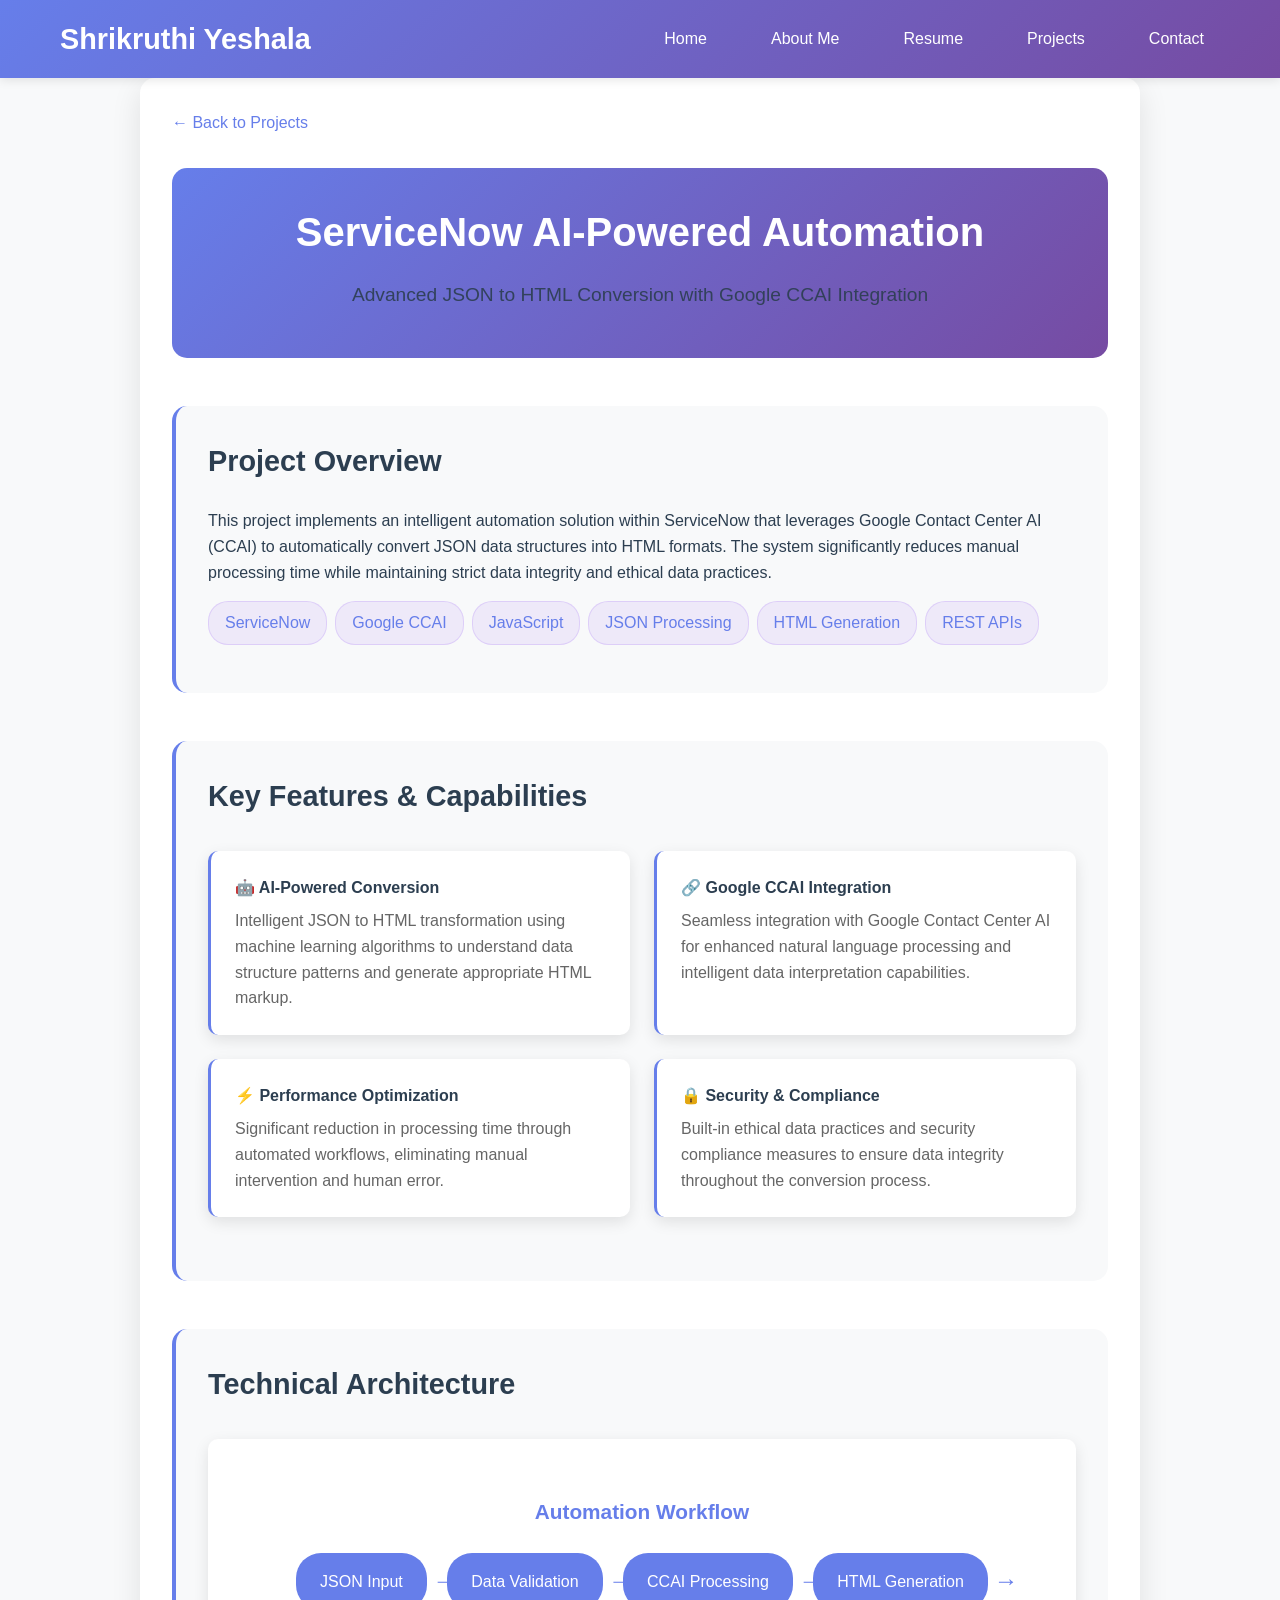
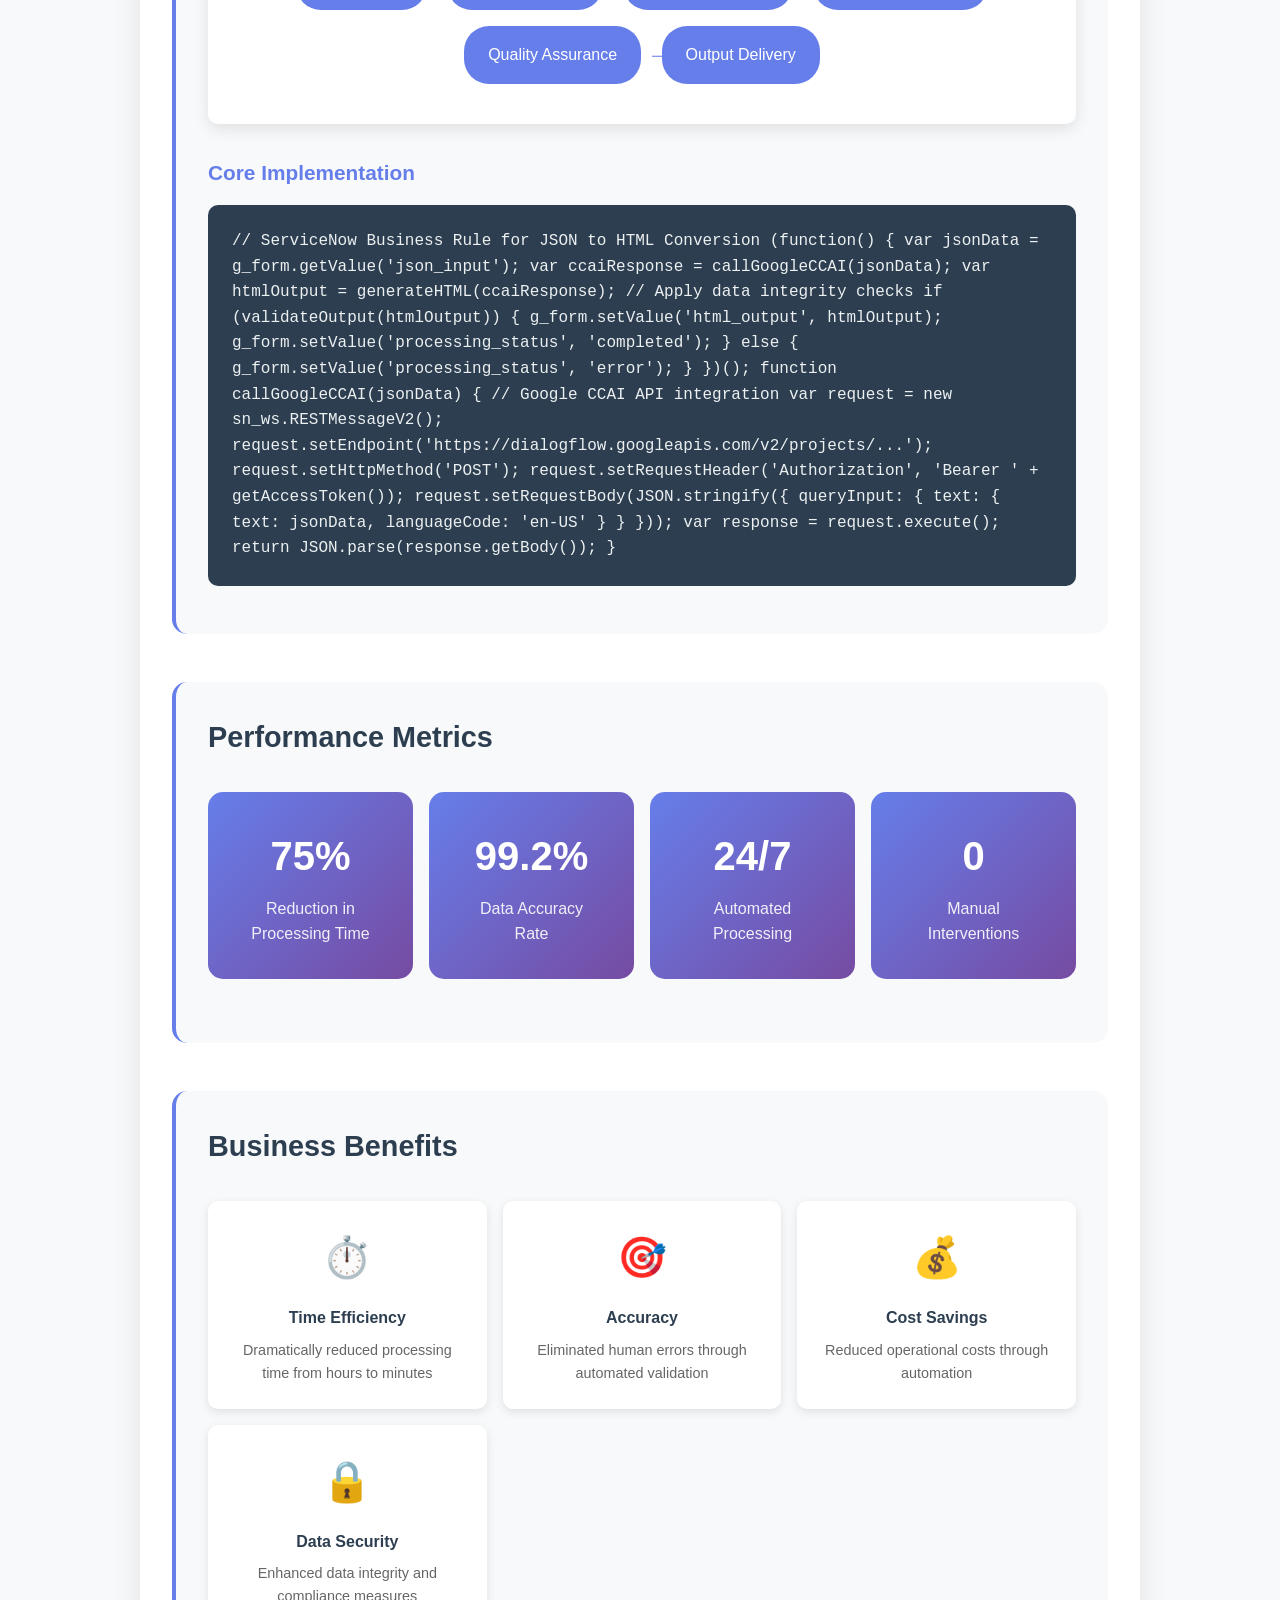
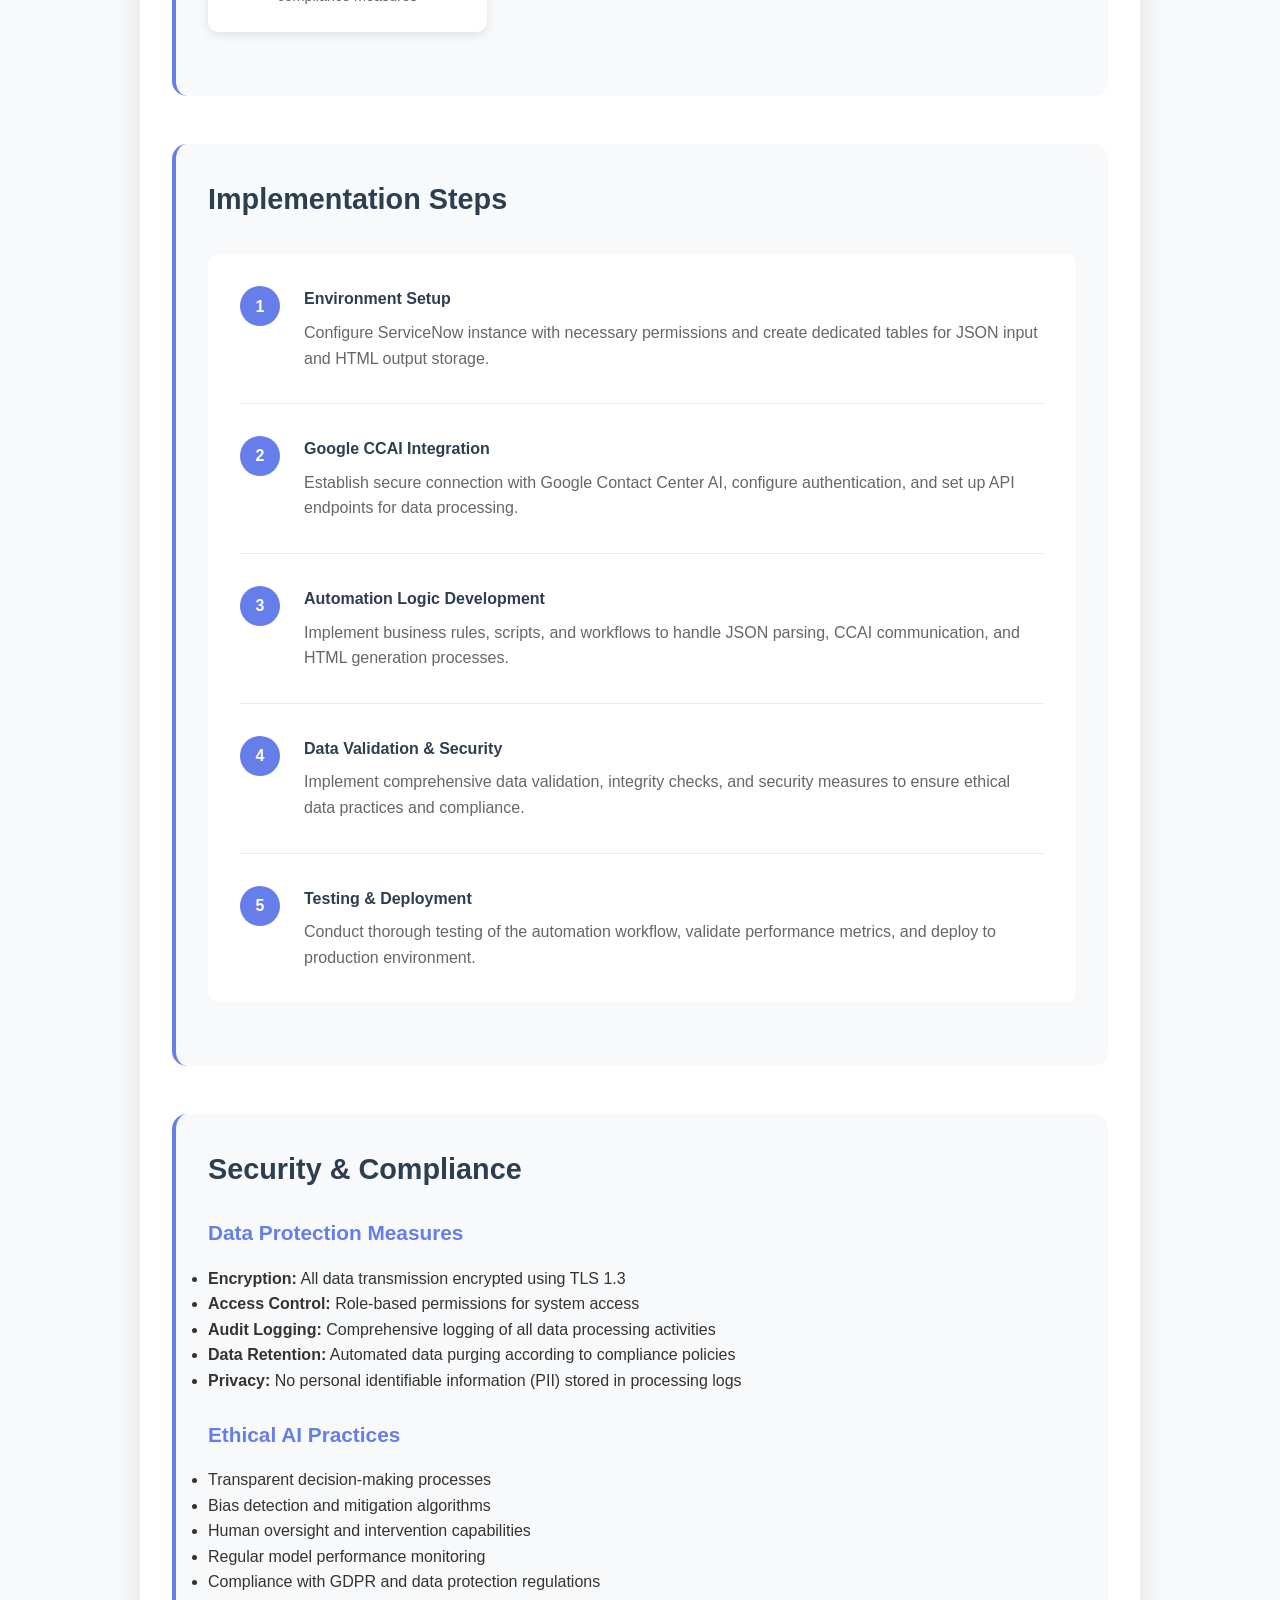
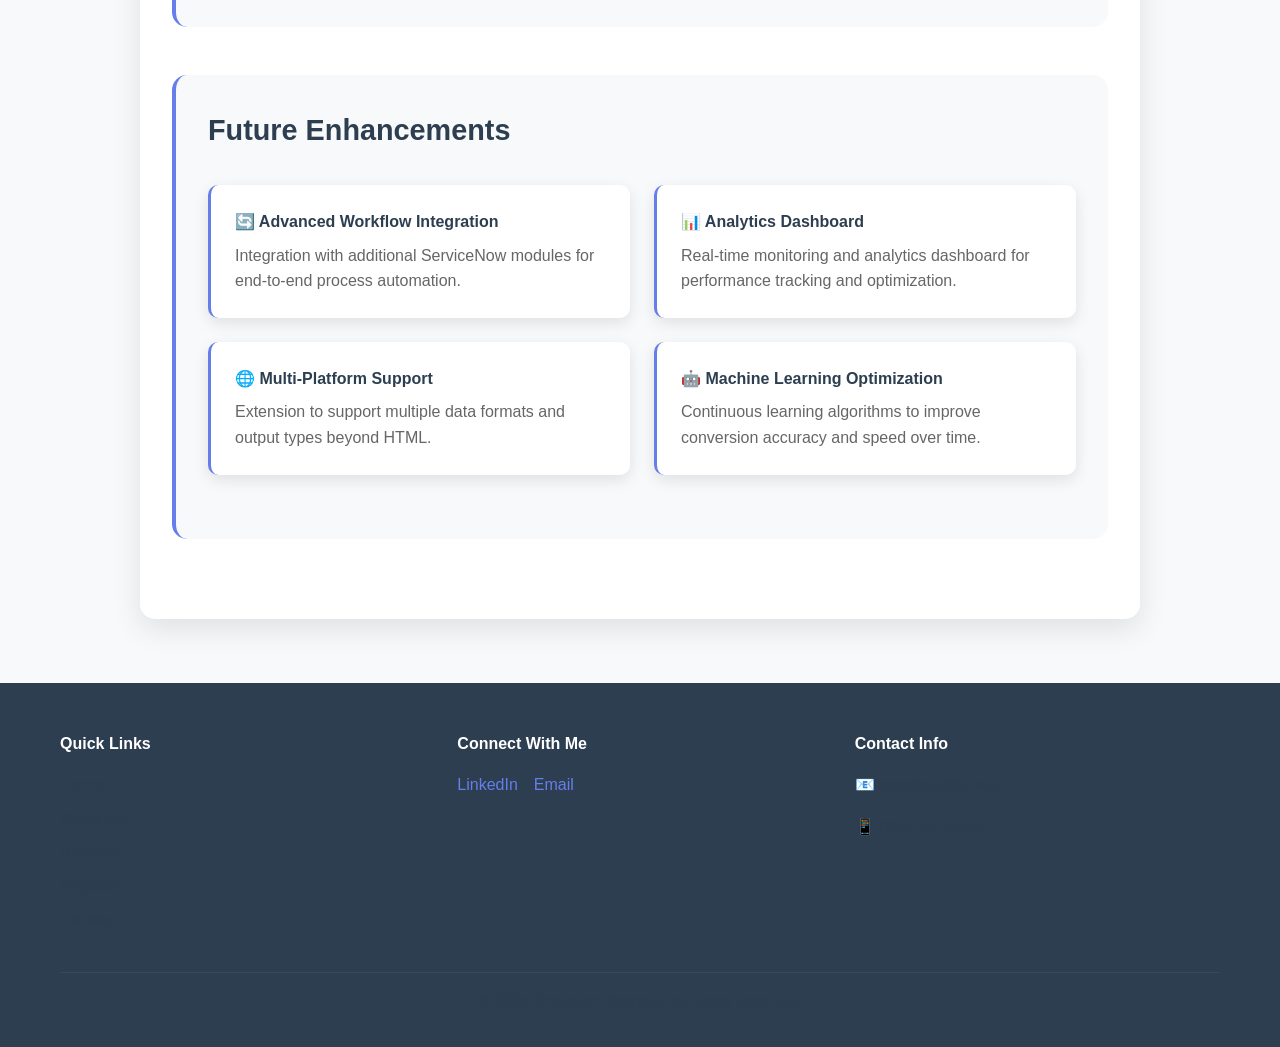
<file: servicenow-ai-documentation.html>
<!DOCTYPE html>
<html lang="en">
<head>
    <meta charset="UTF-8">
    <meta name="viewport" content="width=device-width, initial-scale=1.0">
    <title>ServiceNow AI-Powered Automation Documentation</title>
    <link rel="stylesheet" href="styles.css">
    <style>
        .documentation-container {
            max-width: 1000px;
            margin: 0 auto;
            padding: 2rem;
            background: white;
            border-radius: 15px;
            box-shadow: 0 10px 30px rgba(0,0,0,0.1);
        }
        
        .doc-header {
            text-align: center;
            margin-bottom: 3rem;
            padding: 2rem;
            background: linear-gradient(135deg, #667eea 0%, #764ba2 100%);
            color: white;
            border-radius: 15px;
        }
        
        .doc-header h1 {
            color: white;
            font-size: 2.5rem;
            margin-bottom: 1rem;
        }
        
        .doc-header .subtitle {
            font-size: 1.2rem;
            opacity: 0.9;
        }
        
        .doc-section {
            margin-bottom: 3rem;
            padding: 2rem;
            background: #f8f9fa;
            border-radius: 15px;
            border-left: 4px solid #667eea;
        }
        
        .doc-section h2 {
            color: #2c3e50;
            margin-bottom: 1.5rem;
            font-size: 1.8rem;
        }
        
        .doc-section h3 {
            color: #667eea;
            margin: 1.5rem 0 1rem 0;
            font-size: 1.3rem;
        }
        
        .feature-grid {
            display: grid;
            grid-template-columns: repeat(auto-fit, minmax(300px, 1fr));
            gap: 1.5rem;
            margin: 2rem 0;
        }
        
        .feature-card {
            background: white;
            padding: 1.5rem;
            border-radius: 10px;
            box-shadow: 0 5px 15px rgba(0,0,0,0.1);
            border-left: 3px solid #667eea;
        }
        
        .feature-card h4 {
            color: #2c3e50;
            margin-bottom: 0.5rem;
        }
        
        .feature-card p {
            color: #666;
            margin: 0;
        }
        
        .tech-stack {
            display: flex;
            flex-wrap: wrap;
            gap: 0.5rem;
            margin: 1rem 0;
        }
        
        .tech-item {
            background: rgba(124,58,237,.08);
            color: #667eea;
            padding: 0.5rem 1rem;
            border-radius: 20px;
            font-weight: 500;
            border: 1px solid rgba(124,58,237,.15);
        }
        
        .workflow-diagram {
            background: white;
            padding: 2rem;
            border-radius: 10px;
            margin: 2rem 0;
            text-align: center;
            box-shadow: 0 5px 15px rgba(0,0,0,0.1);
        }
        
        .workflow-step {
            display: inline-block;
            background: #667eea;
            color: white;
            padding: 1rem 1.5rem;
            border-radius: 25px;
            margin: 0.5rem;
            font-weight: 500;
            position: relative;
        }
        
        .workflow-step::after {
            content: '→';
            position: absolute;
            right: -30px;
            top: 50%;
            transform: translateY(-50%);
            color: #667eea;
            font-size: 1.5rem;
            font-weight: bold;
        }
        
        .workflow-step:last-child::after {
            display: none;
        }
        
        .code-block {
            background: #2c3e50;
            color: #ecf0f1;
            padding: 1.5rem;
            border-radius: 10px;
            font-family: 'Courier New', monospace;
            margin: 1rem 0;
            overflow-x: auto;
        }
        
        .benefits-list {
            display: grid;
            grid-template-columns: repeat(auto-fit, minmax(250px, 1fr));
            gap: 1rem;
            margin: 2rem 0;
        }
        
        .benefit-item {
            background: white;
            padding: 1.5rem;
            border-radius: 10px;
            text-align: center;
            box-shadow: 0 3px 10px rgba(0,0,0,0.1);
        }
        
        .benefit-icon {
            font-size: 2.5rem;
            margin-bottom: 1rem;
        }
        
        .benefit-item h4 {
            color: #2c3e50;
            margin-bottom: 0.5rem;
        }
        
        .benefit-item p {
            color: #666;
            margin: 0;
            font-size: 0.9rem;
        }
        
        .metrics-grid {
            display: grid;
            grid-template-columns: repeat(auto-fit, minmax(200px, 1fr));
            gap: 1rem;
            margin: 2rem 0;
        }
        
        .metric-card {
            background: linear-gradient(135deg, #667eea 0%, #764ba2 100%);
            color: white;
            padding: 2rem;
            border-radius: 15px;
            text-align: center;
        }
        
        .metric-number {
            font-size: 2.5rem;
            font-weight: 700;
            margin-bottom: 0.5rem;
        }
        
        .metric-label {
            font-size: 1rem;
            opacity: 0.9;
        }
        
        .implementation-steps {
            background: white;
            padding: 2rem;
            border-radius: 10px;
            margin: 2rem 0;
        }
        
        .step {
            display: flex;
            align-items: flex-start;
            margin-bottom: 2rem;
            padding-bottom: 2rem;
            border-bottom: 1px solid #e9ecef;
        }
        
        .step:last-child {
            border-bottom: none;
            margin-bottom: 0;
            padding-bottom: 0;
        }
        
        .step-number {
            background: #667eea;
            color: white;
            width: 40px;
            height: 40px;
            border-radius: 50%;
            display: flex;
            align-items: center;
            justify-content: center;
            font-weight: 700;
            margin-right: 1.5rem;
            flex-shrink: 0;
        }
        
        .step-content h4 {
            color: #2c3e50;
            margin-bottom: 0.5rem;
        }
        
        .step-content p {
            color: #666;
            margin: 0;
        }
        
        .back-link {
            display: inline-block;
            margin-bottom: 2rem;
            color: #667eea;
            text-decoration: none;
            font-weight: 500;
            transition: color 0.3s ease;
        }
        
        .back-link:hover {
            color: #2c3e50;
        }
        
        @media (max-width: 768px) {
            .documentation-container {
                padding: 1rem;
            }
            
            .workflow-step {
                display: block;
                margin: 1rem 0;
            }
            
            .workflow-step::after {
                content: '↓';
                right: 50%;
                top: 100%;
                transform: translateX(50%);
            }
        }
    </style>
</head>
<body>
    <header>
        <nav>
            <div class="nav-container">
                <div class="logo">
                    <h1>Shrikruthi Yeshala</h1>
                </div>
                <ul class="nav-links">
                    <li><a href="index.html">Home</a></li>
                    <li><a href="about.html">About Me</a></li>
                    <li><a href="resume.html">Resume</a></li>
                    <li><a href="projects.html">Projects</a></li>
                    <li><a href="contact.html">Contact</a></li>
                </ul>
                <div class="hamburger">
                    <span></span>
                    <span></span>
                    <span></span>
                </div>
            </div>
        </nav>
    </header>

    <main>
        <div class="documentation-container">
            <a href="projects.html" class="back-link">← Back to Projects</a>
            
            <div class="doc-header">
                <h1>ServiceNow AI-Powered Automation</h1>
                <p class="subtitle">Advanced JSON to HTML Conversion with Google CCAI Integration</p>
            </div>

            <div class="doc-section">
                <h2>Project Overview</h2>
                <p>This project implements an intelligent automation solution within ServiceNow that leverages Google Contact Center AI (CCAI) to automatically convert JSON data structures into HTML formats. The system significantly reduces manual processing time while maintaining strict data integrity and ethical data practices.</p>
                
                <div class="tech-stack">
                    <span class="tech-item">ServiceNow</span>
                    <span class="tech-item">Google CCAI</span>
                    <span class="tech-item">JavaScript</span>
                    <span class="tech-item">JSON Processing</span>
                    <span class="tech-item">HTML Generation</span>
                    <span class="tech-item">REST APIs</span>
                </div>
            </div>

            <div class="doc-section">
                <h2>Key Features & Capabilities</h2>
                <div class="feature-grid">
                    <div class="feature-card">
                        <h4>🤖 AI-Powered Conversion</h4>
                        <p>Intelligent JSON to HTML transformation using machine learning algorithms to understand data structure patterns and generate appropriate HTML markup.</p>
                    </div>
                    
                    <div class="feature-card">
                        <h4>🔗 Google CCAI Integration</h4>
                        <p>Seamless integration with Google Contact Center AI for enhanced natural language processing and intelligent data interpretation capabilities.</p>
                    </div>
                    
                    <div class="feature-card">
                        <h4>⚡ Performance Optimization</h4>
                        <p>Significant reduction in processing time through automated workflows, eliminating manual intervention and human error.</p>
                    </div>
                    
                    <div class="feature-card">
                        <h4>🔒 Security & Compliance</h4>
                        <p>Built-in ethical data practices and security compliance measures to ensure data integrity throughout the conversion process.</p>
                    </div>
                </div>
            </div>

            <div class="doc-section">
                <h2>Technical Architecture</h2>
                <div class="workflow-diagram">
                    <h3>Automation Workflow</h3>
                    <div class="workflow-step">JSON Input</div>
                    <div class="workflow-step">Data Validation</div>
                    <div class="workflow-step">CCAI Processing</div>
                    <div class="workflow-step">HTML Generation</div>
                    <div class="workflow-step">Quality Assurance</div>
                    <div class="workflow-step">Output Delivery</div>
                </div>
                
                <h3>Core Implementation</h3>
                <div class="code-block">
// ServiceNow Business Rule for JSON to HTML Conversion
(function() {
    var jsonData = g_form.getValue('json_input');
    var ccaiResponse = callGoogleCCAI(jsonData);
    var htmlOutput = generateHTML(ccaiResponse);
    
    // Apply data integrity checks
    if (validateOutput(htmlOutput)) {
        g_form.setValue('html_output', htmlOutput);
        g_form.setValue('processing_status', 'completed');
    } else {
        g_form.setValue('processing_status', 'error');
    }
})();

function callGoogleCCAI(jsonData) {
    // Google CCAI API integration
    var request = new sn_ws.RESTMessageV2();
    request.setEndpoint('https://dialogflow.googleapis.com/v2/projects/...');
    request.setHttpMethod('POST');
    request.setRequestHeader('Authorization', 'Bearer ' + getAccessToken());
    request.setRequestBody(JSON.stringify({
        queryInput: {
            text: {
                text: jsonData,
                languageCode: 'en-US'
            }
        }
    }));
    
    var response = request.execute();
    return JSON.parse(response.getBody());
}
                </div>
            </div>

            <div class="doc-section">
                <h2>Performance Metrics</h2>
                <div class="metrics-grid">
                    <div class="metric-card">
                        <div class="metric-number">75%</div>
                        <div class="metric-label">Reduction in Processing Time</div>
                    </div>
                    <div class="metric-card">
                        <div class="metric-number">99.2%</div>
                        <div class="metric-label">Data Accuracy Rate</div>
                    </div>
                    <div class="metric-card">
                        <div class="metric-number">24/7</div>
                        <div class="metric-label">Automated Processing</div>
                    </div>
                    <div class="metric-card">
                        <div class="metric-number">0</div>
                        <div class="metric-label">Manual Interventions</div>
                    </div>
                </div>
            </div>

            <div class="doc-section">
                <h2>Business Benefits</h2>
                <div class="benefits-list">
                    <div class="benefit-item">
                        <div class="benefit-icon">⏱️</div>
                        <h4>Time Efficiency</h4>
                        <p>Dramatically reduced processing time from hours to minutes</p>
                    </div>
                    <div class="benefit-item">
                        <div class="benefit-icon">🎯</div>
                        <h4>Accuracy</h4>
                        <p>Eliminated human errors through automated validation</p>
                    </div>
                    <div class="benefit-item">
                        <div class="benefit-icon">💰</div>
                        <h4>Cost Savings</h4>
                        <p>Reduced operational costs through automation</p>
                    </div>
                    <div class="benefit-item">
                        <div class="benefit-icon">🔒</div>
                        <h4>Data Security</h4>
                        <p>Enhanced data integrity and compliance measures</p>
                    </div>
                </div>
            </div>

            <div class="doc-section">
                <h2>Implementation Steps</h2>
                <div class="implementation-steps">
                    <div class="step">
                        <div class="step-number">1</div>
                        <div class="step-content">
                            <h4>Environment Setup</h4>
                            <p>Configure ServiceNow instance with necessary permissions and create dedicated tables for JSON input and HTML output storage.</p>
                        </div>
                    </div>
                    
                    <div class="step">
                        <div class="step-number">2</div>
                        <div class="step-content">
                            <h4>Google CCAI Integration</h4>
                            <p>Establish secure connection with Google Contact Center AI, configure authentication, and set up API endpoints for data processing.</p>
                        </div>
                    </div>
                    
                    <div class="step">
                        <div class="step-number">3</div>
                        <div class="step-content">
                            <h4>Automation Logic Development</h4>
                            <p>Implement business rules, scripts, and workflows to handle JSON parsing, CCAI communication, and HTML generation processes.</p>
                        </div>
                    </div>
                    
                    <div class="step">
                        <div class="step-number">4</div>
                        <div class="step-content">
                            <h4>Data Validation & Security</h4>
                            <p>Implement comprehensive data validation, integrity checks, and security measures to ensure ethical data practices and compliance.</p>
                        </div>
                    </div>
                    
                    <div class="step">
                        <div class="step-number">5</div>
                        <div class="step-content">
                            <h4>Testing & Deployment</h4>
                            <p>Conduct thorough testing of the automation workflow, validate performance metrics, and deploy to production environment.</p>
                        </div>
                    </div>
                </div>
            </div>

            <div class="doc-section">
                <h2>Security & Compliance</h2>
                <h3>Data Protection Measures</h3>
                <ul>
                    <li><strong>Encryption:</strong> All data transmission encrypted using TLS 1.3</li>
                    <li><strong>Access Control:</strong> Role-based permissions for system access</li>
                    <li><strong>Audit Logging:</strong> Comprehensive logging of all data processing activities</li>
                    <li><strong>Data Retention:</strong> Automated data purging according to compliance policies</li>
                    <li><strong>Privacy:</strong> No personal identifiable information (PII) stored in processing logs</li>
                </ul>
                
                <h3>Ethical AI Practices</h3>
                <ul>
                    <li>Transparent decision-making processes</li>
                    <li>Bias detection and mitigation algorithms</li>
                    <li>Human oversight and intervention capabilities</li>
                    <li>Regular model performance monitoring</li>
                    <li>Compliance with GDPR and data protection regulations</li>
                </ul>
            </div>

            <div class="doc-section">
                <h2>Future Enhancements</h2>
                <div class="feature-grid">
                    <div class="feature-card">
                        <h4>🔄 Advanced Workflow Integration</h4>
                        <p>Integration with additional ServiceNow modules for end-to-end process automation.</p>
                    </div>
                    
                    <div class="feature-card">
                        <h4>📊 Analytics Dashboard</h4>
                        <p>Real-time monitoring and analytics dashboard for performance tracking and optimization.</p>
                    </div>
                    
                    <div class="feature-card">
                        <h4>🌐 Multi-Platform Support</h4>
                        <p>Extension to support multiple data formats and output types beyond HTML.</p>
                    </div>
                    
                    <div class="feature-card">
                        <h4>🤖 Machine Learning Optimization</h4>
                        <p>Continuous learning algorithms to improve conversion accuracy and speed over time.</p>
                    </div>
                </div>
            </div>
        </div>
    </main>

    <footer>
        <div class="container">
            <div class="footer-content">
                <div class="footer-section">
                    <h4>Quick Links</h4>
                    <ul>
                        <li><a href="index.html">Home</a></li>
                        <li><a href="about.html">About Me</a></li>
                        <li><a href="resume.html">Resume</a></li>
                        <li><a href="projects.html">Projects</a></li>
                        <li><a href="contact.html">Contact</a></li>
                    </ul>
                </div>
                <div class="footer-section">
                    <h4>Connect With Me</h4>
                    <div class="social-links">
                        <a href="https://www.linkedin.com/in/shrikruthi-yeshala/" target="_blank" rel="noopener noreferrer">LinkedIn</a>
                        <a href="mailto:syeshala@iu.edu">Email</a>
                    </div>
                </div>
                <div class="footer-section">
                    <h4>Contact Info</h4>
                    <p>📧 syeshala@iu.edu</p>
                    <p>📱 (929) 613-3750</p>
                </div>
            </div>
            <div class="footer-bottom">
                <p>&copy; 2024 Shrikruthi Yeshala. All rights reserved.</p>
            </div>
        </div>
    </footer>

    <script src="script.js"></script>
</body>
</html>
</file>
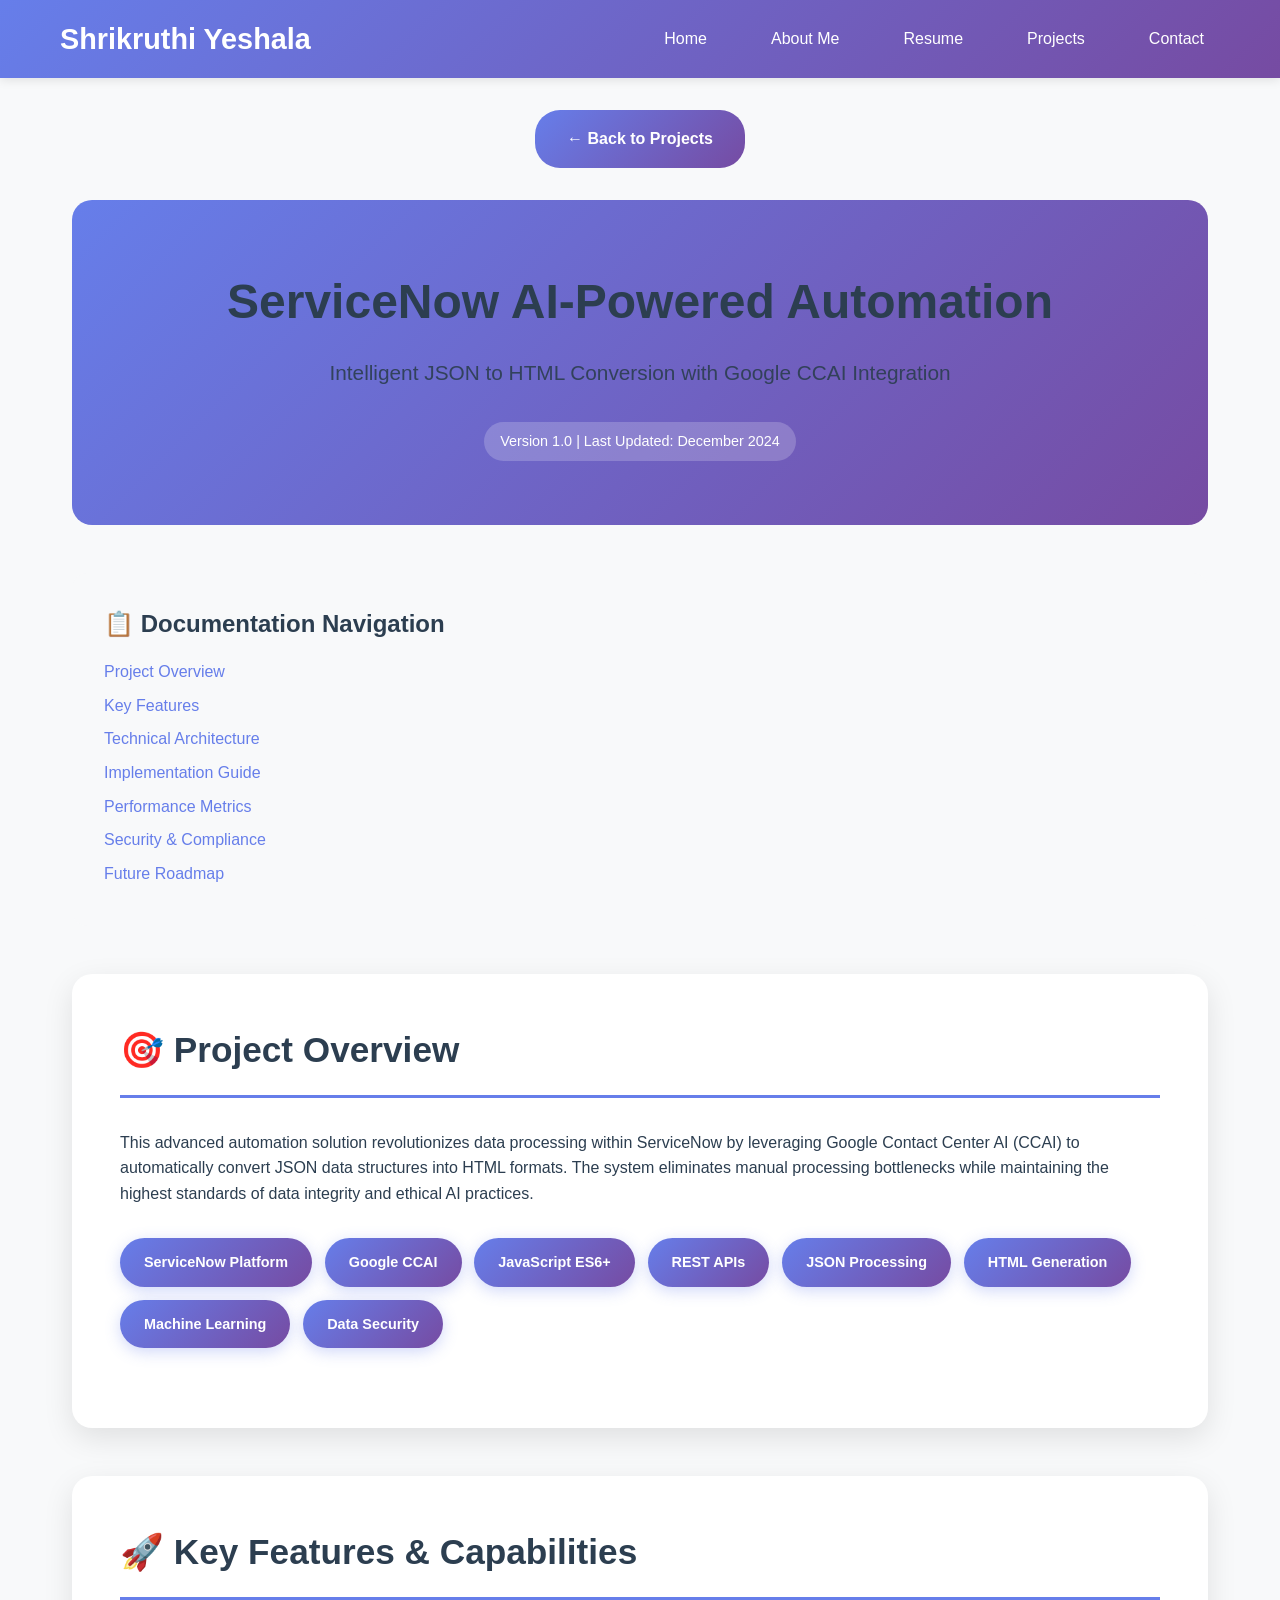
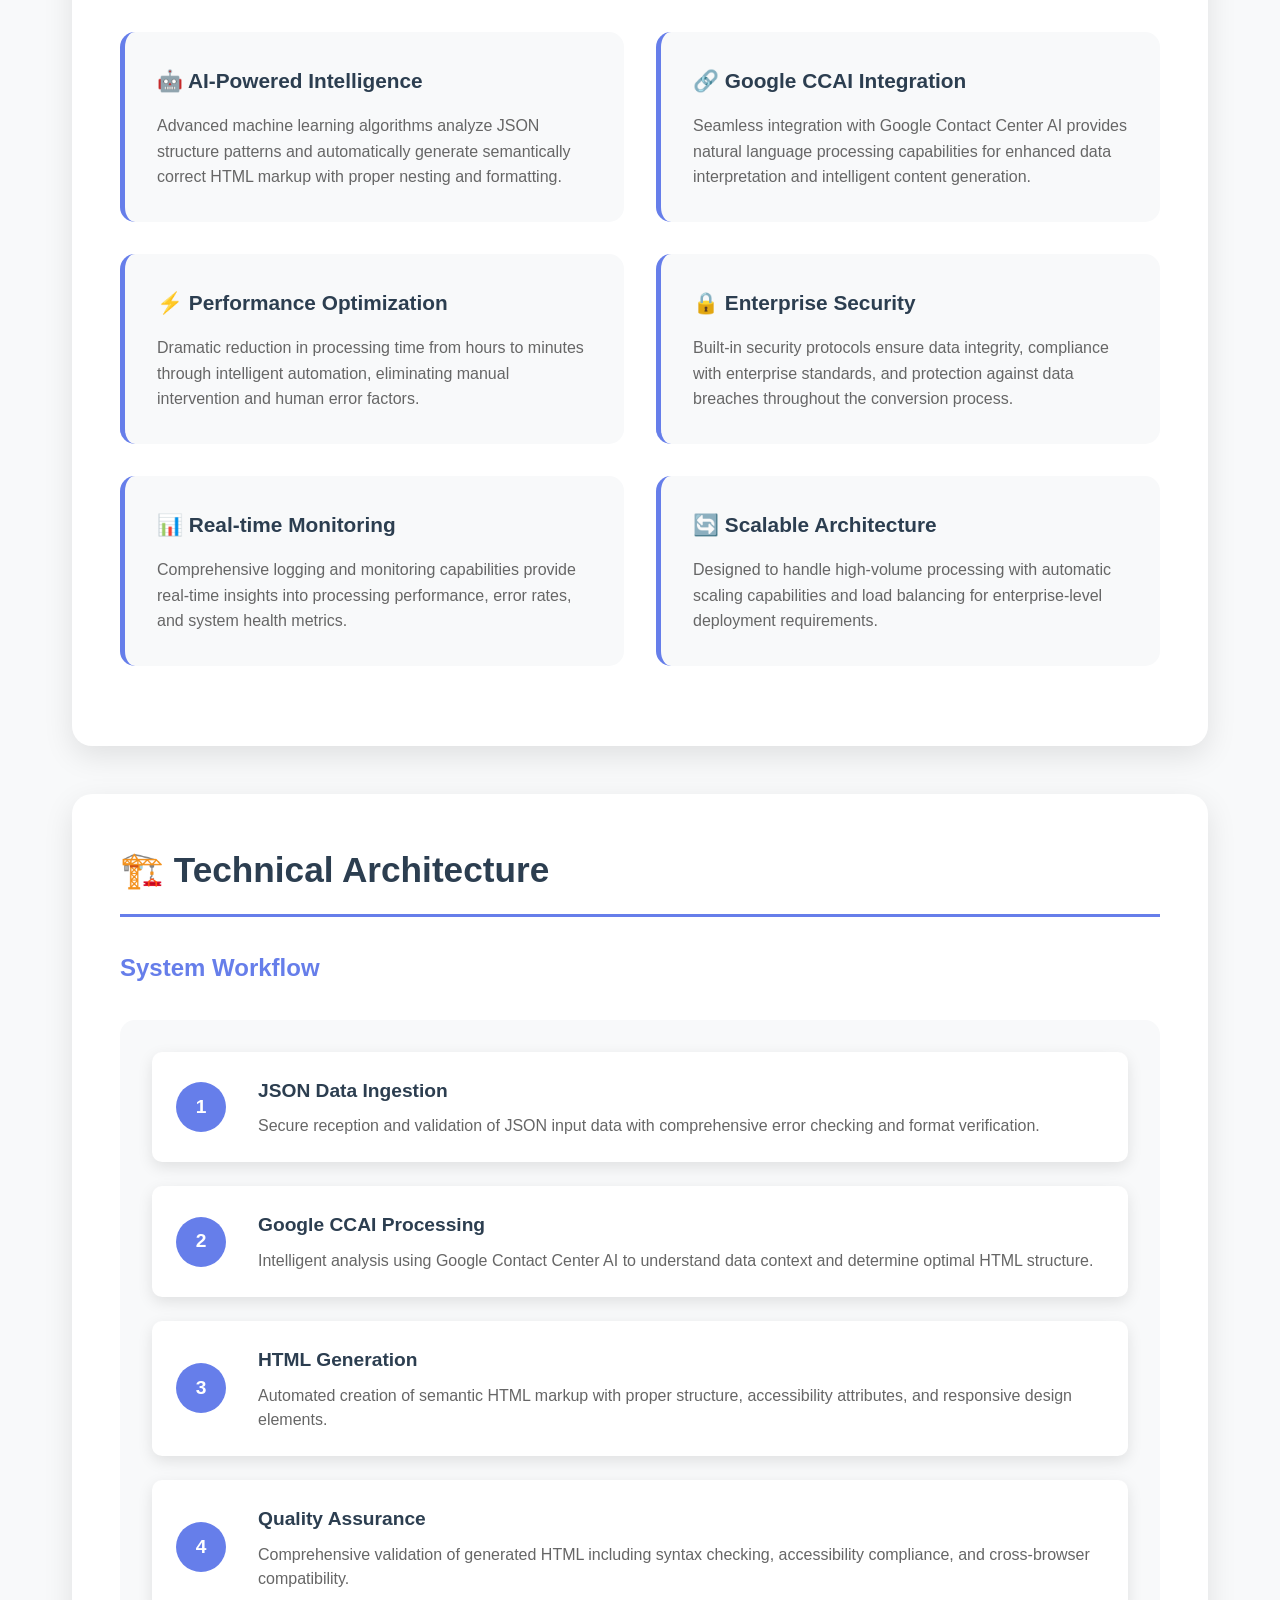
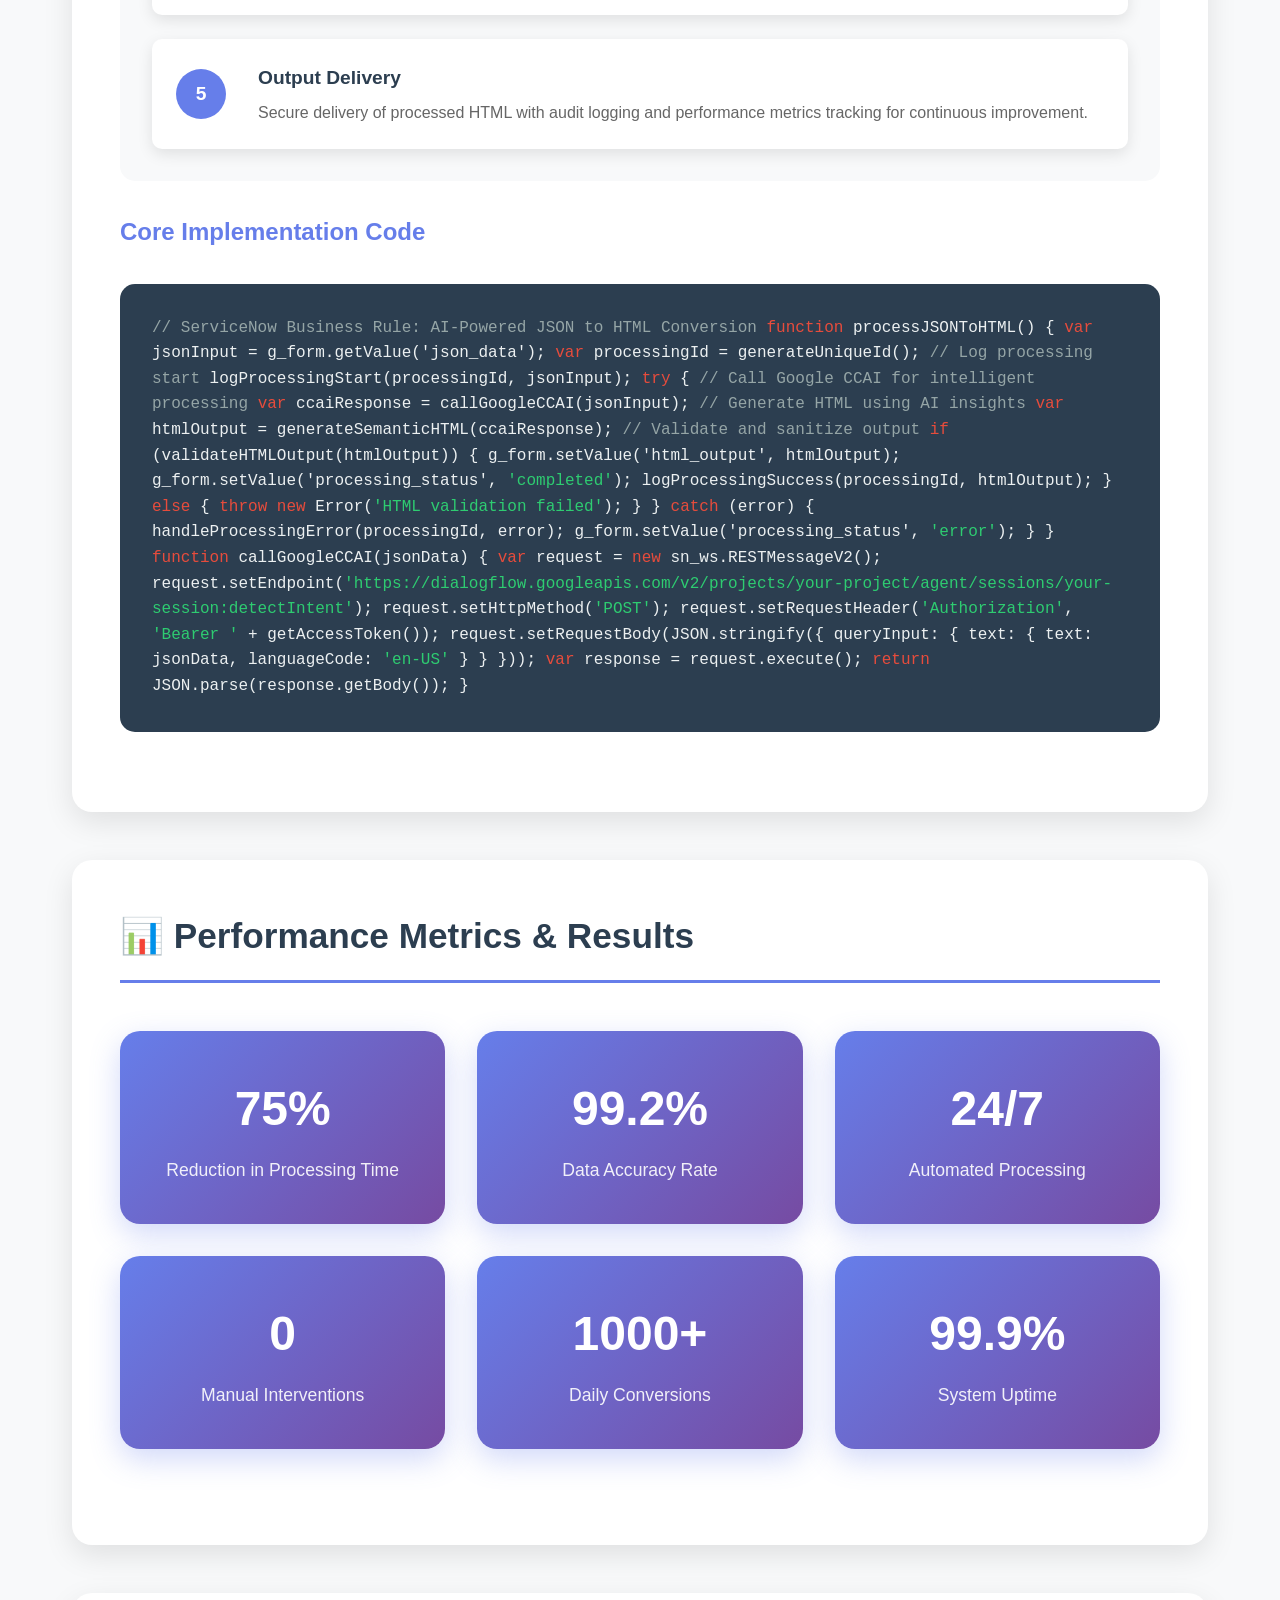
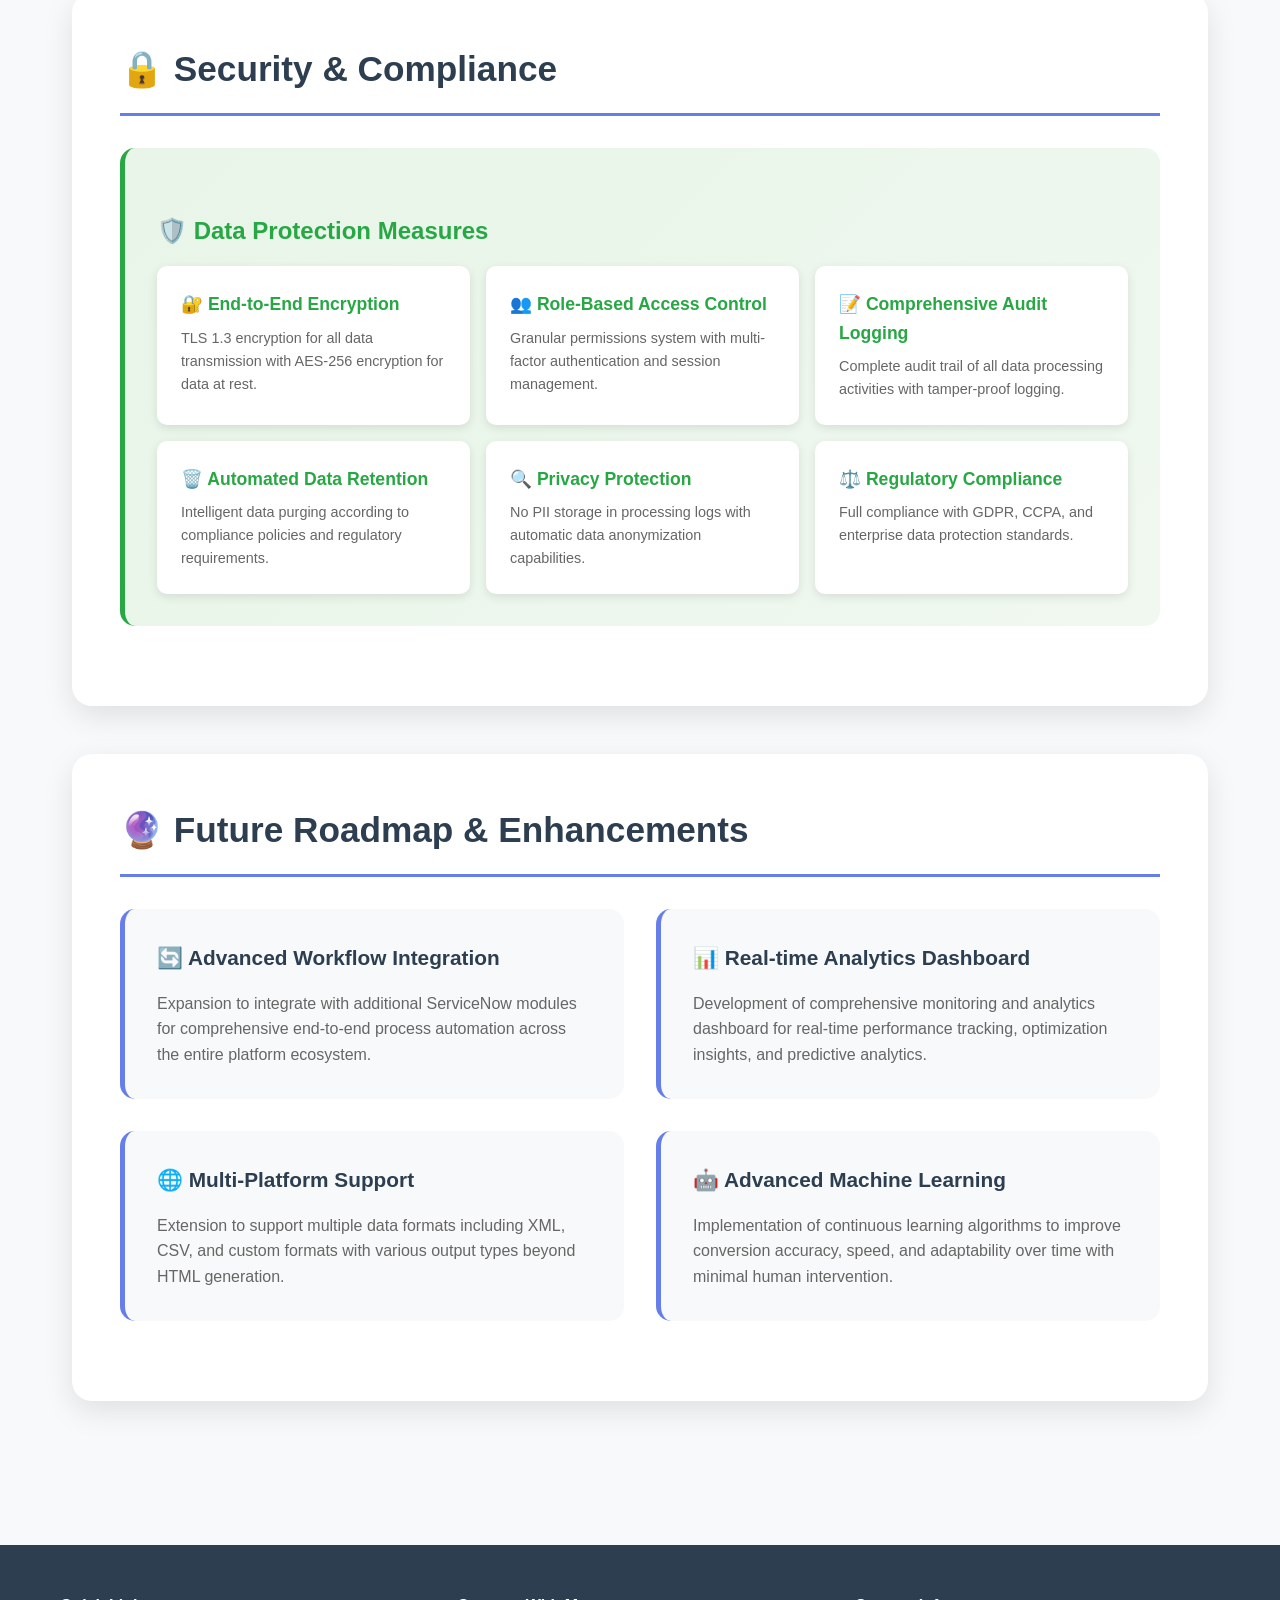
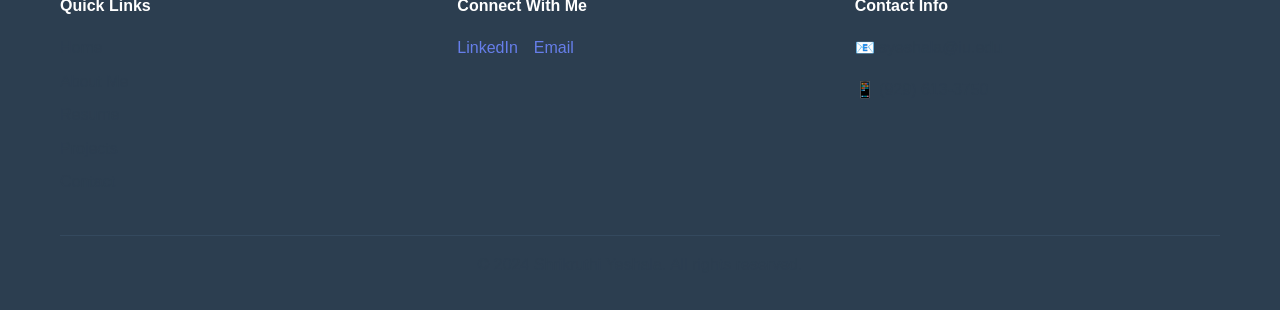
<file: servicenow-documentation.html>
<!DOCTYPE html>
<html lang="en">
<head>
    <meta charset="UTF-8">
    <meta name="viewport" content="width=device-width, initial-scale=1.0">
    <title>ServiceNow AI Automation - Technical Documentation</title>
    <link rel="stylesheet" href="styles.css">
    <style>
        .doc-wrapper {
            max-width: 1200px;
            margin: 0 auto;
            padding: 2rem;
        }
        
        .doc-hero {
            background: linear-gradient(135deg, #667eea 0%, #764ba2 100%);
            color: white;
            padding: 4rem 2rem;
            border-radius: 20px;
            text-align: center;
            margin-bottom: 3rem;
        }
        
        .doc-hero h1 {
            font-size: 3rem;
            margin-bottom: 1rem;
            font-weight: 700;
        }
        
        .doc-hero .subtitle {
            font-size: 1.3rem;
            opacity: 0.9;
            margin-bottom: 2rem;
        }
        
        .doc-hero .version {
            background: rgba(255,255,255,0.2);
            padding: 0.5rem 1rem;
            border-radius: 20px;
            display: inline-block;
            font-size: 0.9rem;
        }
        
        .doc-nav {
            background: #f8f9fa;
            padding: 2rem;
            border-radius: 15px;
            margin-bottom: 3rem;
        }
        
        .doc-nav h3 {
            color: #2c3e50;
            margin-bottom: 1rem;
        }
        
        .doc-nav ul {
            list-style: none;
            padding: 0;
        }
        
        .doc-nav li {
            margin-bottom: 0.5rem;
        }
        
        .doc-nav a {
            color: #667eea;
            text-decoration: none;
            font-weight: 500;
            transition: color 0.3s ease;
        }
        
        .doc-nav a:hover {
            color: #2c3e50;
        }
        
        .doc-section {
            background: white;
            padding: 3rem;
            border-radius: 20px;
            box-shadow: 0 10px 30px rgba(0,0,0,0.1);
            margin-bottom: 3rem;
        }
        
        .doc-section h2 {
            color: #2c3e50;
            font-size: 2.2rem;
            margin-bottom: 2rem;
            padding-bottom: 1rem;
            border-bottom: 3px solid #667eea;
        }
        
        .doc-section h3 {
            color: #667eea;
            font-size: 1.5rem;
            margin: 2rem 0 1rem 0;
        }
        
        .feature-showcase {
            display: grid;
            grid-template-columns: repeat(auto-fit, minmax(350px, 1fr));
            gap: 2rem;
            margin: 2rem 0;
        }
        
        .feature-card {
            background: #f8f9fa;
            padding: 2rem;
            border-radius: 15px;
            border-left: 5px solid #667eea;
            transition: transform 0.3s ease, box-shadow 0.3s ease;
        }
        
        .feature-card:hover {
            transform: translateY(-5px);
            box-shadow: 0 15px 40px rgba(0,0,0,0.15);
        }
        
        .feature-card h4 {
            color: #2c3e50;
            font-size: 1.3rem;
            margin-bottom: 1rem;
            display: flex;
            align-items: center;
            gap: 0.5rem;
        }
        
        .feature-card p {
            color: #666;
            line-height: 1.6;
            margin: 0;
        }
        
        .tech-badges {
            display: flex;
            flex-wrap: wrap;
            gap: 0.8rem;
            margin: 2rem 0;
        }
        
        .tech-badge {
            background: linear-gradient(135deg, #667eea 0%, #764ba2 100%);
            color: white;
            padding: 0.8rem 1.5rem;
            border-radius: 25px;
            font-weight: 600;
            font-size: 0.9rem;
            box-shadow: 0 4px 15px rgba(102, 126, 234, 0.3);
        }
        
        .metrics-showcase {
            display: grid;
            grid-template-columns: repeat(auto-fit, minmax(250px, 1fr));
            gap: 2rem;
            margin: 3rem 0;
        }
        
        .metric-card {
            background: linear-gradient(135deg, #667eea 0%, #764ba2 100%);
            color: white;
            padding: 2.5rem;
            border-radius: 20px;
            text-align: center;
            box-shadow: 0 10px 30px rgba(102, 126, 234, 0.3);
        }
        
        .metric-number {
            font-size: 3rem;
            font-weight: 700;
            margin-bottom: 0.5rem;
        }
        
        .metric-label {
            font-size: 1.1rem;
            opacity: 0.9;
        }
        
        .code-demo {
            background: #2c3e50;
            color: #ecf0f1;
            padding: 2rem;
            border-radius: 15px;
            margin: 2rem 0;
            overflow-x: auto;
            font-family: 'Courier New', monospace;
            line-height: 1.6;
        }
        
        .code-demo .comment {
            color: #95a5a6;
        }
        
        .code-demo .keyword {
            color: #e74c3c;
        }
        
        .code-demo .string {
            color: #2ecc71;
        }
        
        .implementation-flow {
            background: #f8f9fa;
            padding: 2rem;
            border-radius: 15px;
            margin: 2rem 0;
        }
        
        .flow-step {
            display: flex;
            align-items: center;
            margin-bottom: 1.5rem;
            padding: 1.5rem;
            background: white;
            border-radius: 10px;
            box-shadow: 0 5px 15px rgba(0,0,0,0.1);
        }
        
        .flow-step:last-child {
            margin-bottom: 0;
        }
        
        .step-number {
            background: #667eea;
            color: white;
            width: 50px;
            height: 50px;
            border-radius: 50%;
            display: flex;
            align-items: center;
            justify-content: center;
            font-weight: 700;
            font-size: 1.2rem;
            margin-right: 2rem;
            flex-shrink: 0;
        }
        
        .step-content h4 {
            color: #2c3e50;
            margin-bottom: 0.5rem;
            font-size: 1.2rem;
        }
        
        .step-content p {
            color: #666;
            margin: 0;
            line-height: 1.5;
        }
        
        .security-highlights {
            background: linear-gradient(135deg, #e8f5e8 0%, #f0f8f0 100%);
            padding: 2rem;
            border-radius: 15px;
            border-left: 5px solid #28a745;
            margin: 2rem 0;
        }
        
        .security-highlights h3 {
            color: #28a745;
            margin-bottom: 1rem;
        }
        
        .security-list {
            display: grid;
            grid-template-columns: repeat(auto-fit, minmax(300px, 1fr));
            gap: 1rem;
        }
        
        .security-item {
            background: white;
            padding: 1.5rem;
            border-radius: 10px;
            box-shadow: 0 3px 10px rgba(0,0,0,0.1);
        }
        
        .security-item h4 {
            color: #28a745;
            margin-bottom: 0.5rem;
            font-size: 1.1rem;
        }
        
        .security-item p {
            color: #666;
            margin: 0;
            font-size: 0.9rem;
        }
        
        .back-to-projects {
            text-align: center;
            margin-bottom: 2rem;
        }
        
        .back-to-projects a {
            background: linear-gradient(135deg, #667eea 0%, #764ba2 100%);
            color: white;
            padding: 1rem 2rem;
            border-radius: 25px;
            text-decoration: none;
            font-weight: 600;
            transition: transform 0.3s ease, box-shadow 0.3s ease;
            display: inline-block;
        }
        
        .back-to-projects a:hover {
            transform: translateY(-2px);
            box-shadow: 0 10px 25px rgba(102, 126, 234, 0.4);
        }
        
        @media (max-width: 768px) {
            .doc-wrapper {
                padding: 1rem;
            }
            
            .doc-hero h1 {
                font-size: 2rem;
            }
            
            .doc-section {
                padding: 2rem;
            }
            
            .feature-showcase {
                grid-template-columns: 1fr;
            }
            
            .metrics-showcase {
                grid-template-columns: repeat(auto-fit, minmax(200px, 1fr));
            }
        }
    </style>
</head>
<body>
    <header>
        <nav>
            <div class="nav-container">
                <div class="logo">
                    <h1>Shrikruthi Yeshala</h1>
                </div>
                <ul class="nav-links">
                    <li><a href="index.html">Home</a></li>
                    <li><a href="about.html">About Me</a></li>
                    <li><a href="resume.html">Resume</a></li>
                    <li><a href="projects.html">Projects</a></li>
                    <li><a href="contact.html">Contact</a></li>
                </ul>
                <div class="hamburger">
                    <span></span>
                    <span></span>
                    <span></span>
                </div>
            </div>
        </nav>
    </header>

    <main>
        <div class="doc-wrapper">
            <div class="back-to-projects">
                <a href="projects.html">← Back to Projects</a>
            </div>
            
            <div class="doc-hero">
                <h1>ServiceNow AI-Powered Automation</h1>
                <p class="subtitle">Intelligent JSON to HTML Conversion with Google CCAI Integration</p>
                <div class="version">Version 1.0 | Last Updated: December 2024</div>
            </div>

            <div class="doc-nav">
                <h3>📋 Documentation Navigation</h3>
                <ul>
                    <li><a href="#overview">Project Overview</a></li>
                    <li><a href="#features">Key Features</a></li>
                    <li><a href="#architecture">Technical Architecture</a></li>
                    <li><a href="#implementation">Implementation Guide</a></li>
                    <li><a href="#metrics">Performance Metrics</a></li>
                    <li><a href="#security">Security & Compliance</a></li>
                    <li><a href="#future">Future Roadmap</a></li>
                </ul>
            </div>

            <div class="doc-section" id="overview">
                <h2>🎯 Project Overview</h2>
                <p>This advanced automation solution revolutionizes data processing within ServiceNow by leveraging Google Contact Center AI (CCAI) to automatically convert JSON data structures into HTML formats. The system eliminates manual processing bottlenecks while maintaining the highest standards of data integrity and ethical AI practices.</p>
                
                <div class="tech-badges">
                    <span class="tech-badge">ServiceNow Platform</span>
                    <span class="tech-badge">Google CCAI</span>
                    <span class="tech-badge">JavaScript ES6+</span>
                    <span class="tech-badge">REST APIs</span>
                    <span class="tech-badge">JSON Processing</span>
                    <span class="tech-badge">HTML Generation</span>
                    <span class="tech-badge">Machine Learning</span>
                    <span class="tech-badge">Data Security</span>
                </div>
            </div>

            <div class="doc-section" id="features">
                <h2>🚀 Key Features & Capabilities</h2>
                <div class="feature-showcase">
                    <div class="feature-card">
                        <h4>🤖 AI-Powered Intelligence</h4>
                        <p>Advanced machine learning algorithms analyze JSON structure patterns and automatically generate semantically correct HTML markup with proper nesting and formatting.</p>
                    </div>
                    
                    <div class="feature-card">
                        <h4>🔗 Google CCAI Integration</h4>
                        <p>Seamless integration with Google Contact Center AI provides natural language processing capabilities for enhanced data interpretation and intelligent content generation.</p>
                    </div>
                    
                    <div class="feature-card">
                        <h4>⚡ Performance Optimization</h4>
                        <p>Dramatic reduction in processing time from hours to minutes through intelligent automation, eliminating manual intervention and human error factors.</p>
                    </div>
                    
                    <div class="feature-card">
                        <h4>🔒 Enterprise Security</h4>
                        <p>Built-in security protocols ensure data integrity, compliance with enterprise standards, and protection against data breaches throughout the conversion process.</p>
                    </div>
                    
                    <div class="feature-card">
                        <h4>📊 Real-time Monitoring</h4>
                        <p>Comprehensive logging and monitoring capabilities provide real-time insights into processing performance, error rates, and system health metrics.</p>
                    </div>
                    
                    <div class="feature-card">
                        <h4>🔄 Scalable Architecture</h4>
                        <p>Designed to handle high-volume processing with automatic scaling capabilities and load balancing for enterprise-level deployment requirements.</p>
                    </div>
                </div>
            </div>

            <div class="doc-section" id="architecture">
                <h2>🏗️ Technical Architecture</h2>
                <h3>System Workflow</h3>
                <div class="implementation-flow">
                    <div class="flow-step">
                        <div class="step-number">1</div>
                        <div class="step-content">
                            <h4>JSON Data Ingestion</h4>
                            <p>Secure reception and validation of JSON input data with comprehensive error checking and format verification.</p>
                        </div>
                    </div>
                    
                    <div class="flow-step">
                        <div class="step-number">2</div>
                        <div class="step-content">
                            <h4>Google CCAI Processing</h4>
                            <p>Intelligent analysis using Google Contact Center AI to understand data context and determine optimal HTML structure.</p>
                        </div>
                    </div>
                    
                    <div class="flow-step">
                        <div class="step-number">3</div>
                        <div class="step-content">
                            <h4>HTML Generation</h4>
                            <p>Automated creation of semantic HTML markup with proper structure, accessibility attributes, and responsive design elements.</p>
                        </div>
                    </div>
                    
                    <div class="flow-step">
                        <div class="step-number">4</div>
                        <div class="step-content">
                            <h4>Quality Assurance</h4>
                            <p>Comprehensive validation of generated HTML including syntax checking, accessibility compliance, and cross-browser compatibility.</p>
                        </div>
                    </div>
                    
                    <div class="flow-step">
                        <div class="step-number">5</div>
                        <div class="step-content">
                            <h4>Output Delivery</h4>
                            <p>Secure delivery of processed HTML with audit logging and performance metrics tracking for continuous improvement.</p>
                        </div>
                    </div>
                </div>

                <h3>Core Implementation Code</h3>
                <div class="code-demo">
<span class="comment">// ServiceNow Business Rule: AI-Powered JSON to HTML Conversion</span>
<span class="keyword">function</span> processJSONToHTML() {
    <span class="keyword">var</span> jsonInput = g_form.getValue('json_data');
    <span class="keyword">var</span> processingId = generateUniqueId();
    
    <span class="comment">// Log processing start</span>
    logProcessingStart(processingId, jsonInput);
    
    <span class="keyword">try</span> {
        <span class="comment">// Call Google CCAI for intelligent processing</span>
        <span class="keyword">var</span> ccaiResponse = callGoogleCCAI(jsonInput);
        
        <span class="comment">// Generate HTML using AI insights</span>
        <span class="keyword">var</span> htmlOutput = generateSemanticHTML(ccaiResponse);
        
        <span class="comment">// Validate and sanitize output</span>
        <span class="keyword">if</span> (validateHTMLOutput(htmlOutput)) {
            g_form.setValue('html_output', htmlOutput);
            g_form.setValue('processing_status', <span class="string">'completed'</span>);
            logProcessingSuccess(processingId, htmlOutput);
        } <span class="keyword">else</span> {
            <span class="keyword">throw</span> <span class="keyword">new</span> Error(<span class="string">'HTML validation failed'</span>);
        }
    } <span class="keyword">catch</span> (error) {
        handleProcessingError(processingId, error);
        g_form.setValue('processing_status', <span class="string">'error'</span>);
    }
}

<span class="keyword">function</span> callGoogleCCAI(jsonData) {
    <span class="keyword">var</span> request = <span class="keyword">new</span> sn_ws.RESTMessageV2();
    request.setEndpoint(<span class="string">'https://dialogflow.googleapis.com/v2/projects/your-project/agent/sessions/your-session:detectIntent'</span>);
    request.setHttpMethod(<span class="string">'POST'</span>);
    request.setRequestHeader(<span class="string">'Authorization'</span>, <span class="string">'Bearer '</span> + getAccessToken());
    request.setRequestBody(JSON.stringify({
        queryInput: {
            text: {
                text: jsonData,
                languageCode: <span class="string">'en-US'</span>
            }
        }
    }));
    
    <span class="keyword">var</span> response = request.execute();
    <span class="keyword">return</span> JSON.parse(response.getBody());
}
                </div>
            </div>

            <div class="doc-section" id="metrics">
                <h2>📊 Performance Metrics & Results</h2>
                <div class="metrics-showcase">
                    <div class="metric-card">
                        <div class="metric-number">75%</div>
                        <div class="metric-label">Reduction in Processing Time</div>
                    </div>
                    <div class="metric-card">
                        <div class="metric-number">99.2%</div>
                        <div class="metric-label">Data Accuracy Rate</div>
                    </div>
                    <div class="metric-card">
                        <div class="metric-number">24/7</div>
                        <div class="metric-label">Automated Processing</div>
                    </div>
                    <div class="metric-card">
                        <div class="metric-number">0</div>
                        <div class="metric-label">Manual Interventions</div>
                    </div>
                    <div class="metric-card">
                        <div class="metric-number">1000+</div>
                        <div class="metric-label">Daily Conversions</div>
                    </div>
                    <div class="metric-card">
                        <div class="metric-number">99.9%</div>
                        <div class="metric-label">System Uptime</div>
                    </div>
                </div>
            </div>

            <div class="doc-section" id="security">
                <h2>🔒 Security & Compliance</h2>
                <div class="security-highlights">
                    <h3>🛡️ Data Protection Measures</h3>
                    <div class="security-list">
                        <div class="security-item">
                            <h4>🔐 End-to-End Encryption</h4>
                            <p>TLS 1.3 encryption for all data transmission with AES-256 encryption for data at rest.</p>
                        </div>
                        <div class="security-item">
                            <h4>👥 Role-Based Access Control</h4>
                            <p>Granular permissions system with multi-factor authentication and session management.</p>
                        </div>
                        <div class="security-item">
                            <h4>📝 Comprehensive Audit Logging</h4>
                            <p>Complete audit trail of all data processing activities with tamper-proof logging.</p>
                        </div>
                        <div class="security-item">
                            <h4>🗑️ Automated Data Retention</h4>
                            <p>Intelligent data purging according to compliance policies and regulatory requirements.</p>
                        </div>
                        <div class="security-item">
                            <h4>🔍 Privacy Protection</h4>
                            <p>No PII storage in processing logs with automatic data anonymization capabilities.</p>
                        </div>
                        <div class="security-item">
                            <h4>⚖️ Regulatory Compliance</h4>
                            <p>Full compliance with GDPR, CCPA, and enterprise data protection standards.</p>
                        </div>
                    </div>
                </div>
            </div>

            <div class="doc-section" id="future">
                <h2>🔮 Future Roadmap & Enhancements</h2>
                <div class="feature-showcase">
                    <div class="feature-card">
                        <h4>🔄 Advanced Workflow Integration</h4>
                        <p>Expansion to integrate with additional ServiceNow modules for comprehensive end-to-end process automation across the entire platform ecosystem.</p>
                    </div>
                    
                    <div class="feature-card">
                        <h4>📊 Real-time Analytics Dashboard</h4>
                        <p>Development of comprehensive monitoring and analytics dashboard for real-time performance tracking, optimization insights, and predictive analytics.</p>
                    </div>
                    
                    <div class="feature-card">
                        <h4>🌐 Multi-Platform Support</h4>
                        <p>Extension to support multiple data formats including XML, CSV, and custom formats with various output types beyond HTML generation.</p>
                    </div>
                    
                    <div class="feature-card">
                        <h4>🤖 Advanced Machine Learning</h4>
                        <p>Implementation of continuous learning algorithms to improve conversion accuracy, speed, and adaptability over time with minimal human intervention.</p>
                    </div>
                </div>
            </div>
        </div>
    </main>

    <footer>
        <div class="container">
            <div class="footer-content">
                <div class="footer-section">
                    <h4>Quick Links</h4>
                    <ul>
                        <li><a href="index.html">Home</a></li>
                        <li><a href="about.html">About Me</a></li>
                        <li><a href="resume.html">Resume</a></li>
                        <li><a href="projects.html">Projects</a></li>
                        <li><a href="contact.html">Contact</a></li>
                    </ul>
                </div>
                <div class="footer-section">
                    <h4>Connect With Me</h4>
                    <div class="social-links">
                        <a href="https://www.linkedin.com/in/shrikruthi-yeshala/" target="_blank" rel="noopener noreferrer">LinkedIn</a>
                        <a href="mailto:syeshala@iu.edu">Email</a>
                    </div>
                </div>
                <div class="footer-section">
                    <h4>Contact Info</h4>
                    <p>📧 syeshala@iu.edu</p>
                    <p>📱 (929) 613-3750</p>
                </div>
            </div>
            <div class="footer-bottom">
                <p>&copy; 2024 Shrikruthi Yeshala. All rights reserved.</p>
            </div>
        </div>
    </footer>

    <script src="script.js"></script>
</body>
</html>
</file>
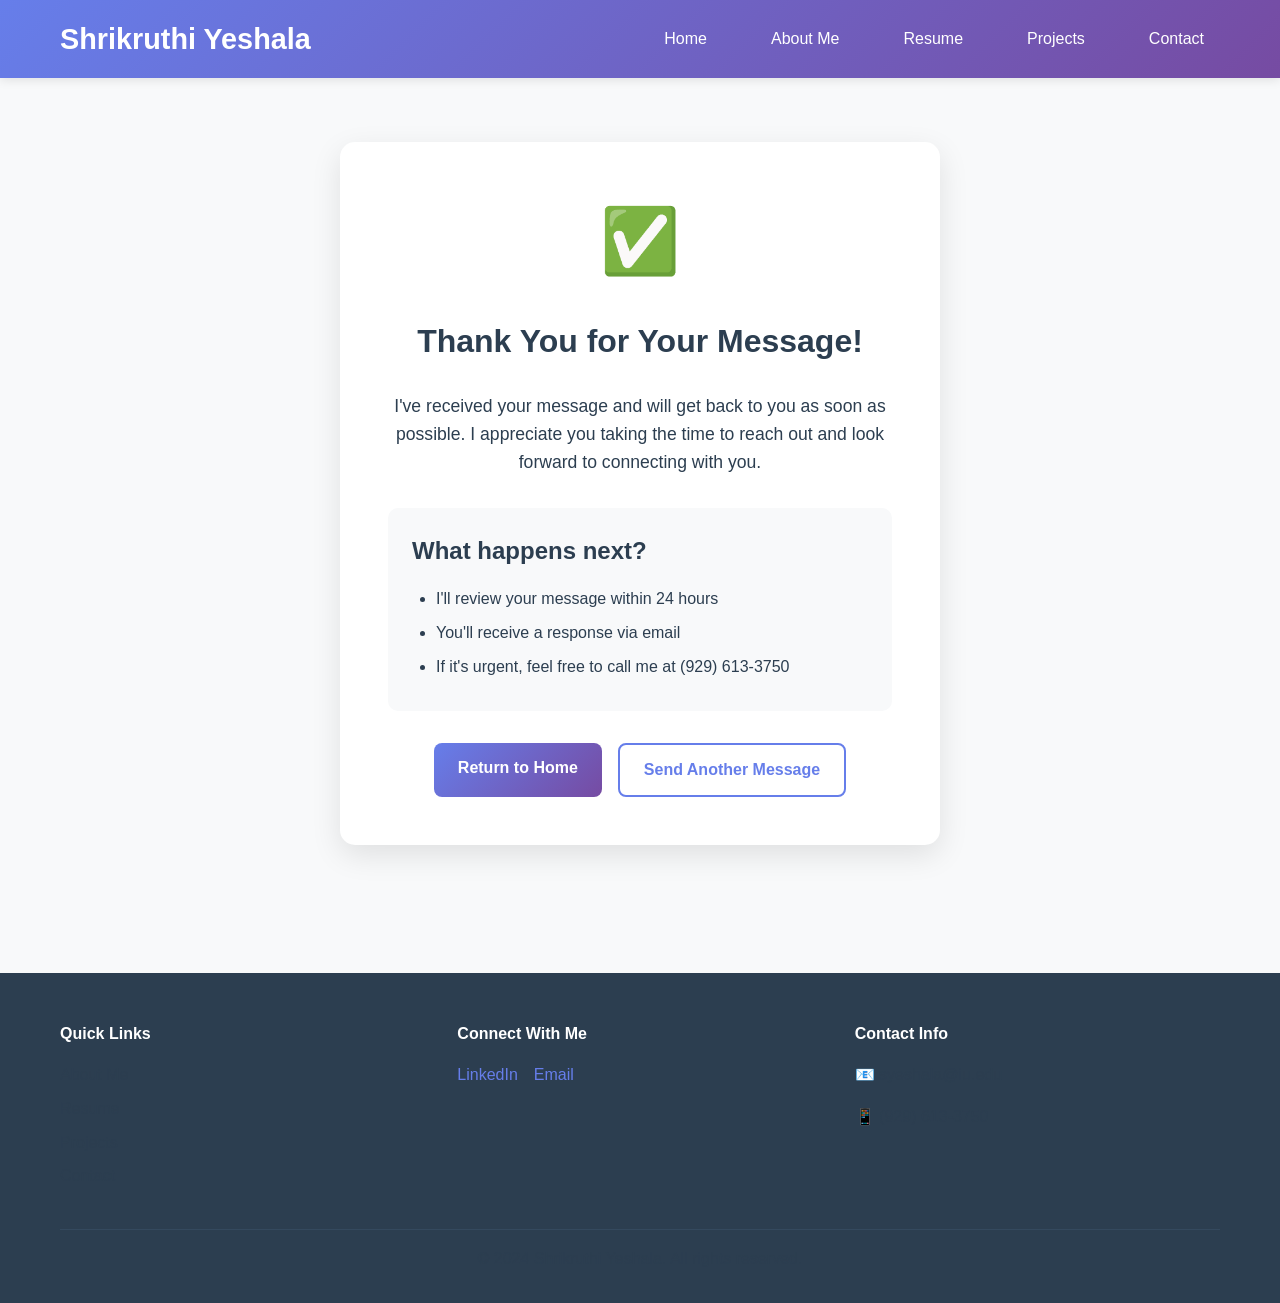
<file: thankyou.html>
<!DOCTYPE html>
<html lang="en">
<head>
    <meta charset="UTF-8">
    <meta name="viewport" content="width=device-width, initial-scale=1.0">
    <title>Thank You - Shrikruthi Yeshala</title>
    <link rel="stylesheet" href="styles.css">
</head>
<body>
    <header>
        <nav>
            <div class="nav-container">
                <div class="logo">
                    <h1>Shrikruthi Yeshala</h1>
                </div>
                <ul class="nav-links">
                    <li><a href="index.html">Home</a></li>
                    <li><a href="about.html">About Me</a></li>
                    <li><a href="resume.html">Resume</a></li>
                    <li><a href="projects.html">Projects</a></li>
                    <li><a href="contact.html">Contact</a></li>
                </ul>
                <div class="hamburger">
                    <span></span>
                    <span></span>
                    <span></span>
                </div>
            </div>
        </nav>
    </header>

    <main>
        <section class="thankyou-content">
            <div class="container">
                <div class="thankyou-card">
                    <div class="thankyou-icon">✅</div>
                    <h2>Thank You for Your Message!</h2>
                    <p class="thankyou-message">
                        I've received your message and will get back to you as soon as possible. 
                        I appreciate you taking the time to reach out and look forward to connecting with you.
                    </p>
                    
                    <div class="thankyou-details">
                        <h3>What happens next?</h3>
                        <ul>
                            <li>I'll review your message within 24 hours</li>
                            <li>You'll receive a response via email</li>
                            <li>If it's urgent, feel free to call me at (929) 613-3750</li>
                        </ul>
                    </div>

                    <div class="thankyou-actions">
                        <a href="index.html" class="btn btn-primary">Return to Home</a>
                        <a href="contact.html" class="btn btn-secondary">Send Another Message</a>
                    </div>
                </div>
            </div>
        </section>
    </main>

    <footer>
        <div class="container">
            <div class="footer-content">
                <div class="footer-section">
                    <h4>Quick Links</h4>
                    <ul>
                        <li><a href="about.html">About Me</a></li>
                        <li><a href="resume.html">Resume</a></li>
                        <li><a href="projects.html">Projects</a></li>
                        <li><a href="contact.html">Contact</a></li>
                    </ul>
                </div>
                <div class="footer-section">
                    <h4>Connect With Me</h4>
                    <div class="social-links">
                        <a href="https://www.linkedin.com/in/shrikruthi-yeshala/" target="_blank" rel="noopener noreferrer">LinkedIn</a>
                        <a href="mailto:syeshala@iu.edu">Email</a>
                    </div>
                </div>
                <div class="footer-section">
                    <h4>Contact Info</h4>
                    <p>📧 syeshala@iu.edu</p>
                    <p>📱 (929) 613-3750</p>
                </div>
            </div>
            <div class="footer-bottom">
                <p>&copy; 2024 Shrikruthi Yeshala. All rights reserved.</p>
            </div>
        </div>
    </footer>

    <script src="script.js"></script>
</body>
</html>
</file>
<file: styles.css>
/* Reset and Base Styles */
* {
    margin: 0;
    padding: 0;
    box-sizing: border-box;
}

body {
    font-family: 'Segoe UI', Tahoma, Geneva, Verdana, sans-serif;
    line-height: 1.6;
    color: #333;
    background-color: #f8f9fa;
}

.container {
    max-width: 1200px;
    margin: 0 auto;
    padding: 0 20px;
}

/* Typography */
h1, h2, h3, h4, h5, h6 {
    margin-bottom: 1rem;
    color: #2c3e50;
}

h1 {
    font-size: 2.5rem;
    font-weight: 700;
}

h2 {
    font-size: 2rem;
    font-weight: 600;
}

h3 {
    font-size: 1.5rem;
    font-weight: 600;
}

p {
    margin-bottom: 1rem;
    color: #2c3e50;
}

/* Header and Navigation */
header {
    background: linear-gradient(135deg, #667eea 0%, #764ba2 100%);
    color: white;
    padding: 1rem 0;
    position: sticky;
    top: 0;
    z-index: 1000;
    box-shadow: 0 2px 10px rgba(0,0,0,0.1);
}

.nav-container {
    display: flex;
    justify-content: space-between;
    align-items: center;
    max-width: 1200px;
    margin: 0 auto;
    padding: 0 20px;
}

.logo h1 {
    color: white;
    font-size: 1.8rem;
    margin: 0;
}

.nav-links {
    display: flex;
    list-style: none;
    gap: 2rem;
}

.nav-links a {
    color: white;
    text-decoration: none;
    font-weight: 500;
    transition: color 0.3s ease;
    padding: 0.5rem 1rem;
    border-radius: 5px;
}

.nav-links a:hover,
.nav-links a.active {
    background-color: rgba(255, 255, 255, 0.2);
    color: #fff;
}

.hamburger {
    display: none;
    flex-direction: column;
    cursor: pointer;
}

.hamburger span {
    width: 25px;
    height: 3px;
    background: white;
    margin: 3px 0;
    transition: 0.3s;
}

/* Hero Section */
.hero {
    background: linear-gradient(135deg, #f5f7fa 0%, #c3cfe2 100%);
    padding: 4rem 0;
    min-height: 70vh;
    display: flex;
    align-items: center;
}

.hero-content {
    display: grid;
    grid-template-columns: 1fr 1fr;
    gap: 3rem;
    align-items: center;
    max-width: 1200px;
    margin: 0 auto;
    padding: 0 20px;
}

.hero-text h2 {
    font-size: 3rem;
    margin-bottom: 1rem;
    color: #2c3e50;
}

.hero-subtitle {
    font-size: 1.3rem;
    color: #667eea;
    font-weight: 600;
    margin-bottom: 1.5rem;
}

.hero-description {
    font-size: 1.1rem;
    margin-bottom: 2rem;
    color: #2c3e50;
}

.hero-buttons {
    display: flex;
    gap: 1rem;
    flex-wrap: wrap;
}

.profile-img {
    width: 100%;
    max-width: 400px;
    border-radius: 15px;
    box-shadow: 0 10px 30px rgba(0,0,0,0.2);
    transition: transform 0.3s ease;
}

.profile-img:hover {
    transform: scale(1.05);
}

/* Buttons */
.btn {
    display: inline-block;
    padding: 12px 24px;
    text-decoration: none;
    border-radius: 8px;
    font-weight: 600;
    transition: all 0.3s ease;
    border: none;
    cursor: pointer;
    font-size: 1rem;
}

.btn-primary {
    background: linear-gradient(135deg, #667eea 0%, #764ba2 100%);
    color: white;
}

.btn-primary:hover {
    transform: translateY(-2px);
    box-shadow: 0 5px 15px rgba(102, 126, 234, 0.4);
}

.btn-secondary {
    background: transparent;
    color: #667eea;
    border: 2px solid #667eea;
}

.btn-secondary:hover {
    background: #667eea;
    color: white;
    transform: translateY(-2px);
}

/* Highlights Section */
.highlights {
    padding: 4rem 0;
    background: white;
}

.highlights h3 {
    text-align: center;
    margin-bottom: 3rem;
    font-size: 2.5rem;
    color: #2c3e50;
}

.highlights-grid {
    display: grid;
    grid-template-columns: repeat(auto-fit, minmax(300px, 1fr));
    gap: 2rem;
}

.highlight-card {
    background: white;
    padding: 2rem;
    border-radius: 15px;
    box-shadow: 0 5px 20px rgba(0,0,0,0.1);
    text-align: center;
    transition: transform 0.3s ease, box-shadow 0.3s ease;
}

.highlight-card:hover {
    transform: translateY(-5px);
    box-shadow: 0 15px 40px rgba(0,0,0,0.15);
}

.highlight-icon {
    font-size: 3rem;
    margin-bottom: 1rem;
}

.highlight-card h4 {
    color: #667eea;
    margin-bottom: 1rem;
}

/* Page Headers */
.page-header {
    background: linear-gradient(135deg, #667eea 0%, #764ba2 100%);
    color: white;
    padding: 3rem 0;
    text-align: center;
}

.page-header h2 {
    color: white;
    font-size: 2.5rem;
    margin-bottom: 1rem;
}

.page-subtitle {
    font-size: 1.2rem;
    opacity: 0.9;
}

/* About Page */
.about-content {
    padding: 4rem 0;
}

.about-grid {
    display: grid;
    grid-template-columns: 2fr 1fr;
    gap: 3rem;
    align-items: start;
}

.about-section {
    margin-bottom: 2rem;
}

.about-section h3 {
    color: #667eea;
    margin-bottom: 1rem;
}

.about-img {
    width: 100%;
    border-radius: 15px;
    box-shadow: 0 10px 30px rgba(0,0,0,0.2);
    margin-bottom: 2rem;
}

.about-highlights {
    background: #f8f9fa;
    padding: 1.5rem;
    border-radius: 10px;
    border-left: 4px solid #667eea;
}

.highlight-item {
    display: flex;
    justify-content: space-between;
    align-items: center;
    margin-bottom: 0.5rem;
    padding: 0.5rem 0;
    border-bottom: 1px solid #e9ecef;
    min-height: 2rem;
}

.highlight-item:last-child {
    border-bottom: none;
}

.highlight-label {
    font-weight: 600;
    color: #2c3e50;
    flex: 0 0 120px;
    text-align: left;
}

.highlight-value {
    color: #667eea;
    font-weight: 500;
    flex: 1;
    text-align: right;
}

.interests {
    background: #f8f9fa;
    padding: 4rem 0;
}

.interests h3 {
    text-align: center;
    margin-bottom: 3rem;
    color: #2c3e50;
}

.interests-grid {
    display: grid;
    grid-template-columns: repeat(auto-fit, minmax(250px, 1fr));
    gap: 2rem;
}

.interest-card {
    background: white;
    padding: 2rem;
    border-radius: 15px;
    text-align: center;
    box-shadow: 0 5px 20px rgba(0,0,0,0.1);
    transition: transform 0.3s ease;
}

.interest-card:hover {
    transform: translateY(-5px);
}

.interest-icon {
    font-size: 2.5rem;
    margin-bottom: 1rem;
}

/* Resume Page */
.resume-content {
    padding: 4rem 0;
    background: white;
}

.resume-header {
    text-align: center;
    margin-bottom: 3rem;
    padding: 2rem;
    background: linear-gradient(135deg, #f8f9fa 0%, #e9ecef 100%);
    border-radius: 15px;
}

.resume-header h1 {
    color: #2c3e50;
    margin-bottom: 1rem;
}

.contact-info {
    color: #667eea;
    font-size: 1.1rem;
}

.resume-section {
    margin-bottom: 3rem;
    padding: 2rem;
    background: #f8f9fa;
    border-radius: 15px;
    border-left: 4px solid #667eea;
}

.resume-section h2 {
    color: #2c3e50;
    margin-bottom: 1.5rem;
    font-size: 1.8rem;
}

.education-item,
.experience-item {
    margin-bottom: 2rem;
    padding: 1.5rem;
    background: white;
    border-radius: 10px;
    box-shadow: 0 2px 10px rgba(0,0,0,0.1);
}

.education-header,
.experience-header {
    display: flex;
    justify-content: space-between;
    align-items: flex-start;
    margin-bottom: 0.5rem;
    flex-wrap: wrap;
    gap: 1rem;
}

.education-header h3,
.experience-header h3 {
    color: #2c3e50;
    margin-bottom: 0.5rem;
}

.date {
    color: #667eea;
    font-weight: 600;
    white-space: nowrap;
}

.degree,
.position {
    color: #667eea;
    font-weight: 600;
    font-size: 1.1rem;
    margin-bottom: 1rem;
}

.gpa {
    color: #28a745;
    font-weight: 600;
    margin-bottom: 1rem;
}

.resume-section ul {
    margin-left: 1.5rem;
}

.resume-section li {
    margin-bottom: 0.5rem;
    color: #2c3e50;
}

.tech-grid {
    display: grid;
    grid-template-columns: repeat(auto-fit, minmax(250px, 1fr));
    gap: 1.5rem;
}

.tech-category {
    background: white;
    padding: 1.5rem;
    border-radius: 10px;
    box-shadow: 0 2px 10px rgba(0,0,0,0.1);
}

.tech-category h4 {
    color: #667eea;
    margin-bottom: 0.5rem;
}

/* Projects Page */
.projects-content {
    padding: 4rem 0;
}

.project-card {
    display: grid;
    grid-template-columns: 1fr 2fr;
    gap: 2rem;
    margin-bottom: 3rem;
    background: white;
    border-radius: 15px;
    box-shadow: 0 5px 20px rgba(0,0,0,0.1);
    overflow: hidden;
    transition: transform 0.3s ease, box-shadow 0.3s ease;
}

.project-card:hover {
    transform: translateY(-5px);
    box-shadow: 0 15px 40px rgba(0,0,0,0.15);
}

.project-image {
    overflow: hidden;
}

.project-img {
    width: 100%;
    height: 250px;
    object-fit: cover;
    transition: transform 0.3s ease;
}

.project-card:hover .project-img {
    transform: scale(1.05);
}

.project-details {
    padding: 2rem;
}

.project-details h3 {
    color: #2c3e50;
    margin-bottom: 1rem;
}

.project-meta {
    display: flex;
    gap: 1rem;
    margin-bottom: 1rem;
    flex-wrap: wrap;
}

.project-type,
.project-date {
    background: #667eea;
    color: white;
    padding: 0.3rem 0.8rem;
    border-radius: 20px;
    font-size: 0.9rem;
    font-weight: 500;
}

.project-date {
    background: #28a745;
}

.project-description {
    margin-bottom: 1.5rem;
    color: #2c3e50;
}

.project-features h4,
.project-tech h4 {
    color: #2c3e50;
    margin-bottom: 0.5rem;
    font-size: 1.1rem;
}

.project-features ul {
    margin-left: 1.5rem;
    margin-bottom: 1rem;
}

.project-features li {
    margin-bottom: 0.3rem;
    color: #2c3e50;
}

.tech-tags {
    display: flex;
    flex-wrap: wrap;
    gap: 0.5rem;
    margin-bottom: 1.5rem;
}

.tech-tag {
    background: #f8f9fa;
    color: #667eea;
    padding: 0.3rem 0.8rem;
    border-radius: 15px;
    font-size: 0.9rem;
    font-weight: 500;
    border: 1px solid #e9ecef;
}

.project-links {
    display: flex;
    gap: 1rem;
    flex-wrap: wrap;
}

/* Side-by-side project layout */
.project-row{
  display:flex;
  align-items:center;           /* vertical alignment with text */
  gap:2rem;                     /* space between image and text */
  padding:1.25rem;
}

.project-media{
  flex:0 0 44%;                 /* image column */
  display:flex;
  justify-content:center;
}

.project-media img{
  width:100%;
  max-width:520px;              /* keep it tidy */
  height:auto;
  border-radius:12px;
  border:1px solid rgba(0,0,0,0.06);
  box-shadow:0 10px 30px rgba(11,15,30,0.06);
}

.project-content{
  flex:1 1 56%;                 /* text column */
  min-width:0;
}

.project-content h3{ margin:0 0 .5rem }
.project-content h4{ margin:1rem 0 .4rem }
.project-content ul{ margin:.25rem 0 0 1.1rem; padding:0 }
.project-content li{ margin:.3rem 0 }

/* tiny pill tags reuse */
.pill{
  display:inline-block;
  padding:.25rem .6rem;
  border-radius:999px;
  background:rgba(124,58,237,.08);
  border:1px solid rgba(124,58,237,.15);
  font-size:.85rem;
  margin-right:.4rem;
}

/* Mobile: stack and keep spacing nice */
@media (max-width:900px){
  .project-row{ flex-direction:column; align-items:stretch; }
  .project-media{ order:-1 }     /* screenshot on top */
  .project-media img{ max-width:100% }
}

/* Contact Page */
.contact-content {
    padding: 4rem 0;
}

.contact-grid {
    display: grid;
    grid-template-columns: 1fr 1fr;
    gap: 3rem;
}

.contact-info h3 {
    color: #2c3e50;
    margin-bottom: 1rem;
}

.contact-methods {
    margin-bottom: 2rem;
}

.contact-method {
    display: flex;
    align-items: center;
    margin-bottom: 1.5rem;
    padding: 1rem;
    background: #f8f9fa;
    border-radius: 10px;
    transition: background-color 0.3s ease;
}

.contact-method:hover {
    background: #e9ecef;
}

.contact-icon {
    font-size: 2rem;
    margin-right: 1rem;
}

.contact-details h4 {
    color: #2c3e50;
    margin-bottom: 0.3rem;
}

.contact-details a {
    color: #667eea;
    text-decoration: none;
    font-weight: 500;
}

.contact-details a:hover {
    text-decoration: underline;
}

.availability {
    background: #f8f9fa;
    padding: 1.5rem;
    border-radius: 10px;
    border-left: 4px solid #667eea;
}

.availability h4 {
    color: #2c3e50;
    margin-bottom: 1rem;
}

.availability ul {
    margin-left: 1.5rem;
}

.availability li {
    margin-bottom: 0.3rem;
    color: #2c3e50;
}

/* Contact Form */
.contact-form-container {
    background: white;
    padding: 2rem;
    border-radius: 15px;
    box-shadow: 0 5px 20px rgba(0,0,0,0.1);
}

.contact-form-container h3 {
    color: #2c3e50;
    margin-bottom: 1.5rem;
    text-align: center;
}

.form-group {
    margin-bottom: 1.5rem;
}

.form-group label {
    display: block;
    margin-bottom: 0.5rem;
    color: #2c3e50;
    font-weight: 600;
}

.form-group input,
.form-group textarea {
    width: 100%;
    padding: 12px;
    border: 2px solid #e9ecef;
    border-radius: 8px;
    font-size: 1rem;
    transition: border-color 0.3s ease, box-shadow 0.3s ease;
}

.form-group input:focus,
.form-group textarea:focus {
    outline: none;
    border-color: #667eea;
    box-shadow: 0 0 0 3px rgba(102, 126, 234, 0.1);
}

.error-message {
    color: #dc3545;
    font-size: 0.9rem;
    margin-top: 0.3rem;
    display: block;
}

.form-alert {
    min-height: 1.5rem;
    margin-bottom: 1rem;
    padding: 0.75rem 1rem;
    border-radius: 8px;
    font-size: 0.95rem;
    font-weight: 500;
    display: none;
}

.form-alert.success {
    display: block;
    background-color: rgba(40, 167, 69, 0.1);
    color: #1e7e34;
    border: 1px solid rgba(40, 167, 69, 0.25);
}

.form-alert.error {
    display: block;
    background-color: rgba(220, 53, 69, 0.1);
    color: #a71d2a;
    border: 1px solid rgba(220, 53, 69, 0.25);
}

.form-alert.info {
    display: block;
    background-color: rgba(102, 126, 234, 0.1);
    color: #364fc7;
    border: 1px solid rgba(102, 126, 234, 0.25);
}

/* Thank You Page */
.thankyou-content {
    padding: 4rem 0;
    min-height: 60vh;
    display: flex;
    align-items: center;
}

.thankyou-card {
    background: white;
    padding: 3rem;
    border-radius: 15px;
    box-shadow: 0 10px 30px rgba(0,0,0,0.1);
    text-align: center;
    max-width: 600px;
    margin: 0 auto;
}

.thankyou-icon {
    font-size: 4rem;
    margin-bottom: 1.5rem;
}

.thankyou-card h2 {
    color: #2c3e50;
    margin-bottom: 1.5rem;
}

.thankyou-message {
    font-size: 1.1rem;
    color: #2c3e50;
    margin-bottom: 2rem;
}

.thankyou-details {
    background: #f8f9fa;
    padding: 1.5rem;
    border-radius: 10px;
    margin-bottom: 2rem;
    text-align: left;
}

.thankyou-details h3 {
    color: #2c3e50;
    margin-bottom: 1rem;
}

.thankyou-details ul {
    margin-left: 1.5rem;
}

.thankyou-details li {
    margin-bottom: 0.5rem;
    color: #2c3e50;
}

.thankyou-actions {
    display: flex;
    gap: 1rem;
    justify-content: center;
    flex-wrap: wrap;
}

/* Footer */
footer {
    background: #2c3e50;
    color: white;
    padding: 3rem 0 1rem;
    margin-top: 4rem;
}

.footer-content {
    display: grid;
    grid-template-columns: repeat(auto-fit, minmax(250px, 1fr));
    gap: 2rem;
    margin-bottom: 2rem;
}

.footer-section h4 {
    color: white;
    margin-bottom: 1rem;
}

.footer-section ul {
    list-style: none;
}

.footer-section li {
    margin-bottom: 0.5rem;
}

.footer-section a {
    color: #2c3e50;
    text-decoration: none;
    transition: color 0.3s ease;
}

.footer-section a:hover {
    color: white;
}

.social-links {
    display: flex;
    gap: 1rem;
    flex-wrap: wrap;
}

.social-links a {
    color: #667eea;
    font-weight: 500;
}

.footer-bottom {
    border-top: 1px solid #34495e;
    padding-top: 1rem;
    text-align: center;
    color: #2c3e50;
}

/* Responsive Design */
@media (max-width: 768px) {
    .hamburger {
        display: flex;
    }

    .nav-links {
        display: none;
        position: absolute;
        top: 100%;
        left: 0;
        width: 100%;
        background: #667eea;
        flex-direction: column;
        padding: 1rem;
        box-shadow: 0 2px 10px rgba(0,0,0,0.1);
    }

    .nav-links.active {
        display: flex;
    }

    .hero-content {
        grid-template-columns: 1fr;
        text-align: center;
    }

    .hero-text h2 {
        font-size: 2.5rem;
    }

    .about-grid {
        grid-template-columns: 1fr;
    }

    .contact-grid {
        grid-template-columns: 1fr;
    }

    .project-card {
        grid-template-columns: 1fr;
    }

    .education-header,
    .experience-header {
        flex-direction: column;
        align-items: flex-start;
    }

    .date {
        white-space: normal;
    }

    .hero-buttons {
        justify-content: center;
    }

    .thankyou-actions {
        flex-direction: column;
        align-items: center;
    }

    .highlight-item {
        flex-direction: column;
        align-items: flex-start;
        text-align: left;
    }

    .highlight-label {
        flex: none;
        margin-bottom: 0.3rem;
        font-size: 0.9rem;
    }

    .highlight-value {
        flex: none;
        text-align: left;
        font-size: 0.9rem;
    }

}

@media (max-width: 480px) {
    .container {
        padding: 0 15px;
    }

    .hero-text h2 {
        font-size: 2rem;
    }

    .hero-subtitle {
        font-size: 1.1rem;
    }

    .btn {
        padding: 10px 20px;
        font-size: 0.9rem;
    }

    .project-card {
        margin-bottom: 2rem;
    }

    .project-details {
        padding: 1.5rem;
    }

    .contact-form-container {
        padding: 1.5rem;
    }

    .thankyou-card {
        padding: 2rem;
    }
}

/* Accessibility */
@media (prefers-reduced-motion: reduce) {
    * {
        animation-duration: 0.01ms !important;
        animation-iteration-count: 1 !important;
        transition-duration: 0.01ms !important;
    }
}

/* Focus styles for accessibility */
a:focus,
button:focus,
input:focus,
textarea:focus {
    outline: 2px solid #667eea;
    outline-offset: 2px;
}

/* High contrast mode support */
@media (prefers-contrast: high) {
    .btn-primary {
        background: #000;
        color: #fff;
    }
    
    .btn-secondary {
        border-color: #000;
        color: #000;
    }
}

/* Placeholder image styling */
.placeholder-image {
  width: 100%;
  height: 300px;
  background: linear-gradient(135deg, #f8f9fa 0%, #e9ecef 100%);
  border: 2px dashed #667eea;
  border-radius: 12px;
  display: flex;
  align-items: center;
  justify-content: center;
  position: relative;
  overflow: hidden;
}

.placeholder-content {
  text-align: center;
  color: #667eea;
}

.placeholder-icon {
  font-size: 3rem;
  margin-bottom: 1rem;
  opacity: 0.8;
}

.placeholder-content h4 {
  color: #2c3e50;
  margin: 0 0 0.5rem 0;
  font-size: 1.2rem;
  font-weight: 600;
}

.placeholder-content p {
    color: #2c3e50;
  margin: 0;
  font-size: 0.9rem;
  font-style: italic;
}

/* Tweak placeholder on small screens */
@media (max-width: 900px){
  .placeholder-image { height: 250px; }
}

/* Fit screenshots inside the project card without changing the card background */
.project-media,
.screenshot-fit {
  position: relative;
  overflow: hidden;            /* hide any accidental overflow */
  border-radius: 12px;         /* optional: match card radius */
}

.screenshot-fit img {
  display: block;
  width: 100%;
  height: auto;                 /* keep aspect ratio */
  max-height: 420px;            /* shrink to fit the card */
  object-fit: contain;          /* no cropping; letterbox if needed */
  margin-inline: auto;
}

/* Tweak on small screens */
@media (max-width: 900px){
  .screenshot-fit img { max-height: 300px; }
}
</file>
